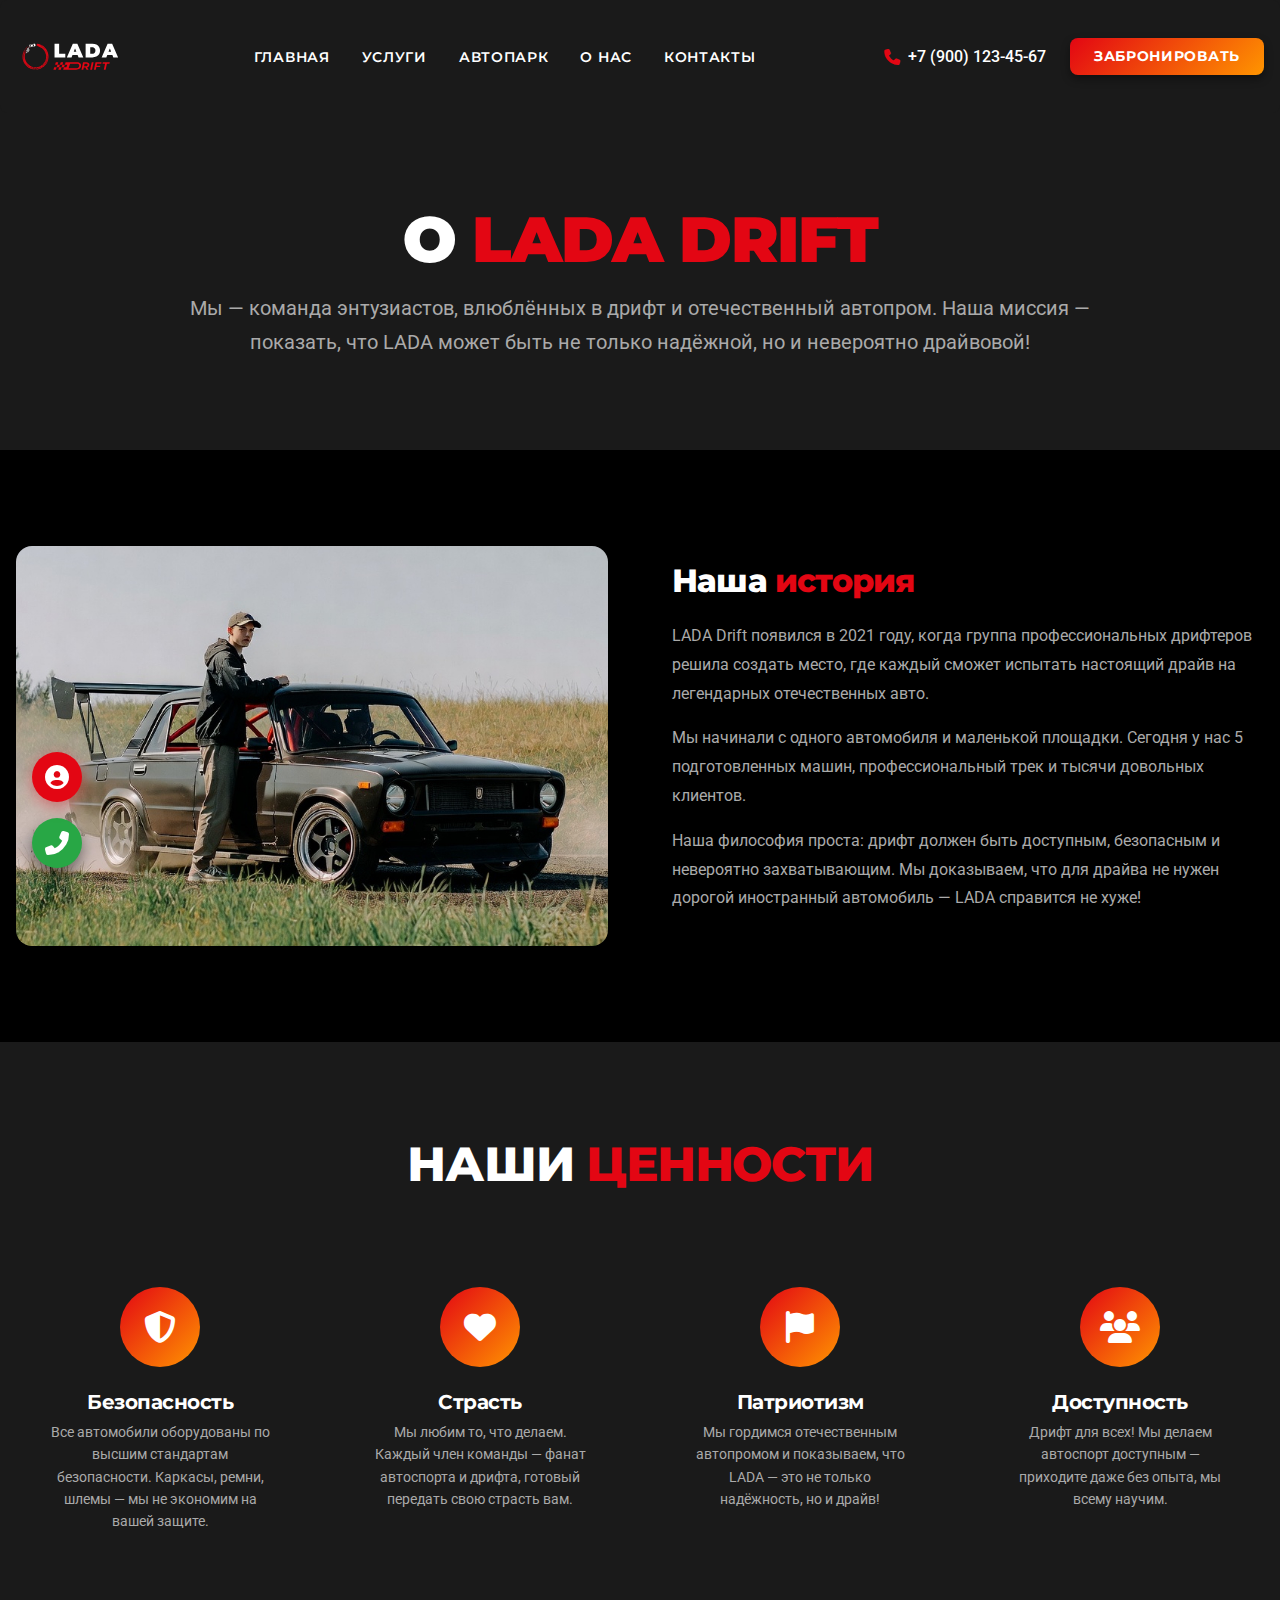
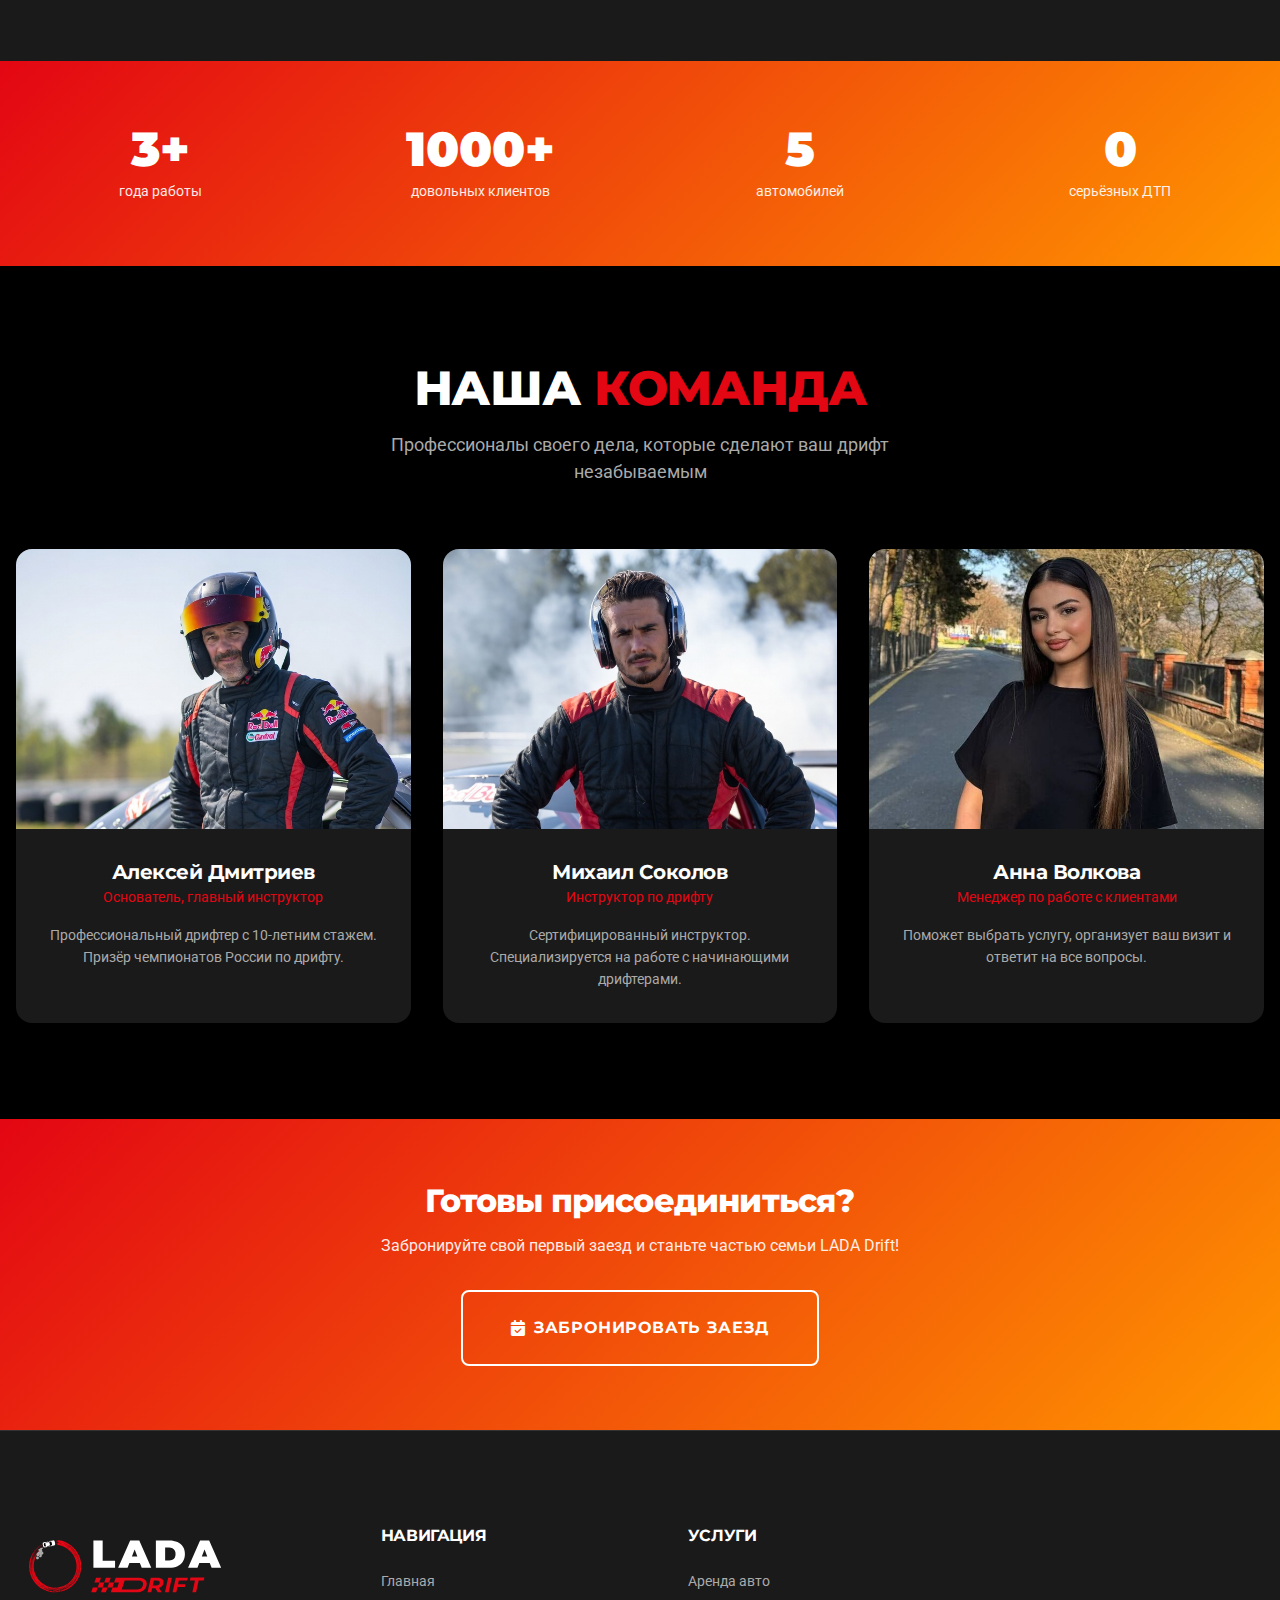
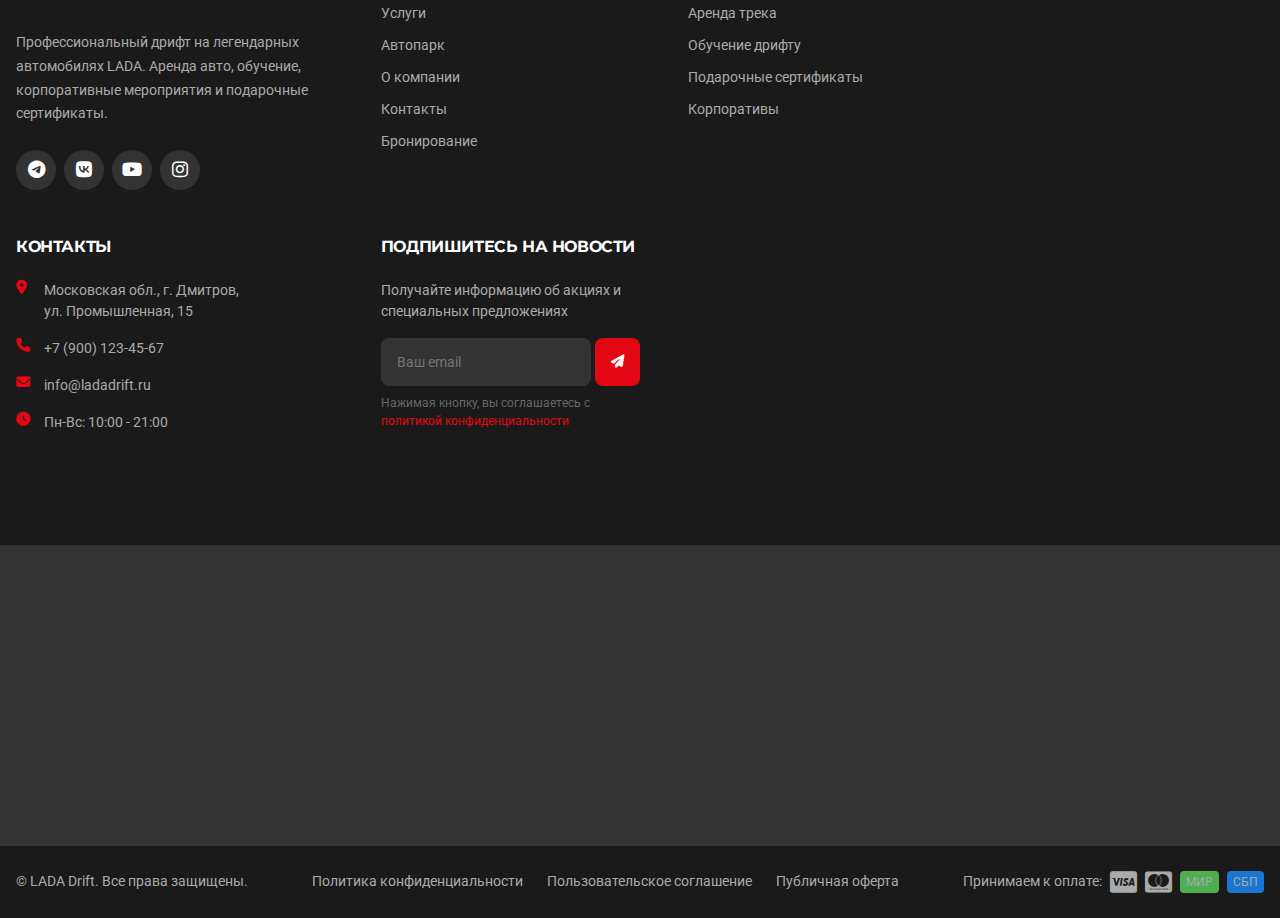
<file: about.html>
<!DOCTYPE html>
<html lang="ru">
<head>
    <meta charset="UTF-8">
    <meta name="viewport" content="width=device-width, initial-scale=1.0">
    <meta name="description" content="">
    <meta name="keywords" content="дрифт, LADA, дрифт обучение, аренда авто дрифт, подарочный сертификат дрифт, автодром">
    <!-- Yandex.Metrika counter -->
    <script type="text/javascript">
        (function(m,e,t,r,i,k,a){
            m[i]=m[i]||function(){(m[i].a=m[i].a||[]).push(arguments)};
            m[i].l=1*new Date();
            for (var j = 0; j < document.scripts.length; j++) {if (document.scripts[j].src === r) { return; }}
            k=e.createElement(t),a=e.getElementsByTagName(t)[0],k.async=1,k.src=r,a.parentNode.insertBefore(k,a)
        })(window, document,'script','https://mc.yandex.ru/metrika/tag.js?id=106941690', 'ym');
    
        ym(106941690, 'init', {ssr:true, webvisor:true, clickmap:true, ecommerce:"dataLayer", referrer: document.referrer, url: location.href, accurateTrackBounce:true, trackLinks:true});
    </script>
    <noscript><div><img src="https://mc.yandex.ru/watch/106941690" style="position:absolute; left:-9999px;" alt="" /></div></noscript>
    <!-- /Yandex.Metrika counter -->
    <link rel="icon" type="image/png" href="assets/images/logo/favicon.png">
    <link rel="preconnect" href="https://fonts.googleapis.com">
    <link rel="preconnect" href="https://fonts.gstatic.com" crossorigin>
    <link href="https://fonts.googleapis.com/css2?family=Montserrat:wght@400;500;600;700;800;900&family=Roboto:wght@300;400;500;700&display=swap" rel="stylesheet">
    <link rel="stylesheet" href="https://cdnjs.cloudflare.com/ajax/libs/font-awesome/6.4.0/css/all.min.css">
    <link rel="stylesheet" href="css/fonts.css">
    <link rel="stylesheet" href="css/style.css">
    <link rel="stylesheet" href="css/pages.css">
    <link rel="stylesheet" href="css/responsive.css">
    <title>О компании | LADA Drift</title>
</head>
<body>
    <header class="header" id="header">
        <div class="container">
            <div class="header__inner">
                <a href="index.html" class="header__logo">
                    <img src="assets/images/logo/logo.svg" alt="LADA Drift" class="header__logo-img">
                </a>
                <nav class="header__nav" id="mainNav">
                    <ul class="header__menu">
                        <li class="header__menu-item"><a href="index.html" class="header__menu-link ">Главная</a></li>
                        <li class="header__menu-item"><a href="services.html" class="header__menu-link ">Услуги</a></li>
                        <li class="header__menu-item"><a href="fleet.html" class="header__menu-link ">Автопарк</a></li>
                        <li class="header__menu-item"><a href="about.html" class="header__menu-link ">О нас</a></li>
                        <li class="header__menu-item"><a href="contacts.html" class="header__menu-link ">Контакты</a></li>
                    </ul>
                </nav>
                <div class="header__actions">
                    <a href="tel:+79001234567" class="header__phone"><i class="fas fa-phone"></i><span>+7 (900) 123-45-67</span></a>
                    <a href="booking.html" class="btn btn--primary header__btn">Забронировать</a>
                    <button class="header__burger" id="burgerBtn" aria-label="Открыть меню">
                        <span class="header__burger-line"></span><span class="header__burger-line"></span><span class="header__burger-line"></span>
                    </button>
                </div>
            </div>
        </div>
        <div class="mobile-menu" id="mobileMenu">
            <div class="mobile-menu__overlay" id="mobileOverlay"></div>
            <div class="mobile-menu__content">
                <div class="mobile-menu__header">
                    <a href="index.html" class="mobile-menu__logo">
                        <img src="assets/images/logo/logo.svg" alt="LADA Drift">
                    </a>
                    <button class="mobile-menu__close" id="closeMenuBtn" aria-label="Закрыть меню"><i class="fas fa-times"></i></button>
                </div>
                <nav class="mobile-menu__nav">
                    <ul class="mobile-menu__list">
                        <li><a href="index.html" class="">Главная</a></li>
                        <li><a href="services.html" class="">Услуги</a></li>
                        <li><a href="fleet.html" class="">Автопарк</a></li>
                        <li><a href="about.html" class="">О нас</a></li>
                        <li><a href="contacts.html" class="">Контакты</a></li>
                    </ul>
                </nav>
                <div class="mobile-menu__footer">
                    <a href="tel:+79001234567" class="mobile-menu__phone"><i class="fas fa-phone"></i>+7 (900) 123-45-67</a>
                    <a href="booking.html" class="btn btn--primary btn--block">Забронировать</a>
                    <div class="mobile-menu__social">
                        <a href="https://t.me/ladadrift" target="_blank" rel="noopener" aria-label="Telegram"><i class="fab fa-telegram"></i></a>
                        <a href="https://vk.com/ladadrift" target="_blank" rel="noopener" aria-label="VK"><i class="fab fa-vk"></i></a>
                        <a href="https://youtube.com/@ladadrift" target="_blank" rel="noopener" aria-label="YouTube"><i class="fab fa-youtube"></i></a>
                    </div>
                </div>
            </div>
        </div>
    </header>

    <main class="">
        <!-- Hero -->
        <section class="page-hero page-hero--tall page-hero--bg-about">
            <div class="page-hero__content">
                <h1 class="page-hero__title">О <span>LADA Drift</span></h1>
                <p class="page-hero__text">
                    Мы — команда энтузиастов, влюблённых в дрифт и отечественный автопром. 
                    Наша миссия — показать, что LADA может быть не только надёжной, но и невероятно драйвовой!
                </p>
            </div>
        </section>
        
        <!-- Story -->
        <section class="story">
            <div class="container">
                <div class="story__grid">
                    <div class="story__image">
                        <img src="assets/images/story__image.jpg" alt="История LADA Drift">
                    </div>
                    <div class="story__content">
                        <h2>Наша <span>история</span></h2>
                        <p>
                            LADA Drift появился в 2021 году, когда группа профессиональных дрифтеров решила 
                            создать место, где каждый сможет испытать настоящий драйв на легендарных отечественных авто.
                        </p>
                        <p>
                            Мы начинали с одного автомобиля и маленькой площадки. Сегодня у нас 5 подготовленных машин, 
                            профессиональный трек и тысячи довольных клиентов.
                        </p>
                        <p>
                            Наша философия проста: дрифт должен быть доступным, безопасным и невероятно захватывающим. 
                            Мы доказываем, что для драйва не нужен дорогой иностранный автомобиль — LADA справится не хуже!
                        </p>
                    </div>
                </div>
            </div>
        </section>
        
        <!-- Values -->
        <section class="values">
            <div class="container">
                <div class="section-header">
                    <h2 class="section-header__title">Наши <span>ценности</span></h2>
                </div>
                
                <div class="values__grid">
                    <div class="value-card">
                        <div class="value-card__icon">
                            <i class="fas fa-shield-alt"></i>
                        </div>
                        <h3 class="value-card__title">Безопасность</h3>
                        <p class="value-card__text">
                            Все автомобили оборудованы по высшим стандартам безопасности. 
                            Каркасы, ремни, шлемы — мы не экономим на вашей защите.
                        </p>
                    </div>
                    
                    <div class="value-card">
                        <div class="value-card__icon">
                            <i class="fas fa-heart"></i>
                        </div>
                        <h3 class="value-card__title">Страсть</h3>
                        <p class="value-card__text">
                            Мы любим то, что делаем. Каждый член команды — фанат автоспорта 
                            и дрифта, готовый передать свою страсть вам.
                        </p>
                    </div>
                    
                    <div class="value-card">
                        <div class="value-card__icon">
                            <i class="fas fa-flag"></i>
                        </div>
                        <h3 class="value-card__title">Патриотизм</h3>
                        <p class="value-card__text">
                            Мы гордимся отечественным автопромом и показываем, 
                            что LADA — это не только надёжность, но и драйв!
                        </p>
                    </div>
                    
                    <div class="value-card">
                        <div class="value-card__icon">
                            <i class="fas fa-users"></i>
                        </div>
                        <h3 class="value-card__title">Доступность</h3>
                        <p class="value-card__text">
                            Дрифт для всех! Мы делаем автоспорт доступным — 
                            приходите даже без опыта, мы всему научим.
                        </p>
                    </div>
                </div>
            </div>
        </section>
        
        <!-- Numbers -->
        <section class="numbers" aria-labelledby="numbers-heading">
            <h2 id="numbers-heading" class="visually-hidden">Наши достижения</h2>
            <div class="container">
                <div class="numbers__grid">
                    <div class="number-item">
                        <div class="number-item__value">3+</div>
                        <div class="number-item__label">года работы</div>
                    </div>
                    <div class="number-item">
                        <div class="number-item__value">1000+</div>
                        <div class="number-item__label">довольных клиентов</div>
                    </div>
                    <div class="number-item">
                        <div class="number-item__value">5</div>
                        <div class="number-item__label">автомобилей</div>
                    </div>
                    <div class="number-item">
                        <div class="number-item__value">0</div>
                        <div class="number-item__label">серьёзных ДТП</div>
                    </div>
                </div>
            </div>
        </section>
        
        <!-- Team -->
        <section class="team">
            <div class="container">
                <div class="section-header">
                    <h2 class="section-header__title">Наша <span>команда</span></h2>
                    <p class="section-header__subtitle">
                        Профессионалы своего дела, которые сделают ваш дрифт незабываемым
                    </p>
                </div>
                
                <div class="team__grid">
                    <div class="team-card">
                        <div class="team-card__image">
                            <img src="assets/images/team-card__image1.jpg" alt="Алексей Дмитриев">
                        </div>
                        <div class="team-card__content">
                            <h3 class="team-card__name">Алексей Дмитриев</h3>
                            <p class="team-card__role">Основатель, главный инструктор</p>
                            <p class="team-card__text">
                                Профессиональный дрифтер с 10-летним стажем. 
                                Призёр чемпионатов России по дрифту.
                            </p>
                        </div>
                    </div>
                    
                    <div class="team-card">
                        <div class="team-card__image">
                            <img src="assets/images/team-card__image2.jpg" alt="Михаил Соколов">
                        </div>
                        <div class="team-card__content">
                            <h3 class="team-card__name">Михаил Соколов</h3>
                            <p class="team-card__role">Инструктор по дрифту</p>
                            <p class="team-card__text">
                                Сертифицированный инструктор. Специализируется 
                                на работе с начинающими дрифтерами.
                            </p>
                        </div>
                    </div>
                    
                    <div class="team-card">
                        <div class="team-card__image">
                            <img src="assets/images/team-card__image3.jpg" alt="Анна Волкова">
                        </div>
                        <div class="team-card__content">
                            <h3 class="team-card__name">Анна Волкова</h3>
                            <p class="team-card__role">Менеджер по работе с клиентами</p>
                            <p class="team-card__text">
                                Поможет выбрать услугу, организует ваш визит 
                                и ответит на все вопросы.
                            </p>
                        </div>
                    </div>
                </div>
            </div>
        </section>
        
        <!-- CTA -->
        <section class="section section--accent">
            <div class="container container--center">
                <h2>Готовы присоединиться?</h2>
                <p>
                    Забронируйте свой первый заезд и станьте частью семьи LADA Drift!
                </p>
                <a href="booking.html" class="btn btn--secondary btn--lg">
                    <i class="fas fa-calendar-check"></i> Забронировать заезд
                </a>
            </div>
        </section>
    </main>
    <footer class="footer">
        <div class="footer__top">
            <div class="container">
                <div class="footer__grid">
                    <div class="footer__col footer__col--about">
                        <a href="index.html" class="footer__logo">
                            <img src="assets/images/logo/logo.svg" alt="LADA Drift" width="50" height="50">
                        </a>
                        <p class="footer__description">
                            Профессиональный дрифт на легендарных автомобилях LADA.
                            Аренда авто, обучение, корпоративные мероприятия и подарочные сертификаты.
                        </p>
                        <div class="footer__social">
                            <a href="https://t.me/ladadrift" target="_blank" rel="noopener" class="footer__social-link" aria-label="Telegram">
                                <i class="fab fa-telegram"></i>
                            </a>
                            <a href="https://vk.com/ladadrift" target="_blank" rel="noopener" class="footer__social-link" aria-label="VK">
                                <i class="fab fa-vk"></i>
                            </a>
                            <a href="https://youtube.com/@ladadrift" target="_blank" rel="noopener" class="footer__social-link" aria-label="YouTube">
                                <i class="fab fa-youtube"></i>
                            </a>
                            <a href="https://instagram.com/ladadrift" target="_blank" rel="noopener" class="footer__social-link" aria-label="Instagram">
                                <i class="fab fa-instagram"></i>
                            </a>
                        </div>
                    </div>

                    <div class="footer__col">
                        <h3 class="footer__title">Навигация</h3>
                        <ul class="footer__menu">
                            <li><a href="index.html">Главная</a></li>
                            <li><a href="services.html">Услуги</a></li>
                            <li><a href="fleet.html">Автопарк</a></li>
                            <li><a href="about.html">О компании</a></li>
                            <li><a href="contacts.html">Контакты</a></li>
                            <li><a href="booking.html">Бронирование</a></li>
                        </ul>
                    </div>

                    <div class="footer__col">
                        <h3 class="footer__title">Услуги</h3>
                        <ul class="footer__menu">
                            <li><a href="services.html#car-rental">Аренда авто</a></li>
                            <li><a href="services.html#track-rental">Аренда трека</a></li>
                            <li><a href="services.html#training">Обучение дрифту</a></li>
                            <li><a href="services.html#certificate">Подарочные сертификаты</a></li>
                            <li><a href="services.html#corporate">Корпоративы</a></li>
                        </ul>
                    </div>

                    <div class="footer__col">
                        <h3 class="footer__title">Контакты</h3>
                        <ul class="footer__contacts">
                            <li>
                                <i class="fas fa-map-marker-alt"></i>
                                <span>Московская обл., г. Дмитров,<br>ул. Промышленная, 15</span>
                            </li>
                            <li>
                                <i class="fas fa-phone"></i>
                                <a href="tel:+79001234567">+7 (900) 123-45-67</a>
                            </li>
                            <li>
                                <i class="fas fa-envelope"></i>
                                <a href="mailto:info@ladadrift.ru">info@ladadrift.ru</a>
                            </li>
                            <li>
                                <i class="fas fa-clock"></i>
                                <span>Пн-Вс: 10:00 - 21:00</span>
                            </li>
                        </ul>
                    </div>

                    <div class="footer__col footer__col--subscribe">
                        <h3 class="footer__title">Подпишитесь на новости</h3>
                        <p class="footer__subscribe-text">
                            Получайте информацию об акциях и специальных предложениях
                        </p>
                        <form class="footer__subscribe-form" id="subscribeForm">
                            <div class="footer__subscribe-input">
                                <input type="email" name="email" placeholder="Ваш email" required autocomplete="email">
                                <button type="submit" aria-label="Подписаться">
                                    <i class="fas fa-paper-plane"></i>
                                </button>
                            </div>
                            <p class="footer__subscribe-note">
                                Нажимая кнопку, вы соглашаетесь с
                                <a href="pages/privacy.html">политикой конфиденциальности</a>
                            </p>
                        </form>
                    </div>
                </div>
            </div>
        </div>

        <div class="footer__map">
            <div class="footer__map-container" id="footerMap">
                <iframe
                    src="https://yandex.ru/map-widget/v1/?um=constructor%3A2f8e9d3b7c4a5f1e0d9c8b7a6f5e4d3c&amp;source=constructor"
                    style="width:100%; height:300px; border:none;"
                    loading="lazy"
                    title="Карта проезда к LADA Drift"
                ></iframe>
            </div>
        </div>

        <div class="footer__bottom">
            <div class="container">
                <div class="footer__bottom-inner">
                    <p class="footer__copyright">
                        &copy;  LADA Drift. Все права защищены.
                    </p>
                    <div class="footer__links">
                        <a href="pages/privacy.html">Политика конфиденциальности</a>
                        <a href="pages/terms.html">Пользовательское соглашение</a>
                        <a href="pages/oferta.html">Публичная оферта</a>
                    </div>
                    <div class="footer__payment">
                        <span>Принимаем к оплате:</span>
                        <i class="fab fa-cc-visa" style="font-size: 1.5rem;"></i>
                        <i class="fab fa-cc-mastercard" style="font-size: 1.5rem;"></i>
                        <span style="font-size: 0.75rem; background: #4CAF50; padding: 2px 6px; border-radius: 4px;">МИР</span>
                        <span style="font-size: 0.75rem; background: #1976D2; padding: 2px 6px; border-radius: 4px;">СБП</span>
                    </div>
                </div>
            </div>
        </div>
    </footer>

    <button class="scroll-top" id="scrollTopBtn" aria-label="Наверх">
        <i class="fas fa-chevron-up"></i>
    </button>

    <div class="callback-widget" id="callbackWidget">
        <button class="callback-widget__btn" id="callbackBtn" aria-label="Заказать звонок">
            <i class="fas fa-phone-alt"></i>
        </button>
        <div class="callback-widget__form" id="callbackForm">
            <div class="callback-widget__header">
                <h4>Заказать звонок</h4>
                <button class="callback-widget__close" id="closeCallbackBtn" aria-label="Закрыть">
                    <i class="fas fa-times"></i>
                </button>
            </div>
            <form id="callbackRequestForm">
                <div class="form-group">
                    <input type="text" name="name" class="form-control" placeholder="Ваше имя" required>
                </div>
                <div class="form-group">
                    <input type="tel" name="phone" class="form-control" placeholder="+7 (___) ___-__-__" required>
                </div>
                <button type="submit" class="btn btn--primary btn--block">Перезвоните мне</button>
            </form>
        </div>
    </div>

    <div class="modal" id="modal">
        <div class="modal__overlay" id="modalOverlay"></div>
        <div class="modal__content" id="modalContent">
            <button class="modal__close" id="modalClose" aria-label="Закрыть">
                <i class="fas fa-times"></i>
            </button>
            <div class="modal__body" id="modalBody"></div>
        </div>
    </div>

    <div class="toast-container" id="toastContainer"></div>

    <a href="#" class="cabinet-fab" id="cabinetBtn" aria-label="Личный кабинет" title="Личный кабинет">
        <i class="fas fa-user-circle"></i>
    </a>

    <div class="auth-modal" id="authModal">
        <div class="auth-modal__overlay" id="authModalOverlay"></div>
        <div class="auth-modal__content">
            <button class="auth-modal__close" id="authModalClose" aria-label="Закрыть"><i class="fas fa-times"></i></button>
            <div class="auth-modal__body" id="authModalBody"></div>
        </div>
    </div>

    <script src="js/main.js"></script>
    <script src="js/auth-modal.js"></script>
    
    
    
    
    
    
</body>
</html>
</file>
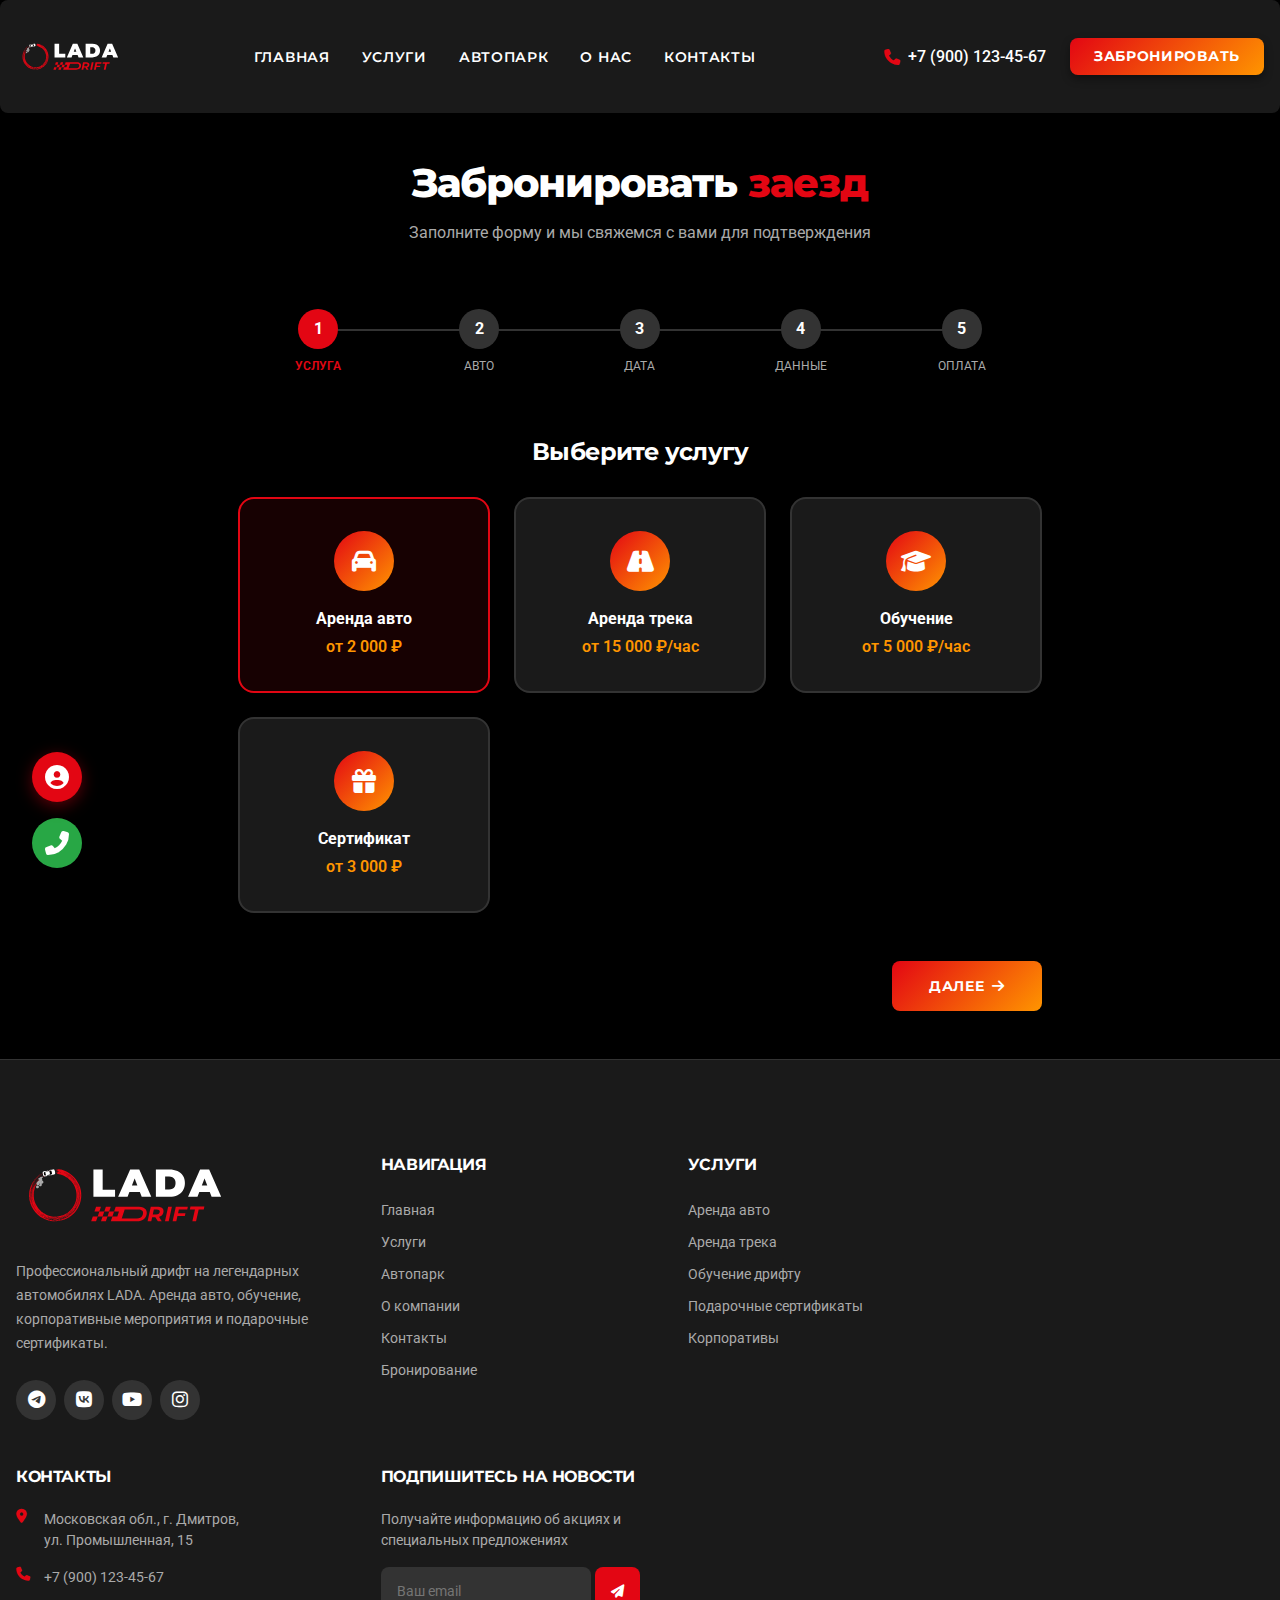
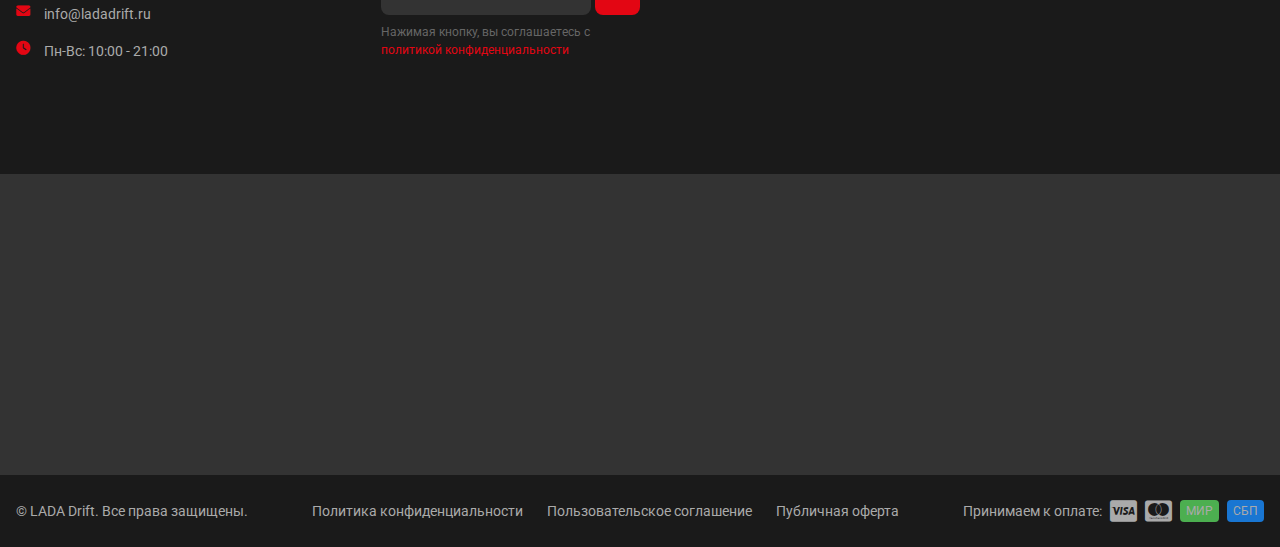
<file: booking.html>
<!DOCTYPE html>
<html lang="ru">
<head>
    <meta charset="UTF-8">
    <meta name="viewport" content="width=device-width, initial-scale=1.0">
    <meta name="description" content="">
    <meta name="keywords" content="дрифт, LADA, дрифт обучение, аренда авто дрифт, подарочный сертификат дрифт, автодром">
    <link rel="icon" type="image/png" href="assets/images/logo/favicon.png">
    <link rel="preconnect" href="https://fonts.googleapis.com">
    <link rel="preconnect" href="https://fonts.gstatic.com" crossorigin>
    <link href="https://fonts.googleapis.com/css2?family=Montserrat:wght@400;500;600;700;800;900&family=Roboto:wght@300;400;500;700&display=swap" rel="stylesheet">
    <link rel="stylesheet" href="https://cdnjs.cloudflare.com/ajax/libs/font-awesome/6.4.0/css/all.min.css">
    <link rel="stylesheet" href="css/fonts.css">
    <link rel="stylesheet" href="css/style.css">
    <link rel="stylesheet" href="css/pages.css">
    <link rel="stylesheet" href="css/responsive.css">
    <title>Бронирование | LADA Drift</title>
</head>
<body>
    <header class="header" id="header">
        <div class="container">
            <div class="header__inner">
                <a href="index.html" class="header__logo">
                    <img src="assets/images/logo/logo.svg" alt="LADA Drift" class="header__logo-img">
                </a>
                <nav class="header__nav" id="mainNav">
                    <ul class="header__menu">
                        <li class="header__menu-item"><a href="index.html" class="header__menu-link ">Главная</a></li>
                        <li class="header__menu-item"><a href="services.html" class="header__menu-link ">Услуги</a></li>
                        <li class="header__menu-item"><a href="fleet.html" class="header__menu-link ">Автопарк</a></li>
                        <li class="header__menu-item"><a href="about.html" class="header__menu-link ">О нас</a></li>
                        <li class="header__menu-item"><a href="contacts.html" class="header__menu-link ">Контакты</a></li>
                    </ul>
                </nav>
                <div class="header__actions">
                    <a href="tel:+79001234567" class="header__phone"><i class="fas fa-phone"></i><span>+7 (900) 123-45-67</span></a>
                    <a href="booking.html" class="btn btn--primary header__btn">Забронировать</a>
                    <button class="header__burger" id="burgerBtn" aria-label="Открыть меню">
                        <span class="header__burger-line"></span><span class="header__burger-line"></span><span class="header__burger-line"></span>
                    </button>
                </div>
            </div>
        </div>
        <div class="mobile-menu" id="mobileMenu">
            <div class="mobile-menu__overlay" id="mobileOverlay"></div>
            <div class="mobile-menu__content">
                <div class="mobile-menu__header">
                    <a href="index.html" class="mobile-menu__logo">
                        <img src="assets/images/logo/logo.svg" alt="LADA Drift">
                    </a>
                    <button class="mobile-menu__close" id="closeMenuBtn" aria-label="Закрыть меню"><i class="fas fa-times"></i></button>
                </div>
                <nav class="mobile-menu__nav">
                    <ul class="mobile-menu__list">
                        <li><a href="index.html" class="">Главная</a></li>
                        <li><a href="services.html" class="">Услуги</a></li>
                        <li><a href="fleet.html" class="">Автопарк</a></li>
                        <li><a href="about.html" class="">О нас</a></li>
                        <li><a href="contacts.html" class="">Контакты</a></li>
                    </ul>
                </nav>
                <div class="mobile-menu__footer">
                    <a href="tel:+79001234567" class="mobile-menu__phone"><i class="fas fa-phone"></i>+7 (900) 123-45-67</a>
                    <a href="booking.html" class="btn btn--primary btn--block">Забронировать</a>
                    <div class="mobile-menu__social">
                        <a href="https://t.me/ladadrift" target="_blank" rel="noopener" aria-label="Telegram"><i class="fab fa-telegram"></i></a>
                        <a href="https://vk.com/ladadrift" target="_blank" rel="noopener" aria-label="VK"><i class="fab fa-vk"></i></a>
                        <a href="https://youtube.com/@ladadrift" target="_blank" rel="noopener" aria-label="YouTube"><i class="fab fa-youtube"></i></a>
                    </div>
                </div>
            </div>
        </div>
    </header>

    <main class="">
        <div class="container">
            <div class="booking-container">
                <!-- Заголовок -->
                <div class="booking-header">
                    <h1 class="booking-header__title">
                        Забронировать <span>заезд</span>
                    </h1>
                    <p class="text-muted">Заполните форму и мы свяжемся с вами для подтверждения</p>
                </div>
                
                <!-- Индикатор шагов -->
                <div class="booking-steps">
                    <div class="booking-step active" data-step="1">
                        <div class="booking-step__number">1</div>
                        <div class="booking-step__label">Услуга</div>
                    </div>
                    <div class="booking-step" data-step="2">
                        <div class="booking-step__number">2</div>
                        <div class="booking-step__label">Авто</div>
                    </div>
                    <div class="booking-step" data-step="3">
                        <div class="booking-step__number">3</div>
                        <div class="booking-step__label">Дата</div>
                    </div>
                    <div class="booking-step" data-step="4">
                        <div class="booking-step__number">4</div>
                        <div class="booking-step__label">Данные</div>
                    </div>
                    <div class="booking-step" data-step="5">
                        <div class="booking-step__number">5</div>
                        <div class="booking-step__label">Оплата</div>
                    </div>
                </div>
                
                <!-- Форма бронирования -->
                <form id="bookingForm" action="php/process_booking.php" method="POST" novalidate>
                    <!-- Шаг 1: Выбор услуги -->
                    <div class="step-content active" data-step="1">
                        <h2 class="step-title">Выберите услугу</h2>
                        
                        <div class="service-options">
                            <div class="service-option">
                                <input type="radio" name="service_type" id="srv_car" value="car_rental" checked>
                                <label for="srv_car">
                                    <span class="service-option__icon"><i class="fas fa-car"></i></span>
                                    <span class="service-option__title">Аренда авто</span>
                                    <span class="service-option__price">от 2 000 ₽</span>
                                </label>
                            </div>
                            <div class="service-option">
                                <input type="radio" name="service_type" id="srv_track" value="track_rental">
                                <label for="srv_track">
                                    <span class="service-option__icon"><i class="fas fa-road"></i></span>
                                    <span class="service-option__title">Аренда трека</span>
                                    <span class="service-option__price">от 15 000 ₽/час</span>
                                </label>
                            </div>
                            <div class="service-option">
                                <input type="radio" name="service_type" id="srv_training" value="training">
                                <label for="srv_training">
                                    <span class="service-option__icon"><i class="fas fa-graduation-cap"></i></span>
                                    <span class="service-option__title">Обучение</span>
                                    <span class="service-option__price">от 5 000 ₽/час</span>
                                </label>
                            </div>
                            <div class="service-option">
                                <input type="radio" name="service_type" id="srv_cert" value="certificate">
                                <label for="srv_cert">
                                    <span class="service-option__icon"><i class="fas fa-gift"></i></span>
                                    <span class="service-option__title">Сертификат</span>
                                    <span class="service-option__price">от 3 000 ₽</span>
                                </label>
                            </div>
                        </div>
                        
                        <div class="booking-nav">
                            <div></div>
                            <button type="button" class="btn btn--primary" data-next="2">
                                Далее <i class="fas fa-arrow-right"></i>
                            </button>
                        </div>
                    </div>
                    
                    <!-- Шаг 2: Выбор автомобиля -->
                    <div class="step-content" data-step="2">
                        <h2 class="step-title">Выберите автомобиль</h2>
                        
                        <div class="car-options" id="carOptions">
                            <div class="car-option">
                                <input type="radio" name="car_id" id="car1" value="1" data-price="2800">
                                <label for="car1">
                                    <span class="car-option__image"><img src="assets/images/fleet-card__image.webp" alt="ВАЗ-2105 VFTS"></span>
                                    <span class="car-option__info"><span class="car-option__name">ВАЗ-2105 VFTS</span><span class="car-option__price">2 800 ₽/час</span></span>
                                    <span class="car-option__check"><i class="fas fa-check"></i></span>
                                </label>
                            </div>
                            <div class="car-option">
                                <input type="radio" name="car_id" id="car2" value="2" data-price="2500">
                                <label for="car2">
                                    <span class="car-option__image"><img src="assets/images/fleet-card__image.jpg.webp" alt="ВАЗ-2107 Семёрка-Сатана"></span>
                                    <span class="car-option__info"><span class="car-option__name">ВАЗ-2107 Семёрка-Сатана</span><span class="car-option__price">2 500 ₽/час</span></span>
                                    <span class="car-option__check"><i class="fas fa-check"></i></span>
                                </label>
                            </div>
                            <div class="car-option">
                                <input type="radio" name="car_id" id="car3" value="3" data-price="3200">
                                <label for="car3">
                                    <span class="car-option__image"><img src="assets/images/fleet-card__image.jpg" alt="LADA Priora"></span>
                                    <span class="car-option__info"><span class="car-option__name">LADA Priora</span><span class="car-option__price">3 200 ₽/час</span></span>
                                    <span class="car-option__check"><i class="fas fa-check"></i></span>
                                </label>
                            </div>
                            <div class="car-option">
                                <input type="radio" name="car_id" id="car4" value="4" data-price="3500">
                                <label for="car4">
                                    <span class="car-option__image"><img src="assets/images/car-card__image.jpg" alt="LADA Granta Sport"></span>
                                    <span class="car-option__info"><span class="car-option__name">LADA Granta Sport</span><span class="car-option__price">3 500 ₽/час</span></span>
                                    <span class="car-option__check"><i class="fas fa-check"></i></span>
                                </label>
                            </div>
                            <div class="car-option">
                                <input type="radio" name="car_id" id="car5" value="5" data-price="3800">
                                <label for="car5">
                                    <span class="car-option__image"><img src="assets/images/car-card__image4.jpg" alt="LADA Niva Legend"></span>
                                    <span class="car-option__info"><span class="car-option__name">LADA Niva Legend</span><span class="car-option__price">3 800 ₽/час</span></span>
                                    <span class="car-option__check"><i class="fas fa-check"></i></span>
                                </label>
                            </div>
                            <div class="car-option">
                                <input type="radio" name="car_id" id="car6" value="6" data-price="2700">
                                <label for="car6">
                                    <span class="car-option__image"><img src="assets/images/car-card__image3.jpg" alt="ВАЗ-2107 Семёрка-Шериф"></span>
                                    <span class="car-option__info"><span class="car-option__name">ВАЗ-2107 Семёрка-Шериф</span><span class="car-option__price">2 700 ₽/час</span></span>
                                    <span class="car-option__check"><i class="fas fa-check"></i></span>
                                </label>
                            </div>
                        </div>
                        
                        <div class="booking-nav">
                            <button type="button" class="btn btn--secondary" data-prev="1">
                                <i class="fas fa-arrow-left"></i> Назад
                            </button>
                            <button type="button" class="btn btn--primary" data-next="3">
                                Далее <i class="fas fa-arrow-right"></i>
                            </button>
                        </div>
                    </div>
                    
                    <!-- Шаг 3: Выбор даты и времени -->
                    <div class="step-content" data-step="3">
                        <h2 class="step-title">Выберите дату и время</h2>
                        
                        <div class="datetime-grid">
                            <div class="date-picker">
                                <label class="form-label">Дата</label>
                                <input type="date" name="booking_date" id="bookingDate" required>
                            </div>
                            
                            <div>
                                <label class="form-label">Время</label>
                                <div class="time-slots" id="timeSlots">
                                    <div class="time-slot" data-time="10:00-11:00">10:00</div>
                                    <div class="time-slot" data-time="11:00-12:00">11:00</div>
                                    <div class="time-slot" data-time="12:00-13:00">12:00</div>
                                    <div class="time-slot" data-time="13:00-14:00">13:00</div>
                                    <div class="time-slot" data-time="14:00-15:00">14:00</div>
                                    <div class="time-slot" data-time="15:00-16:00">15:00</div>
                                    <div class="time-slot" data-time="16:00-17:00">16:00</div>
                                    <div class="time-slot" data-time="17:00-18:00">17:00</div>
                                    <div class="time-slot" data-time="18:00-19:00">18:00</div>
                                    <div class="time-slot" data-time="19:00-20:00">19:00</div>
                                    <div class="time-slot" data-time="20:00-21:00">20:00</div>
                                </div>
                                <input type="hidden" name="time_slot" id="timeSlotInput">
                            </div>
                        </div>
                        
                        <div class="form-group" style="margin-top: var(--spacing-xl);">
                            <label class="form-label">Длительность</label>
                            <select name="duration" class="form-control" id="durationSelect">
                                <option value="30">30 минут</option>
                                <option value="60" selected>1 час</option>
                                <option value="120">2 часа</option>
                                <option value="180">3 часа</option>
                            </select>
                        </div>
                        
                        <div class="booking-nav">
                            <button type="button" class="btn btn--secondary" data-prev="2">
                                <i class="fas fa-arrow-left"></i> Назад
                            </button>
                            <button type="button" class="btn btn--primary" data-next="4">
                                Далее <i class="fas fa-arrow-right"></i>
                            </button>
                        </div>
                    </div>
                    
                    <!-- Шаг 4: Данные клиента -->
                    <div class="step-content" data-step="4">
                        <h2 class="step-title">Ваши данные</h2>
                        
                        <div class="client-form">
                            <div class="form-group">
                                <label class="form-label required">Ваше имя</label>
                                <input type="text" name="client_name" class="form-control" 
                                       placeholder="Иван Иванов" required minlength="2">
                            </div>
                            
                            <div class="form-group">
                                <label class="form-label required">Телефон</label>
                                <input type="tel" name="phone" class="form-control" 
                                       placeholder="+7 (___) ___-__-__" required>
                            </div>
                            
                            <div class="form-group">
                                <label class="form-label">Email</label>
                                <input type="email" name="email" class="form-control" 
                                       placeholder="email@example.com">
                            </div>
                            
                            <div class="form-group" id="driverLicenseGroup">
                                <label class="form-label required">Водительское удостоверение</label>
                                <input type="text" name="driver_license" class="form-control" 
                                       placeholder="Серия и номер">
                                <small class="text-muted">Необходимо для аренды автомобиля</small>
                            </div>
                            
                            <div class="form-group">
                                <label class="form-label">Комментарий</label>
                                <textarea name="comment" class="form-control" rows="3" 
                                          placeholder="Пожелания или вопросы..."></textarea>
                            </div>
                            
                            <div class="form-check">
                                <input type="checkbox" id="agreeTerms" name="agree_terms" required>
                                <label class="form-check-label" for="agreeTerms">
                                    Я согласен с <a href="terms.html" target="_blank">условиями</a> и 
                                    <a href="privacy.html" target="_blank">политикой конфиденциальности</a>
                                </label>
                            </div>
                        </div>
                        
                        <div class="booking-nav">
                            <button type="button" class="btn btn--secondary" data-prev="3">
                                <i class="fas fa-arrow-left"></i> Назад
                            </button>
                            <button type="button" class="btn btn--primary" data-next="5">
                                Далее <i class="fas fa-arrow-right"></i>
                            </button>
                        </div>
                    </div>
                    
                    <!-- Шаг 5: Подтверждение и оплата -->
                    <div class="step-content" data-step="5">
                        <h2 class="step-title">Подтверждение</h2>
                        
                        <div class="booking-summary">
                            <h3 class="booking-summary__title">Детали бронирования</h3>
                            
                            <div class="booking-summary__row">
                                <span class="booking-summary__label">Услуга:</span>
                                <span class="booking-summary__value" id="summaryService">-</span>
                            </div>
                            
                            <div class="booking-summary__row" id="summaryCarRow">
                                <span class="booking-summary__label">Автомобиль:</span>
                                <span class="booking-summary__value" id="summaryCar">-</span>
                            </div>
                            
                            <div class="booking-summary__row">
                                <span class="booking-summary__label">Дата:</span>
                                <span class="booking-summary__value" id="summaryDate">-</span>
                            </div>
                            
                            <div class="booking-summary__row">
                                <span class="booking-summary__label">Время:</span>
                                <span class="booking-summary__value" id="summaryTime">-</span>
                            </div>
                            
                            <div class="booking-summary__row">
                                <span class="booking-summary__label">Длительность:</span>
                                <span class="booking-summary__value" id="summaryDuration">-</span>
                            </div>
                            
                            <div class="booking-summary__row">
                                <span class="booking-summary__label">Клиент:</span>
                                <span class="booking-summary__value" id="summaryClient">-</span>
                            </div>
                            
                            <div class="booking-summary__row">
                                <span class="booking-summary__label">Телефон:</span>
                                <span class="booking-summary__value" id="summaryPhone">-</span>
                            </div>
                            
                            <div class="booking-summary__total">
                                <span>Итого:</span>
                                <span class="booking-summary__total-price" id="summaryTotal">0 ₽</span>
                            </div>
                        </div>
                        
                        <div class="form-group">
                            <label class="form-label">Промокод</label>
                            <div style="display: flex; gap: var(--spacing-sm);">
                                <input type="text" name="promo_code" class="form-control" 
                                       placeholder="Введите промокод" id="promoCodeInput">
                                <button type="button" class="btn btn--outline" id="applyPromoBtn">
                                    Применить
                                </button>
                            </div>
                        </div>
                        
                        <div class="booking-nav">
                            <button type="button" class="btn btn--secondary" data-prev="4">
                                <i class="fas fa-arrow-left"></i> Назад
                            </button>
                            <button type="submit" class="btn btn--cta btn--lg" id="submitBooking">
                                <i class="fas fa-credit-card"></i> Оплатить
                            </button>
                        </div>
                    </div>
                    
                    <!-- Успешное бронирование -->
                    <div class="step-content" data-step="success" style="display: none;">
                        <div class="booking-success">
                            <div class="booking-success__icon">
                                <i class="fas fa-check"></i>
                            </div>
                            <h2 class="booking-success__title">Бронирование создано!</h2>
                            <p class="booking-success__text">
                                Спасибо! Мы свяжемся с вами в ближайшее время для подтверждения.
                            </p>
                            <div class="booking-success__id">
                                Номер заявки: <span id="bookingId">#0000</span>
                            </div>
                            <a href="index.html" class="btn btn--primary">
                                На главную
                            </a>
                        </div>
                    </div>
                </form>
            </div>
        </div>
    </main>
    <footer class="footer">
        <div class="footer__top">
            <div class="container">
                <div class="footer__grid">
                    <div class="footer__col footer__col--about">
                        <a href="index.html" class="footer__logo">
                            <img src="assets/images/logo/logo.svg" alt="LADA Drift" width="50" height="50">
                        </a>
                        <p class="footer__description">
                            Профессиональный дрифт на легендарных автомобилях LADA.
                            Аренда авто, обучение, корпоративные мероприятия и подарочные сертификаты.
                        </p>
                        <div class="footer__social">
                            <a href="https://t.me/ladadrift" target="_blank" rel="noopener" class="footer__social-link" aria-label="Telegram">
                                <i class="fab fa-telegram"></i>
                            </a>
                            <a href="https://vk.com/ladadrift" target="_blank" rel="noopener" class="footer__social-link" aria-label="VK">
                                <i class="fab fa-vk"></i>
                            </a>
                            <a href="https://youtube.com/@ladadrift" target="_blank" rel="noopener" class="footer__social-link" aria-label="YouTube">
                                <i class="fab fa-youtube"></i>
                            </a>
                            <a href="https://instagram.com/ladadrift" target="_blank" rel="noopener" class="footer__social-link" aria-label="Instagram">
                                <i class="fab fa-instagram"></i>
                            </a>
                        </div>
                    </div>

                    <div class="footer__col">
                        <h3 class="footer__title">Навигация</h3>
                        <ul class="footer__menu">
                            <li><a href="index.html">Главная</a></li>
                            <li><a href="services.html">Услуги</a></li>
                            <li><a href="fleet.html">Автопарк</a></li>
                            <li><a href="about.html">О компании</a></li>
                            <li><a href="contacts.html">Контакты</a></li>
                            <li><a href="booking.html">Бронирование</a></li>
                        </ul>
                    </div>

                    <div class="footer__col">
                        <h3 class="footer__title">Услуги</h3>
                        <ul class="footer__menu">
                            <li><a href="services.html#car-rental">Аренда авто</a></li>
                            <li><a href="services.html#track-rental">Аренда трека</a></li>
                            <li><a href="services.html#training">Обучение дрифту</a></li>
                            <li><a href="services.html#certificate">Подарочные сертификаты</a></li>
                            <li><a href="services.html#corporate">Корпоративы</a></li>
                        </ul>
                    </div>

                    <div class="footer__col">
                        <h3 class="footer__title">Контакты</h3>
                        <ul class="footer__contacts">
                            <li>
                                <i class="fas fa-map-marker-alt"></i>
                                <span>Московская обл., г. Дмитров,<br>ул. Промышленная, 15</span>
                            </li>
                            <li>
                                <i class="fas fa-phone"></i>
                                <a href="tel:+79001234567">+7 (900) 123-45-67</a>
                            </li>
                            <li>
                                <i class="fas fa-envelope"></i>
                                <a href="mailto:info@ladadrift.ru">info@ladadrift.ru</a>
                            </li>
                            <li>
                                <i class="fas fa-clock"></i>
                                <span>Пн-Вс: 10:00 - 21:00</span>
                            </li>
                        </ul>
                    </div>

                    <div class="footer__col footer__col--subscribe">
                        <h3 class="footer__title">Подпишитесь на новости</h3>
                        <p class="footer__subscribe-text">
                            Получайте информацию об акциях и специальных предложениях
                        </p>
                        <form class="footer__subscribe-form" id="subscribeForm">
                            <div class="footer__subscribe-input">
                                <input type="email" name="email" placeholder="Ваш email" required autocomplete="email">
                                <button type="submit" aria-label="Подписаться">
                                    <i class="fas fa-paper-plane"></i>
                                </button>
                            </div>
                            <p class="footer__subscribe-note">
                                Нажимая кнопку, вы соглашаетесь с
                                <a href="pages/privacy.html">политикой конфиденциальности</a>
                            </p>
                        </form>
                    </div>
                </div>
            </div>
        </div>

        <div class="footer__map">
            <div class="footer__map-container" id="footerMap">
                <iframe
                    src="https://yandex.ru/map-widget/v1/?um=constructor%3A2f8e9d3b7c4a5f1e0d9c8b7a6f5e4d3c&amp;source=constructor"
                    style="width:100%; height:300px; border:none;"
                    loading="lazy"
                    title="Карта проезда к LADA Drift"
                ></iframe>
            </div>
        </div>

        <div class="footer__bottom">
            <div class="container">
                <div class="footer__bottom-inner">
                    <p class="footer__copyright">
                        &copy;  LADA Drift. Все права защищены.
                    </p>
                    <div class="footer__links">
                        <a href="pages/privacy.html">Политика конфиденциальности</a>
                        <a href="pages/terms.html">Пользовательское соглашение</a>
                        <a href="pages/oferta.html">Публичная оферта</a>
                    </div>
                    <div class="footer__payment">
                        <span>Принимаем к оплате:</span>
                        <i class="fab fa-cc-visa" style="font-size: 1.5rem;"></i>
                        <i class="fab fa-cc-mastercard" style="font-size: 1.5rem;"></i>
                        <span style="font-size: 0.75rem; background: #4CAF50; padding: 2px 6px; border-radius: 4px;">МИР</span>
                        <span style="font-size: 0.75rem; background: #1976D2; padding: 2px 6px; border-radius: 4px;">СБП</span>
                    </div>
                </div>
            </div>
        </div>
    </footer>

    <button class="scroll-top" id="scrollTopBtn" aria-label="Наверх">
        <i class="fas fa-chevron-up"></i>
    </button>

    <div class="callback-widget" id="callbackWidget">
        <button class="callback-widget__btn" id="callbackBtn" aria-label="Заказать звонок">
            <i class="fas fa-phone-alt"></i>
        </button>
        <div class="callback-widget__form" id="callbackForm">
            <div class="callback-widget__header">
                <h4>Заказать звонок</h4>
                <button class="callback-widget__close" id="closeCallbackBtn" aria-label="Закрыть">
                    <i class="fas fa-times"></i>
                </button>
            </div>
            <form id="callbackRequestForm">
                <div class="form-group">
                    <input type="text" name="name" class="form-control" placeholder="Ваше имя" required>
                </div>
                <div class="form-group">
                    <input type="tel" name="phone" class="form-control" placeholder="+7 (___) ___-__-__" required>
                </div>
                <button type="submit" class="btn btn--primary btn--block">Перезвоните мне</button>
            </form>
        </div>
    </div>

    <div class="modal" id="modal">
        <div class="modal__overlay" id="modalOverlay"></div>
        <div class="modal__content" id="modalContent">
            <button class="modal__close" id="modalClose" aria-label="Закрыть">
                <i class="fas fa-times"></i>
            </button>
            <div class="modal__body" id="modalBody"></div>
        </div>
    </div>

    <div class="toast-container" id="toastContainer"></div>

    <a href="#" class="cabinet-fab" id="cabinetBtn" aria-label="Личный кабинет" title="Личный кабинет">
        <i class="fas fa-user-circle"></i>
    </a>

    <div class="auth-modal" id="authModal">
        <div class="auth-modal__overlay" id="authModalOverlay"></div>
        <div class="auth-modal__content">
            <button class="auth-modal__close" id="authModalClose" aria-label="Закрыть"><i class="fas fa-times"></i></button>
            <div class="auth-modal__body" id="authModalBody"></div>
        </div>
    </div>

    <script src="js/main.js"></script>
    <script src="js/auth-modal.js"></script>
    <script src="js/booking.js"></script>
    
    
    
    
</body>
</html>
</file>
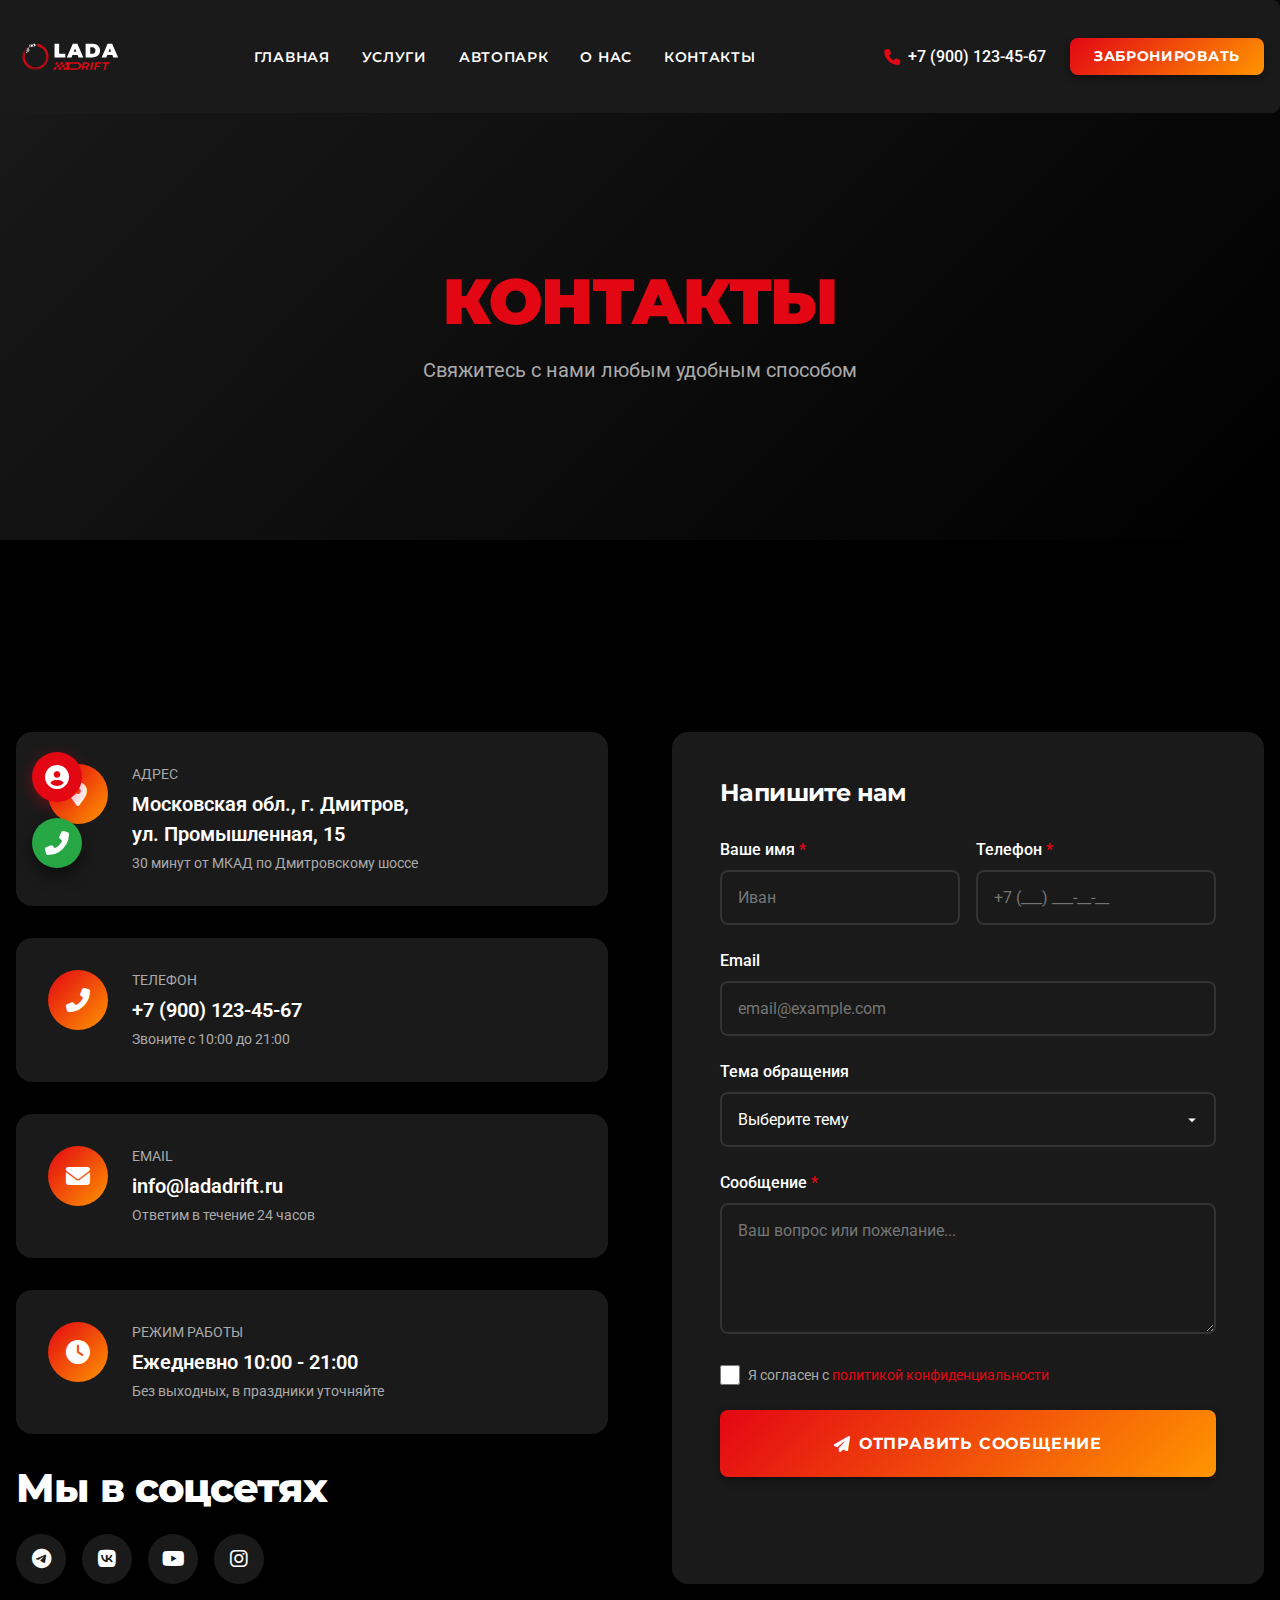
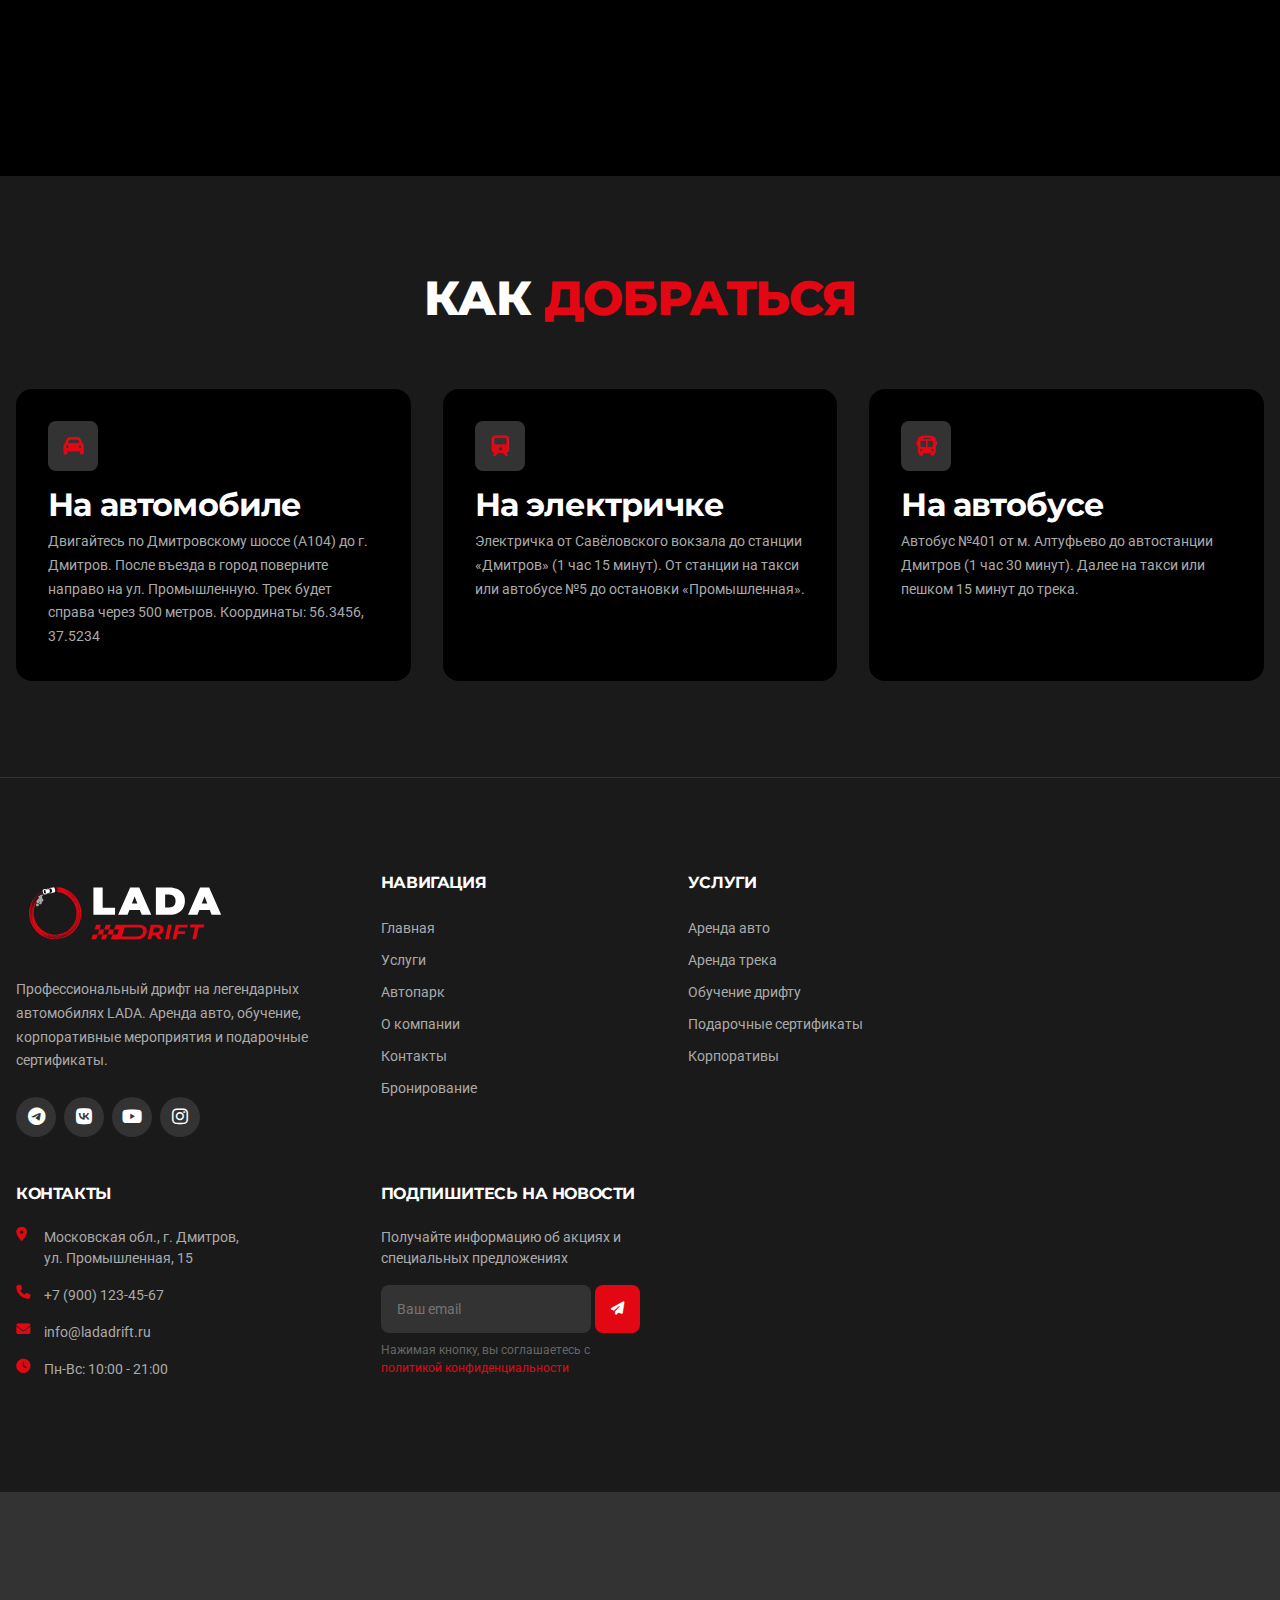
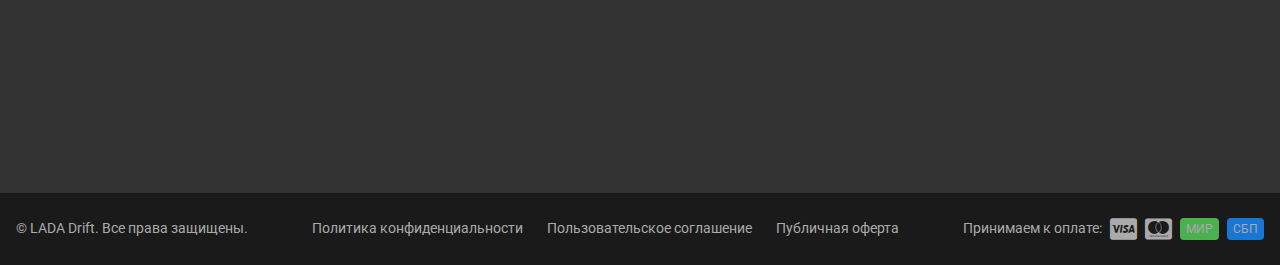
<file: contacts.html>
<!DOCTYPE html>
<html lang="ru">
<head>
    <meta charset="UTF-8">
    <meta name="viewport" content="width=device-width, initial-scale=1.0">
    <meta name="description" content="">
    <meta name="keywords" content="дрифт, LADA, дрифт обучение, аренда авто дрифт, подарочный сертификат дрифт, автодром">
    <!-- Yandex.Metrika counter -->
    <script type="text/javascript">
        (function(m,e,t,r,i,k,a){
            m[i]=m[i]||function(){(m[i].a=m[i].a||[]).push(arguments)};
            m[i].l=1*new Date();
            for (var j = 0; j < document.scripts.length; j++) {if (document.scripts[j].src === r) { return; }}
            k=e.createElement(t),a=e.getElementsByTagName(t)[0],k.async=1,k.src=r,a.parentNode.insertBefore(k,a)
        })(window, document,'script','https://mc.yandex.ru/metrika/tag.js?id=106941690', 'ym');
    
        ym(106941690, 'init', {ssr:true, webvisor:true, clickmap:true, ecommerce:"dataLayer", referrer: document.referrer, url: location.href, accurateTrackBounce:true, trackLinks:true});
    </script>
    <noscript><div><img src="https://mc.yandex.ru/watch/106941690" style="position:absolute; left:-9999px;" alt="" /></div></noscript>
    <!-- /Yandex.Metrika counter -->
    <link rel="icon" type="image/png" href="assets/images/logo/favicon.png">
    <link rel="preconnect" href="https://fonts.googleapis.com">
    <link rel="preconnect" href="https://fonts.gstatic.com" crossorigin>
    <link href="https://fonts.googleapis.com/css2?family=Montserrat:wght@400;500;600;700;800;900&family=Roboto:wght@300;400;500;700&display=swap" rel="stylesheet">
    <link rel="stylesheet" href="https://cdnjs.cloudflare.com/ajax/libs/font-awesome/6.4.0/css/all.min.css">
    <link rel="stylesheet" href="css/fonts.css">
    <link rel="stylesheet" href="css/style.css">
    <link rel="stylesheet" href="css/pages.css">
    <link rel="stylesheet" href="css/responsive.css">
    <title>Контакты | LADA Drift</title>
</head>
<body>
    <header class="header" id="header">
        <div class="container">
            <div class="header__inner">
                <a href="index.html" class="header__logo">
                    <img src="assets/images/logo/logo.svg" alt="LADA Drift" class="header__logo-img">
                </a>
                <nav class="header__nav" id="mainNav">
                    <ul class="header__menu">
                        <li class="header__menu-item"><a href="index.html" class="header__menu-link ">Главная</a></li>
                        <li class="header__menu-item"><a href="services.html" class="header__menu-link ">Услуги</a></li>
                        <li class="header__menu-item"><a href="fleet.html" class="header__menu-link ">Автопарк</a></li>
                        <li class="header__menu-item"><a href="about.html" class="header__menu-link ">О нас</a></li>
                        <li class="header__menu-item"><a href="contacts.html" class="header__menu-link ">Контакты</a></li>
                    </ul>
                </nav>
                <div class="header__actions">
                    <a href="tel:+79001234567" class="header__phone"><i class="fas fa-phone"></i><span>+7 (900) 123-45-67</span></a>
                    <a href="booking.html" class="btn btn--primary header__btn">Забронировать</a>
                    <button class="header__burger" id="burgerBtn" aria-label="Открыть меню">
                        <span class="header__burger-line"></span><span class="header__burger-line"></span><span class="header__burger-line"></span>
                    </button>
                </div>
            </div>
        </div>
        <div class="mobile-menu" id="mobileMenu">
            <div class="mobile-menu__overlay" id="mobileOverlay"></div>
            <div class="mobile-menu__content">
                <div class="mobile-menu__header">
                    <a href="index.html" class="mobile-menu__logo">
                        <img src="assets/images/logo/logo.svg" alt="LADA Drift">
                    </a>
                    <button class="mobile-menu__close" id="closeMenuBtn" aria-label="Закрыть меню"><i class="fas fa-times"></i></button>
                </div>
                <nav class="mobile-menu__nav">
                    <ul class="mobile-menu__list">
                        <li><a href="index.html" class="">Главная</a></li>
                        <li><a href="services.html" class="">Услуги</a></li>
                        <li><a href="fleet.html" class="">Автопарк</a></li>
                        <li><a href="about.html" class="">О нас</a></li>
                        <li><a href="contacts.html" class="">Контакты</a></li>
                    </ul>
                </nav>
                <div class="mobile-menu__footer">
                    <a href="tel:+79001234567" class="mobile-menu__phone"><i class="fas fa-phone"></i>+7 (900) 123-45-67</a>
                    <a href="booking.html" class="btn btn--primary btn--block">Забронировать</a>
                    <div class="mobile-menu__social">
                        <a href="https://t.me/ladadrift" target="_blank" rel="noopener" aria-label="Telegram"><i class="fab fa-telegram"></i></a>
                        <a href="https://vk.com/ladadrift" target="_blank" rel="noopener" aria-label="VK"><i class="fab fa-vk"></i></a>
                        <a href="https://youtube.com/@ladadrift" target="_blank" rel="noopener" aria-label="YouTube"><i class="fab fa-youtube"></i></a>
                    </div>
                </div>
            </div>
        </div>
    </header>

    <main class="">
        <!-- Hero -->
        <section class="page-hero">
            <div class="page-hero__content">
                <h1 class="page-hero__title"><span>Контакты</span></h1>
                <p class="page-hero__subtitle">
                    Свяжитесь с нами любым удобным способом
                </p>
            </div>
        </section>
        
        <!-- Contacts Content -->
        <section class="section">
            <div class="container">
                <div class="contacts-grid">
                    <!-- Contact Info -->
                    <div class="contact-info">
                        <div class="contact-card">
                            <div class="contact-card__icon">
                                <i class="fas fa-map-marker-alt"></i>
                            </div>
                            <div>
                                <div class="contact-card__title">Адрес</div>
                                <div class="contact-card__value">
                                    Московская обл., г. Дмитров,<br>
                                    ул. Промышленная, 15
                                </div>
                                <div class="contact-card__note">
                                    30 минут от МКАД по Дмитровскому шоссе
                                </div>
                            </div>
                        </div>
                        
                        <div class="contact-card">
                            <div class="contact-card__icon">
                                <i class="fas fa-phone-alt"></i>
                            </div>
                            <div>
                                <div class="contact-card__title">Телефон</div>
                                <div class="contact-card__value">
                                    <a href="tel:+79001234567">+7 (900) 123-45-67</a>
                                </div>
                                <div class="contact-card__note">
                                    Звоните с 10:00 до 21:00
                                </div>
                            </div>
                        </div>
                        
                        <div class="contact-card">
                            <div class="contact-card__icon">
                                <i class="fas fa-envelope"></i>
                            </div>
                            <div>
                                <div class="contact-card__title">Email</div>
                                <div class="contact-card__value">
                                    <a href="mailto:info@ladadrift.ru">info@ladadrift.ru</a>
                                </div>
                                <div class="contact-card__note">
                                    Ответим в течение 24 часов
                                </div>
                            </div>
                        </div>
                        
                        <div class="contact-card">
                            <div class="contact-card__icon">
                                <i class="fas fa-clock"></i>
                            </div>
                            <div>
                                <div class="contact-card__title">Режим работы</div>
                                <div class="contact-card__value">
                                    Ежедневно 10:00 - 21:00
                                </div>
                                <div class="contact-card__note">
                                    Без выходных, в праздники уточняйте
                                </div>
                            </div>
                        </div>
                        
                        <!-- Social Links -->
                        <div>
                            <h2 style="margin-bottom: var(--spacing-md);">Мы в соцсетях</h2>
                            <div class="social-links">
                                <a href="https://t.me/ladadrift" target="_blank" class="social-link" aria-label="Telegram">
                                    <i class="fab fa-telegram"></i>
                                </a>
                                <a href="https://vk.com/ladadrift" target="_blank" class="social-link" aria-label="VK">
                                    <i class="fab fa-vk"></i>
                                </a>
                                <a href="https://youtube.com/@ladadrift" target="_blank" class="social-link" aria-label="YouTube">
                                    <i class="fab fa-youtube"></i>
                                </a>
                                <a href="https://instagram.com/ladadrift" target="_blank" class="social-link" aria-label="Instagram">
                                    <i class="fab fa-instagram"></i>
                                </a>
                            </div>
                        </div>
                    </div>
                    
                    <!-- Contact Form -->
                    <div class="contact-form">
                        <h2 class="contact-form__title">Напишите нам</h2>
                        <form id="contactForm">
                            <div class="form-row">
                                <div class="form-group">
                                    <label class="form-label required">Ваше имя</label>
                                    <input type="text" name="name" class="form-control" placeholder="Иван" required>
                                </div>
                                <div class="form-group">
                                    <label class="form-label required">Телефон</label>
                                    <input type="tel" name="phone" class="form-control" placeholder="+7 (___) ___-__-__" required>
                                </div>
                            </div>
                            
                            <div class="form-group">
                                <label class="form-label">Email</label>
                                <input type="email" name="email" class="form-control" placeholder="email@example.com">
                            </div>
                            
                            <div class="form-group">
                                <label class="form-label">Тема обращения</label>
                                <select name="subject" class="form-control">
                                    <option value="">Выберите тему</option>
                                    <option value="booking">Бронирование</option>
                                    <option value="corporate">Корпоратив</option>
                                    <option value="partnership">Сотрудничество</option>
                                    <option value="other">Другое</option>
                                </select>
                            </div>
                            
                            <div class="form-group">
                                <label class="form-label required">Сообщение</label>
                                <textarea name="message" class="form-control" rows="5" placeholder="Ваш вопрос или пожелание..." required></textarea>
                            </div>
                            
                            <div class="form-check" style="margin-bottom: var(--spacing-lg);">
                                <input type="checkbox" id="agreeContacts" name="agree" required>
                                <label class="form-check-label" for="agreeContacts">
                                    Я согласен с <a href="pages/privacy.html">политикой конфиденциальности</a>
                                </label>
                            </div>
                            
                            <button type="submit" class="btn btn--primary btn--lg btn--block">
                                <i class="fas fa-paper-plane"></i> Отправить сообщение
                            </button>
                        </form>
                    </div>
                </div>
            </div>
        </section>
        
        <!-- How to get -->
        <section class="how-to-get">
            <div class="container">
                <div class="section-header" style="margin-bottom: var(--spacing-3xl);">
                    <h2 class="section-header__title">Как <span>добраться</span></h2>
                </div>
                
                <div class="how-to-get__grid">
                    <div class="transport-card">
                        <div class="transport-card__icon">
                            <i class="fas fa-car"></i>
                        </div>
                        <h3 class="transport-card__title">На автомобиле</h3>
                        <p class="transport-card__text">
                            Двигайтесь по Дмитровскому шоссе (А104) до г. Дмитров. 
                            После въезда в город поверните направо на ул. Промышленную. 
                            Трек будет справа через 500 метров. Координаты: 56.3456, 37.5234
                        </p>
                    </div>
                    
                    <div class="transport-card">
                        <div class="transport-card__icon">
                            <i class="fas fa-train"></i>
                        </div>
                        <h3 class="transport-card__title">На электричке</h3>
                        <p class="transport-card__text">
                            Электричка от Савёловского вокзала до станции «Дмитров» (1 час 15 минут). 
                            От станции на такси или автобусе №5 до остановки «Промышленная».
                        </p>
                    </div>
                    
                    <div class="transport-card">
                        <div class="transport-card__icon">
                            <i class="fas fa-bus"></i>
                        </div>
                        <h3 class="transport-card__title">На автобусе</h3>
                        <p class="transport-card__text">
                            Автобус №401 от м. Алтуфьево до автостанции Дмитров (1 час 30 минут). 
                            Далее на такси или пешком 15 минут до трека.
                        </p>
                    </div>
                </div>
            </div>
        </section>
        


    </main>
    <footer class="footer">
        <div class="footer__top">
            <div class="container">
                <div class="footer__grid">
                    <div class="footer__col footer__col--about">
                        <a href="index.html" class="footer__logo">
                            <img src="assets/images/logo/logo.svg" alt="LADA Drift" width="50" height="50">
                        </a>
                        <p class="footer__description">
                            Профессиональный дрифт на легендарных автомобилях LADA.
                            Аренда авто, обучение, корпоративные мероприятия и подарочные сертификаты.
                        </p>
                        <div class="footer__social">
                            <a href="https://t.me/ladadrift" target="_blank" rel="noopener" class="footer__social-link" aria-label="Telegram">
                                <i class="fab fa-telegram"></i>
                            </a>
                            <a href="https://vk.com/ladadrift" target="_blank" rel="noopener" class="footer__social-link" aria-label="VK">
                                <i class="fab fa-vk"></i>
                            </a>
                            <a href="https://youtube.com/@ladadrift" target="_blank" rel="noopener" class="footer__social-link" aria-label="YouTube">
                                <i class="fab fa-youtube"></i>
                            </a>
                            <a href="https://instagram.com/ladadrift" target="_blank" rel="noopener" class="footer__social-link" aria-label="Instagram">
                                <i class="fab fa-instagram"></i>
                            </a>
                        </div>
                    </div>

                    <div class="footer__col">
                        <h3 class="footer__title">Навигация</h3>
                        <ul class="footer__menu">
                            <li><a href="index.html">Главная</a></li>
                            <li><a href="services.html">Услуги</a></li>
                            <li><a href="fleet.html">Автопарк</a></li>
                            <li><a href="about.html">О компании</a></li>
                            <li><a href="contacts.html">Контакты</a></li>
                            <li><a href="booking.html">Бронирование</a></li>
                        </ul>
                    </div>

                    <div class="footer__col">
                        <h3 class="footer__title">Услуги</h3>
                        <ul class="footer__menu">
                            <li><a href="services.html#car-rental">Аренда авто</a></li>
                            <li><a href="services.html#track-rental">Аренда трека</a></li>
                            <li><a href="services.html#training">Обучение дрифту</a></li>
                            <li><a href="services.html#certificate">Подарочные сертификаты</a></li>
                            <li><a href="services.html#corporate">Корпоративы</a></li>
                        </ul>
                    </div>

                    <div class="footer__col">
                        <h3 class="footer__title">Контакты</h3>
                        <ul class="footer__contacts">
                            <li>
                                <i class="fas fa-map-marker-alt"></i>
                                <span>Московская обл., г. Дмитров,<br>ул. Промышленная, 15</span>
                            </li>
                            <li>
                                <i class="fas fa-phone"></i>
                                <a href="tel:+79001234567">+7 (900) 123-45-67</a>
                            </li>
                            <li>
                                <i class="fas fa-envelope"></i>
                                <a href="mailto:info@ladadrift.ru">info@ladadrift.ru</a>
                            </li>
                            <li>
                                <i class="fas fa-clock"></i>
                                <span>Пн-Вс: 10:00 - 21:00</span>
                            </li>
                        </ul>
                    </div>

                    <div class="footer__col footer__col--subscribe">
                        <h3 class="footer__title">Подпишитесь на новости</h3>
                        <p class="footer__subscribe-text">
                            Получайте информацию об акциях и специальных предложениях
                        </p>
                        <form class="footer__subscribe-form" id="subscribeForm">
                            <div class="footer__subscribe-input">
                                <input type="email" name="email" placeholder="Ваш email" required autocomplete="email">
                                <button type="submit" aria-label="Подписаться">
                                    <i class="fas fa-paper-plane"></i>
                                </button>
                            </div>
                            <p class="footer__subscribe-note">
                                Нажимая кнопку, вы соглашаетесь с
                                <a href="pages/privacy.html">политикой конфиденциальности</a>
                            </p>
                        </form>
                    </div>
                </div>
            </div>
        </div>

        <div class="footer__map">
            <div class="footer__map-container" id="footerMap">
                <iframe
                    src="https://yandex.ru/map-widget/v1/?um=constructor%3A2f8e9d3b7c4a5f1e0d9c8b7a6f5e4d3c&amp;source=constructor"
                    style="width:100%; height:300px; border:none;"
                    loading="lazy"
                    title="Карта проезда к LADA Drift"
                ></iframe>
            </div>
        </div>

        <div class="footer__bottom">
            <div class="container">
                <div class="footer__bottom-inner">
                    <p class="footer__copyright">
                        &copy;  LADA Drift. Все права защищены.
                    </p>
                    <div class="footer__links">
                        <a href="pages/privacy.html">Политика конфиденциальности</a>
                        <a href="pages/terms.html">Пользовательское соглашение</a>
                        <a href="pages/oferta.html">Публичная оферта</a>
                    </div>
                    <div class="footer__payment">
                        <span>Принимаем к оплате:</span>
                        <i class="fab fa-cc-visa" style="font-size: 1.5rem;"></i>
                        <i class="fab fa-cc-mastercard" style="font-size: 1.5rem;"></i>
                        <span style="font-size: 0.75rem; background: #4CAF50; padding: 2px 6px; border-radius: 4px;">МИР</span>
                        <span style="font-size: 0.75rem; background: #1976D2; padding: 2px 6px; border-radius: 4px;">СБП</span>
                    </div>
                </div>
            </div>
        </div>
    </footer>

    <button class="scroll-top" id="scrollTopBtn" aria-label="Наверх">
        <i class="fas fa-chevron-up"></i>
    </button>

    <div class="callback-widget" id="callbackWidget">
        <button class="callback-widget__btn" id="callbackBtn" aria-label="Заказать звонок">
            <i class="fas fa-phone-alt"></i>
        </button>
        <div class="callback-widget__form" id="callbackForm">
            <div class="callback-widget__header">
                <h4>Заказать звонок</h4>
                <button class="callback-widget__close" id="closeCallbackBtn" aria-label="Закрыть">
                    <i class="fas fa-times"></i>
                </button>
            </div>
            <form id="callbackRequestForm">
                <div class="form-group">
                    <input type="text" name="name" class="form-control" placeholder="Ваше имя" required>
                </div>
                <div class="form-group">
                    <input type="tel" name="phone" class="form-control" placeholder="+7 (___) ___-__-__" required>
                </div>
                <button type="submit" class="btn btn--primary btn--block">Перезвоните мне</button>
            </form>
        </div>
    </div>

    <div class="modal" id="modal">
        <div class="modal__overlay" id="modalOverlay"></div>
        <div class="modal__content" id="modalContent">
            <button class="modal__close" id="modalClose" aria-label="Закрыть">
                <i class="fas fa-times"></i>
            </button>
            <div class="modal__body" id="modalBody"></div>
        </div>
    </div>

    <div class="toast-container" id="toastContainer"></div>

    <a href="#" class="cabinet-fab" id="cabinetBtn" aria-label="Личный кабинет" title="Личный кабинет">
        <i class="fas fa-user-circle"></i>
    </a>

    <div class="auth-modal" id="authModal">
        <div class="auth-modal__overlay" id="authModalOverlay"></div>
        <div class="auth-modal__content">
            <button class="auth-modal__close" id="authModalClose" aria-label="Закрыть"><i class="fas fa-times"></i></button>
            <div class="auth-modal__body" id="authModalBody"></div>
        </div>
    </div>

    <script src="js/main.js"></script>
    <script src="js/auth-modal.js"></script>
    
    
    
    
    
    
</body>
</html>
</file>
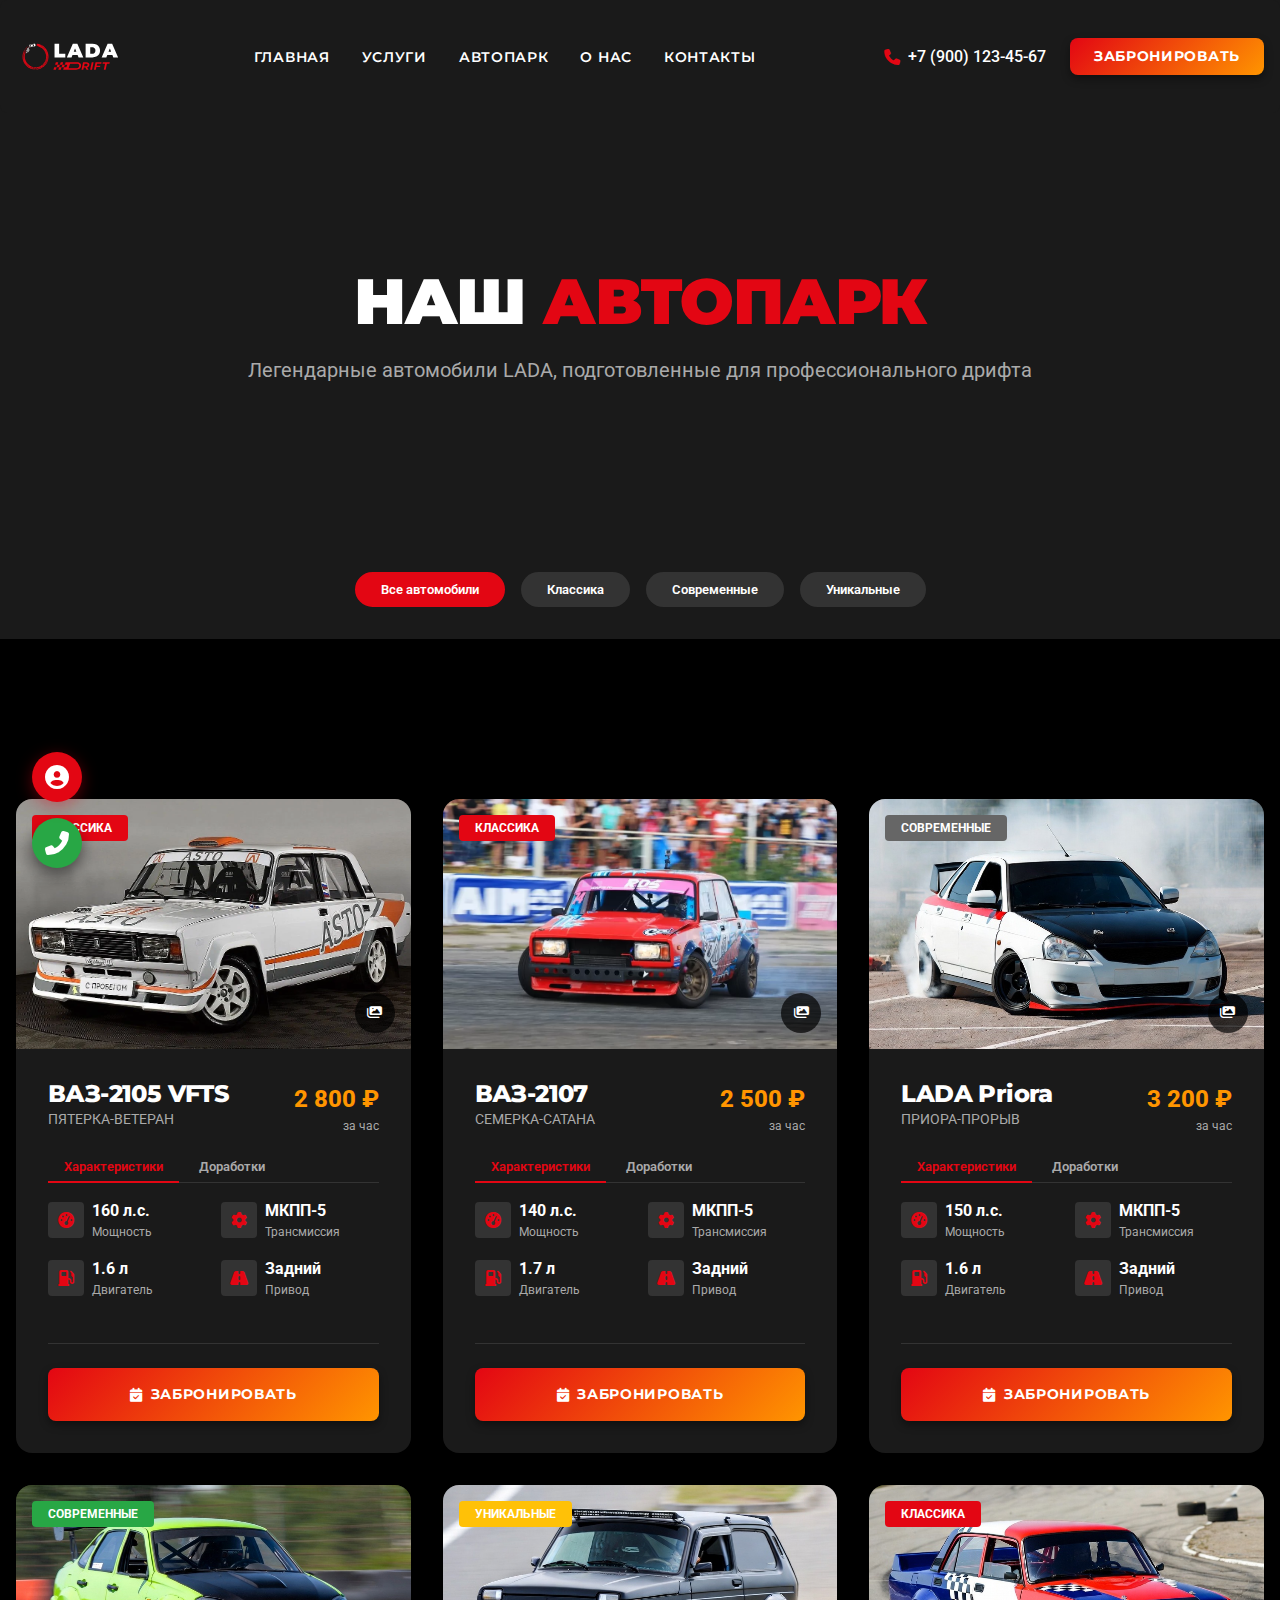
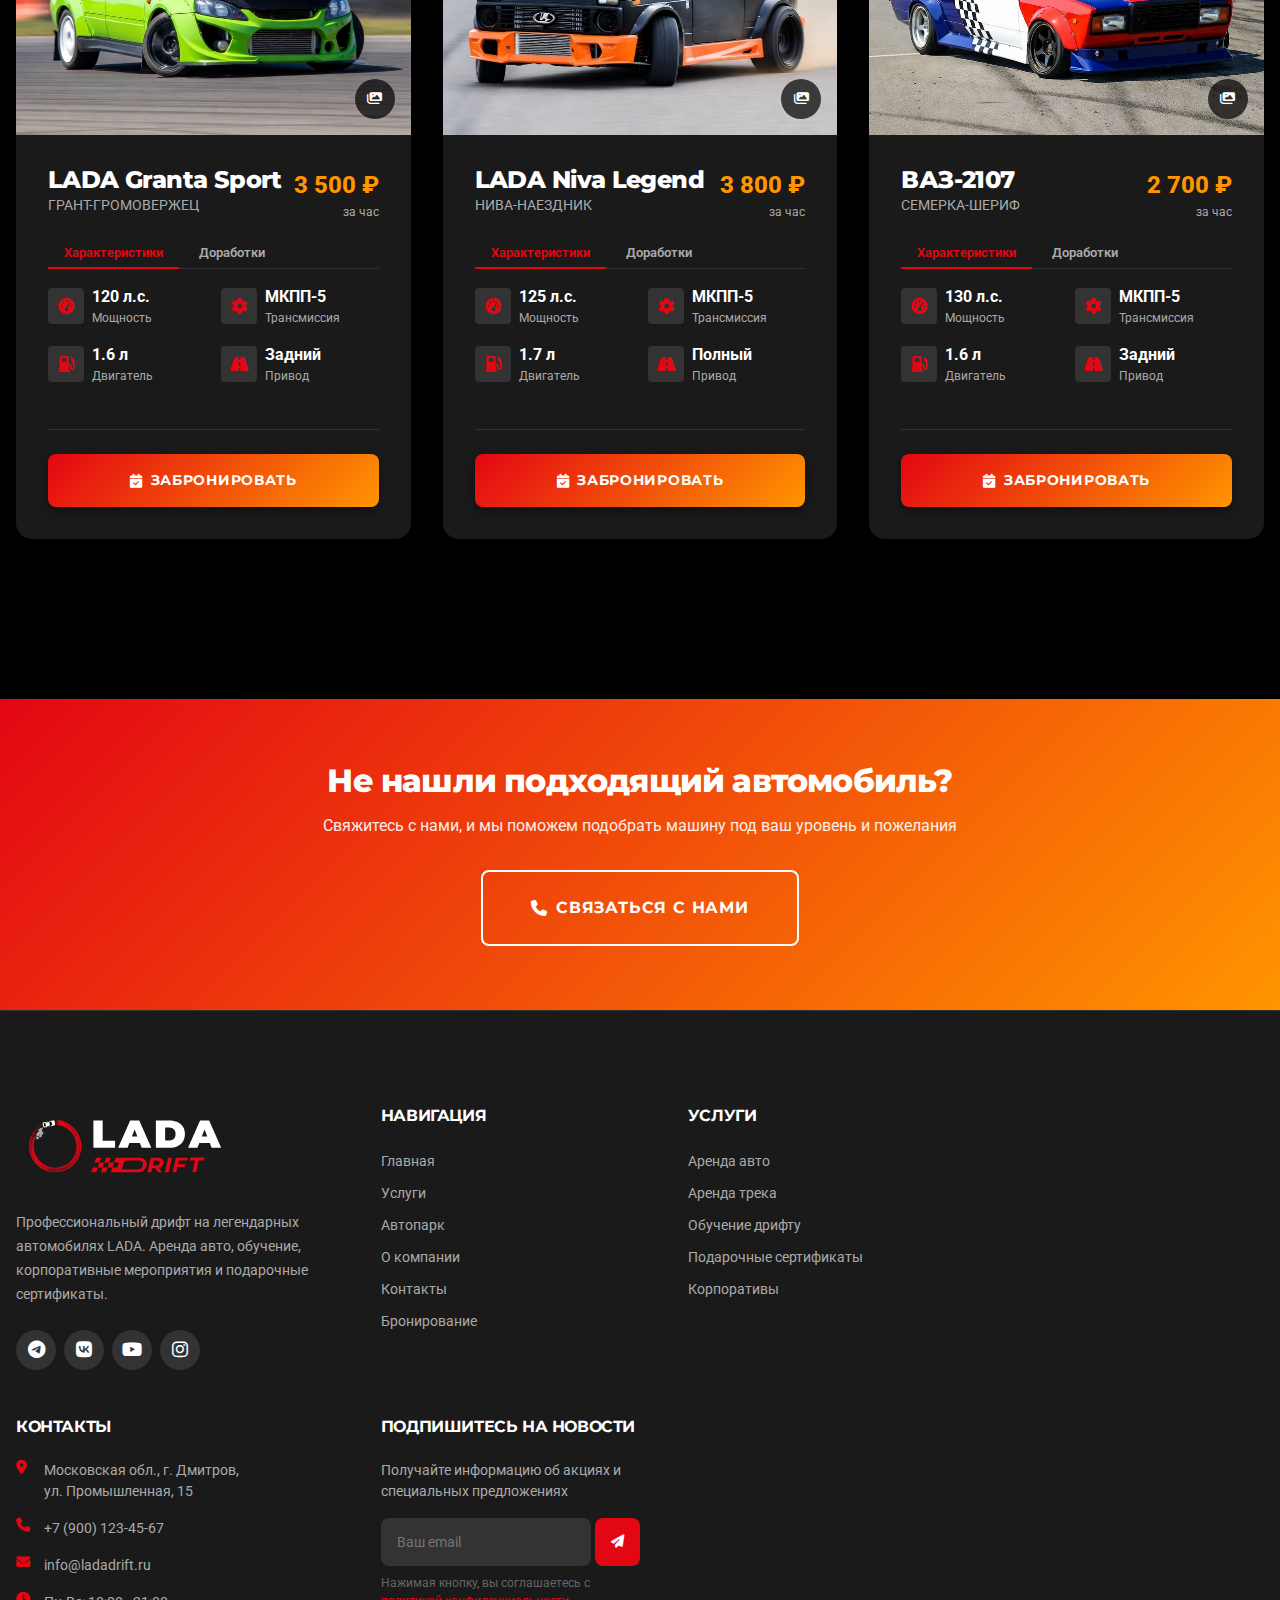
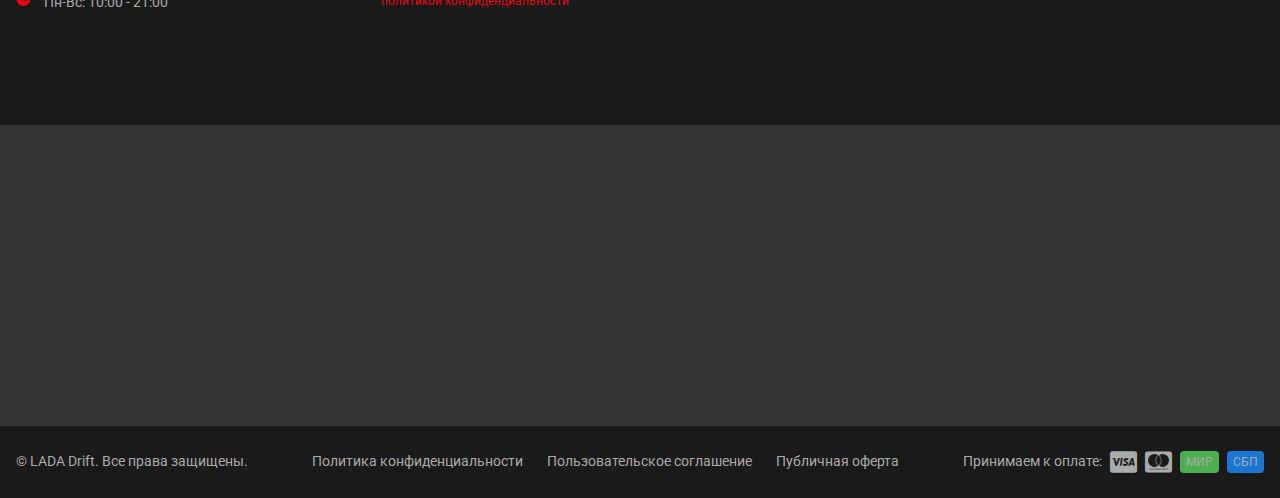
<file: fleet.html>
<!DOCTYPE html>
<html lang="ru">
<head>
    <meta charset="UTF-8">
    <meta name="viewport" content="width=device-width, initial-scale=1.0">
    <meta name="description" content="">
    <meta name="keywords" content="дрифт, LADA, дрифт обучение, аренда авто дрифт, подарочный сертификат дрифт, автодром">
    <link rel="icon" type="image/png" href="assets/images/logo/favicon.png">
    <link rel="preconnect" href="https://fonts.googleapis.com">
    <link rel="preconnect" href="https://fonts.gstatic.com" crossorigin>
    <link href="https://fonts.googleapis.com/css2?family=Montserrat:wght@400;500;600;700;800;900&family=Roboto:wght@300;400;500;700&display=swap" rel="stylesheet">
    <link rel="stylesheet" href="https://cdnjs.cloudflare.com/ajax/libs/font-awesome/6.4.0/css/all.min.css">
    <link rel="stylesheet" href="css/fonts.css">
    <link rel="stylesheet" href="css/style.css">
    <link rel="stylesheet" href="css/pages.css">
    <link rel="stylesheet" href="css/responsive.css">
    <title>Автопарк | LADA Drift</title>
</head>
<body>
    <header class="header" id="header">
        <div class="container">
            <div class="header__inner">
                <a href="index.html" class="header__logo">
                    <img src="assets/images/logo/logo.svg" alt="LADA Drift" class="header__logo-img">
                </a>
                <nav class="header__nav" id="mainNav">
                    <ul class="header__menu">
                        <li class="header__menu-item"><a href="index.html" class="header__menu-link ">Главная</a></li>
                        <li class="header__menu-item"><a href="services.html" class="header__menu-link ">Услуги</a></li>
                        <li class="header__menu-item"><a href="fleet.html" class="header__menu-link ">Автопарк</a></li>
                        <li class="header__menu-item"><a href="about.html" class="header__menu-link ">О нас</a></li>
                        <li class="header__menu-item"><a href="contacts.html" class="header__menu-link ">Контакты</a></li>
                    </ul>
                </nav>
                <div class="header__actions">
                    <a href="tel:+79001234567" class="header__phone"><i class="fas fa-phone"></i><span>+7 (900) 123-45-67</span></a>
                    <a href="booking.html" class="btn btn--primary header__btn">Забронировать</a>
                    <button class="header__burger" id="burgerBtn" aria-label="Открыть меню">
                        <span class="header__burger-line"></span><span class="header__burger-line"></span><span class="header__burger-line"></span>
                    </button>
                </div>
            </div>
        </div>
        <div class="mobile-menu" id="mobileMenu">
            <div class="mobile-menu__overlay" id="mobileOverlay"></div>
            <div class="mobile-menu__content">
                <div class="mobile-menu__header">
                    <a href="index.html" class="mobile-menu__logo">
                        <img src="assets/images/logo/logo.svg" alt="LADA Drift">
                    </a>
                    <button class="mobile-menu__close" id="closeMenuBtn" aria-label="Закрыть меню"><i class="fas fa-times"></i></button>
                </div>
                <nav class="mobile-menu__nav">
                    <ul class="mobile-menu__list">
                        <li><a href="index.html" class="">Главная</a></li>
                        <li><a href="services.html" class="">Услуги</a></li>
                        <li><a href="fleet.html" class="">Автопарк</a></li>
                        <li><a href="about.html" class="">О нас</a></li>
                        <li><a href="contacts.html" class="">Контакты</a></li>
                    </ul>
                </nav>
                <div class="mobile-menu__footer">
                    <a href="tel:+79001234567" class="mobile-menu__phone"><i class="fas fa-phone"></i>+7 (900) 123-45-67</a>
                    <a href="booking.html" class="btn btn--primary btn--block">Забронировать</a>
                    <div class="mobile-menu__social">
                        <a href="https://t.me/ladadrift" target="_blank" rel="noopener" aria-label="Telegram"><i class="fab fa-telegram"></i></a>
                        <a href="https://vk.com/ladadrift" target="_blank" rel="noopener" aria-label="VK"><i class="fab fa-vk"></i></a>
                        <a href="https://youtube.com/@ladadrift" target="_blank" rel="noopener" aria-label="YouTube"><i class="fab fa-youtube"></i></a>
                    </div>
                </div>
            </div>
        </div>
    </header>

    <main>
        <section class="page-hero page-hero--bg-fleet">
            <div class="page-hero__content">
                <h1 class="page-hero__title">
                    Наш <span>автопарк</span>
                </h1>
                <p class="page-hero__subtitle">
                    Легендарные автомобили LADA, подготовленные для профессионального дрифта
                </p>
            </div>
        </section>
        
        <!-- Фильтры -->
        <section class="fleet-filters" aria-labelledby="fleet-filters-heading">
            <h2 id="fleet-filters-heading" class="visually-hidden">Фильтры автомобилей</h2>
            <div class="container">
                <div class="fleet-filters__inner">
                    <button class="filter-btn active" data-filter="all">Все автомобили</button>
                    <button class="filter-btn" data-filter="classic">Классика</button>
                    <button class="filter-btn" data-filter="modern">Современные</button>
                    <button class="filter-btn" data-filter="unique">Уникальные</button>
                </div>
            </div>
        </section>
        
        <!-- Сетка автомобилей -->
        <section class="section" aria-labelledby="fleet-grid-heading">
            <h2 id="fleet-grid-heading" class="visually-hidden">Каталог автомобилей</h2>
            <div class="container">
                <div class="fleet-grid" id="fleetGrid">
                    
                    <!-- 1. ВАЗ-2105 VFTS - Классика -->
                    <article class="fleet-card" data-category="classic">
                        <div class="fleet-card__image">
                            <img src="assets/images/fleet-card__image.webp" alt="ВАЗ-2105 VFTS">
                            <span class="fleet-card__badge">Классика</span>
                            <button class="fleet-card__gallery-btn" data-gallery="classic-2105">
                                <i class="fas fa-images"></i>
                            </button>
                        </div>
                        <div class="fleet-card__content">
                            <div class="fleet-card__header">
                                <div>
                                    <h2 class="fleet-card__title">ВАЗ-2105 VFTS</h2>
                                    <span class="fleet-card__year">ПЯТЕРКА-ВЕТЕРАН</span>
                                </div>
                                <div class="fleet-card__price">
                                    <div class="fleet-card__price-value">2 800 ₽</div>
                                    <div class="fleet-card__price-label">за час</div>
                                </div>
                            </div>
                            
                            <div class="fleet-card__tabs">
                                <button class="fleet-card__tab active" data-tab="specs">Характеристики</button>
                                <button class="fleet-card__tab" data-tab="mods">Доработки</button>
                            </div>
                            
                            <div class="fleet-card__tab-content active" data-content="specs">
                                <div class="fleet-card__specs">
                                    <div class="fleet-card__spec">
                                        <div class="fleet-card__spec-icon"><i class="fas fa-tachometer-alt"></i></div>
                                        <div>
                                            <div class="fleet-card__spec-value">160 л.с.</div>
                                            <div class="fleet-card__spec-label">Мощность</div>
                                        </div>
                                    </div>
                                    <div class="fleet-card__spec">
                                        <div class="fleet-card__spec-icon"><i class="fas fa-cog"></i></div>
                                        <div>
                                            <div class="fleet-card__spec-value">МКПП-5</div>
                                            <div class="fleet-card__spec-label">Трансмиссия</div>
                                        </div>
                                    </div>
                                    <div class="fleet-card__spec">
                                        <div class="fleet-card__spec-icon"><i class="fas fa-gas-pump"></i></div>
                                        <div>
                                            <div class="fleet-card__spec-value">1.6 л</div>
                                            <div class="fleet-card__spec-label">Двигатель</div>
                                        </div>
                                    </div>
                                    <div class="fleet-card__spec">
                                        <div class="fleet-card__spec-icon"><i class="fas fa-road"></i></div>
                                        <div>
                                            <div class="fleet-card__spec-value">Задний</div>
                                            <div class="fleet-card__spec-label">Привод</div>
                                        </div>
                                    </div>
                                </div>
                            </div>
                            
                            <div class="fleet-card__tab-content" data-content="mods">
                                <ul class="fleet-card__mods">
                                    <li>Спортивная подвеска</li>
                                    <li>Каркас безопасности</li>
                                    <li>Блокировка дифференциала</li>
                                    <li>Гидравлический ручник</li>
                                    <li>Ковшеобразные сиденья</li>
                                    <li>6-точечные ремни</li>
                                </ul>
                            </div>
                            
                            <div class="fleet-card__actions">
                                <a href="booking.html?car=1" class="btn btn--primary">
                                    <i class="fas fa-calendar-check"></i> Забронировать
                                </a>
                            </div>
                        </div>
                    </article>
                    
                    <!-- 2. ВАЗ-2107 "СЕМЕРКА-САТАНА" - Классика -->
                    <article class="fleet-card" data-category="classic">
                        <div class="fleet-card__image">
                            <img src="assets/images/fleet-card__image.jpg.webp" alt="ВАЗ-2107">
                            <span class="fleet-card__badge">Классика</span>
                            <button class="fleet-card__gallery-btn" data-gallery="classic-2107a">
                                <i class="fas fa-images"></i>
                            </button>
                        </div>
                        <div class="fleet-card__content">
                            <div class="fleet-card__header">
                                <div>
                                    <h2 class="fleet-card__title">ВАЗ-2107</h2>
                                    <span class="fleet-card__year">СЕМЕРКА-САТАНА</span>
                                </div>
                                <div class="fleet-card__price">
                                    <div class="fleet-card__price-value">2 500 ₽</div>
                                    <div class="fleet-card__price-label">за час</div>
                                </div>
                            </div>
                            
                            <div class="fleet-card__tabs">
                                <button class="fleet-card__tab active" data-tab="specs">Характеристики</button>
                                <button class="fleet-card__tab" data-tab="mods">Доработки</button>
                            </div>
                            
                            <div class="fleet-card__tab-content active" data-content="specs">
                                <div class="fleet-card__specs">
                                    <div class="fleet-card__spec">
                                        <div class="fleet-card__spec-icon"><i class="fas fa-tachometer-alt"></i></div>
                                        <div>
                                            <div class="fleet-card__spec-value">140 л.с.</div>
                                            <div class="fleet-card__spec-label">Мощность</div>
                                        </div>
                                    </div>
                                    <div class="fleet-card__spec">
                                        <div class="fleet-card__spec-icon"><i class="fas fa-cog"></i></div>
                                        <div>
                                            <div class="fleet-card__spec-value">МКПП-5</div>
                                            <div class="fleet-card__spec-label">Трансмиссия</div>
                                        </div>
                                    </div>
                                    <div class="fleet-card__spec">
                                        <div class="fleet-card__spec-icon"><i class="fas fa-gas-pump"></i></div>
                                        <div>
                                            <div class="fleet-card__spec-value">1.7 л</div>
                                            <div class="fleet-card__spec-label">Двигатель</div>
                                        </div>
                                    </div>
                                    <div class="fleet-card__spec">
                                        <div class="fleet-card__spec-icon"><i class="fas fa-road"></i></div>
                                        <div>
                                            <div class="fleet-card__spec-value">Задний</div>
                                            <div class="fleet-card__spec-label">Привод</div>
                                        </div>
                                    </div>
                                </div>
                            </div>
                            
                            <div class="fleet-card__tab-content" data-content="mods">
                                <ul class="fleet-card__mods">
                                    <li>Турбонаддув</li>
                                    <li>Спортивный выхлоп</li>
                                    <li>Регулируемая подвеска</li>
                                    <li>Гидроручник</li>
                                    <li>6-точечные ремни</li>
                                    <li>Быстрая рулевая рейка</li>
                                </ul>
                            </div>
                            
                            <div class="fleet-card__actions">
                                <a href="booking.html?car=2" class="btn btn--primary">
                                    <i class="fas fa-calendar-check"></i> Забронировать
                                </a>
                            </div>
                        </div>
                    </article>
                    
                    <!-- 3. LADA Priora - Современные -->
                    <article class="fleet-card" data-category="modern">
                        <div class="fleet-card__image">
                            <img src="assets/images/fleet-card__image.jpg" alt="LADA Priora">
                            <span class="fleet-card__badge" style="background: var(--color-gray-light);">Современные</span>
                            <button class="fleet-card__gallery-btn" data-gallery="modern-priora">
                                <i class="fas fa-images"></i>
                            </button>
                        </div>
                        <div class="fleet-card__content">
                            <div class="fleet-card__header">
                                <div>
                                    <h2 class="fleet-card__title">LADA Priora</h2>
                                    <span class="fleet-card__year">ПРИОРА-ПРОРЫВ</span>
                                </div>
                                <div class="fleet-card__price">
                                    <div class="fleet-card__price-value">3 200 ₽</div>
                                    <div class="fleet-card__price-label">за час</div>
                                </div>
                            </div>
                            
                            <div class="fleet-card__tabs">
                                <button class="fleet-card__tab active" data-tab="specs">Характеристики</button>
                                <button class="fleet-card__tab" data-tab="mods">Доработки</button>
                            </div>
                            
                            <div class="fleet-card__tab-content active" data-content="specs">
                                <div class="fleet-card__specs">
                                    <div class="fleet-card__spec">
                                        <div class="fleet-card__spec-icon"><i class="fas fa-tachometer-alt"></i></div>
                                        <div>
                                            <div class="fleet-card__spec-value">150 л.с.</div>
                                            <div class="fleet-card__spec-label">Мощность</div>
                                        </div>
                                    </div>
                                    <div class="fleet-card__spec">
                                        <div class="fleet-card__spec-icon"><i class="fas fa-cog"></i></div>
                                        <div>
                                            <div class="fleet-card__spec-value">МКПП-5</div>
                                            <div class="fleet-card__spec-label">Трансмиссия</div>
                                        </div>
                                    </div>
                                    <div class="fleet-card__spec">
                                        <div class="fleet-card__spec-icon"><i class="fas fa-gas-pump"></i></div>
                                        <div>
                                            <div class="fleet-card__spec-value">1.6 л</div>
                                            <div class="fleet-card__spec-label">Двигатель</div>
                                        </div>
                                    </div>
                                    <div class="fleet-card__spec">
                                        <div class="fleet-card__spec-icon"><i class="fas fa-road"></i></div>
                                        <div>
                                            <div class="fleet-card__spec-value">Задний</div>
                                            <div class="fleet-card__spec-label">Привод</div>
                                        </div>
                                    </div>
                                </div>
                            </div>
                            
                            <div class="fleet-card__tab-content" data-content="mods">
                                <ul class="fleet-card__mods">
                                    <li>Турбомотор</li>
                                    <li>Полный каркас</li>
                                    <li>Гидроручник</li>
                                    <li>Сварной дифференциал</li>
                                    <li>Спортивные амортизаторы</li>
                                    <li>Полиуретановые сайлентблоки</li>
                                </ul>
                            </div>
                            
                            <div class="fleet-card__actions">
                                <a href="booking.html?car=3" class="btn btn--primary">
                                    <i class="fas fa-calendar-check"></i> Забронировать
                                </a>
                            </div>
                        </div>
                    </article>
                    
                    <!-- 4. LADA Granta Sport - Современные -->
                    <article class="fleet-card" data-category="modern">
                        <div class="fleet-card__image">
                            <img src="assets/images/car-card__image.jpg" alt="LADA Granta Sport">
                            <span class="fleet-card__badge" style="background: var(--color-success);">Современные</span>
                            <button class="fleet-card__gallery-btn" data-gallery="modern-granta">
                                <i class="fas fa-images"></i>
                            </button>
                        </div>
                        <div class="fleet-card__content">
                            <div class="fleet-card__header">
                                <div>
                                    <h2 class="fleet-card__title">LADA Granta Sport</h2>
                                    <span class="fleet-card__year">ГРАНТ-ГРОМОВЕРЖЕЦ</span>
                                </div>
                                <div class="fleet-card__price">
                                    <div class="fleet-card__price-value">3 500 ₽</div>
                                    <div class="fleet-card__price-label">за час</div>
                                </div>
                            </div>
                            
                            <div class="fleet-card__tabs">
                                <button class="fleet-card__tab active" data-tab="specs">Характеристики</button>
                                <button class="fleet-card__tab" data-tab="mods">Доработки</button>
                            </div>
                            
                            <div class="fleet-card__tab-content active" data-content="specs">
                                <div class="fleet-card__specs">
                                    <div class="fleet-card__spec">
                                        <div class="fleet-card__spec-icon"><i class="fas fa-tachometer-alt"></i></div>
                                        <div>
                                            <div class="fleet-card__spec-value">120 л.с.</div>
                                            <div class="fleet-card__spec-label">Мощность</div>
                                        </div>
                                    </div>
                                    <div class="fleet-card__spec">
                                        <div class="fleet-card__spec-icon"><i class="fas fa-cog"></i></div>
                                        <div>
                                            <div class="fleet-card__spec-value">МКПП-5</div>
                                            <div class="fleet-card__spec-label">Трансмиссия</div>
                                        </div>
                                    </div>
                                    <div class="fleet-card__spec">
                                        <div class="fleet-card__spec-icon"><i class="fas fa-gas-pump"></i></div>
                                        <div>
                                            <div class="fleet-card__spec-value">1.6 л</div>
                                            <div class="fleet-card__spec-label">Двигатель</div>
                                        </div>
                                    </div>
                                    <div class="fleet-card__spec">
                                        <div class="fleet-card__spec-icon"><i class="fas fa-road"></i></div>
                                        <div>
                                            <div class="fleet-card__spec-value">Задний</div>
                                            <div class="fleet-card__spec-label">Привод</div>
                                        </div>
                                    </div>
                                </div>
                            </div>
                            
                            <div class="fleet-card__tab-content" data-content="mods">
                                <ul class="fleet-card__mods">
                                    <li>Отключаемый передний мост</li>
                                    <li>Лифт подвески</li>
                                    <li>Грязевая резина</li>
                                    <li>Шноркель</li>
                                    <li>Защита днища</li>
                                    <li>Лебёдка</li>
                                </ul>
                            </div>
                            
                            <div class="fleet-card__actions">
                                <a href="booking.html?car=4" class="btn btn--primary">
                                    <i class="fas fa-calendar-check"></i> Забронировать
                                </a>
                            </div>
                        </div>
                    </article>
                    
                    <!-- 5. LADA Niva Legend - Уникальные -->
                    <article class="fleet-card" data-category="unique">
                        <div class="fleet-card__image">
                            <img src="assets/images/car-card__image4.jpg" alt="LADA Niva Legend">
                            <span class="fleet-card__badge" style="background: var(--color-warning);">Уникальные</span>
                            <button class="fleet-card__gallery-btn" data-gallery="unique-niva">
                                <i class="fas fa-images"></i>
                            </button>
                        </div>
                        <div class="fleet-card__content">
                            <div class="fleet-card__header">
                                <div>
                                    <h2 class="fleet-card__title">LADA Niva Legend</h2>
                                    <span class="fleet-card__year">НИВА-НАЕЗДНИК</span>
                                </div>
                                <div class="fleet-card__price">
                                    <div class="fleet-card__price-value">3 800 ₽</div>
                                    <div class="fleet-card__price-label">за час</div>
                                </div>
                            </div>
                            
                            <div class="fleet-card__tabs">
                                <button class="fleet-card__tab active" data-tab="specs">Характеристики</button>
                                <button class="fleet-card__tab" data-tab="mods">Доработки</button>
                            </div>
                            
                            <div class="fleet-card__tab-content active" data-content="specs">
                                <div class="fleet-card__specs">
                                    <div class="fleet-card__spec">
                                        <div class="fleet-card__spec-icon"><i class="fas fa-tachometer-alt"></i></div>
                                        <div>
                                            <div class="fleet-card__spec-value">125 л.с.</div>
                                            <div class="fleet-card__spec-label">Мощность</div>
                                        </div>
                                    </div>
                                    <div class="fleet-card__spec">
                                        <div class="fleet-card__spec-icon"><i class="fas fa-cog"></i></div>
                                        <div>
                                            <div class="fleet-card__spec-value">МКПП-5</div>
                                            <div class="fleet-card__spec-label">Трансмиссия</div>
                                        </div>
                                    </div>
                                    <div class="fleet-card__spec">
                                        <div class="fleet-card__spec-icon"><i class="fas fa-gas-pump"></i></div>
                                        <div>
                                            <div class="fleet-card__spec-value">1.7 л</div>
                                            <div class="fleet-card__spec-label">Двигатель</div>
                                        </div>
                                    </div>
                                    <div class="fleet-card__spec">
                                        <div class="fleet-card__spec-icon"><i class="fas fa-road"></i></div>
                                        <div>
                                            <div class="fleet-card__spec-value">Полный</div>
                                            <div class="fleet-card__spec-label">Привод</div>
                                        </div>
                                    </div>
                                </div>
                            </div>
                            
                            <div class="fleet-card__tab-content" data-content="mods">
                                <ul class="fleet-card__mods">
                                    <li>Отключаемый передний мост</li>
                                    <li>Лифт подвески</li>
                                    <li>Грязевая резина</li>
                                    <li>Шноркель</li>
                                    <li>Защита днища</li>
                                    <li>Лебёдка</li>
                                </ul>
                            </div>
                            
                            <div class="fleet-card__actions">
                                <a href="booking.html?car=5" class="btn btn--primary">
                                    <i class="fas fa-calendar-check"></i> Забронировать
                                </a>
                            </div>
                        </div>
                    </article>
                    
                    <!-- 6. ВАЗ-2107 "СЕМЕРКА-ШЕРИФ" - Классика -->
                    <article class="fleet-card" data-category="classic">
                        <div class="fleet-card__image">
                            <img src="assets/images/car-card__image3.jpg" alt="ВАЗ-2107">
                            <span class="fleet-card__badge">Классика</span>
                            <button class="fleet-card__gallery-btn" data-gallery="classic-2107b">
                                <i class="fas fa-images"></i>
                            </button>
                        </div>
                        <div class="fleet-card__content">
                            <div class="fleet-card__header">
                                <div>
                                    <h2 class="fleet-card__title">ВАЗ-2107</h2>
                                    <span class="fleet-card__year">СЕМЕРКА-ШЕРИФ</span>
                                </div>
                                <div class="fleet-card__price">
                                    <div class="fleet-card__price-value">2 700 ₽</div>
                                    <div class="fleet-card__price-label">за час</div>
                                </div>
                            </div>
                            
                            <div class="fleet-card__tabs">
                                <button class="fleet-card__tab active" data-tab="specs">Характеристики</button>
                                <button class="fleet-card__tab" data-tab="mods">Доработки</button>
                            </div>
                            
                            <div class="fleet-card__tab-content active" data-content="specs">
                                <div class="fleet-card__specs">
                                    <div class="fleet-card__spec">
                                        <div class="fleet-card__spec-icon"><i class="fas fa-tachometer-alt"></i></div>
                                        <div>
                                            <div class="fleet-card__spec-value">130 л.с.</div>
                                            <div class="fleet-card__spec-label">Мощность</div>
                                        </div>
                                    </div>
                                    <div class="fleet-card__spec">
                                        <div class="fleet-card__spec-icon"><i class="fas fa-cog"></i></div>
                                        <div>
                                            <div class="fleet-card__spec-value">МКПП-5</div>
                                            <div class="fleet-card__spec-label">Трансмиссия</div>
                                        </div>
                                    </div>
                                    <div class="fleet-card__spec">
                                        <div class="fleet-card__spec-icon"><i class="fas fa-gas-pump"></i></div>
                                        <div>
                                            <div class="fleet-card__spec-value">1.6 л</div>
                                            <div class="fleet-card__spec-label">Двигатель</div>
                                        </div>
                                    </div>
                                    <div class="fleet-card__spec">
                                        <div class="fleet-card__spec-icon"><i class="fas fa-road"></i></div>
                                        <div>
                                            <div class="fleet-card__spec-value">Задний</div>
                                            <div class="fleet-card__spec-label">Привод</div>
                                        </div>
                                    </div>
                                </div>
                            </div>
                            
                            <div class="fleet-card__tab-content" data-content="mods">
                                <ul class="fleet-card__mods">
                                    <li>Облегчённый кузов</li>
                                    <li>Жёсткая подвеска</li>
                                    <li>Гидроручник</li>
                                    <li>Быстрая рулевая рейка</li>
                                    <li>Спортивные сиденья</li>
                                </ul>
                            </div>
                            
                            <div class="fleet-card__actions">
                                <a href="booking.html?car=6" class="btn btn--primary">
                                    <i class="fas fa-calendar-check"></i> Забронировать
                                </a>
                            </div>
                        </div>
                    </article>

                </div>
            </div>
        </section>

        <!-- CTA секция -->
        <section class="section section--accent">
            <div class="container container--center">
                <h2>Не нашли подходящий автомобиль?</h2>
                <p>Свяжитесь с нами, и мы поможем подобрать машину под ваш уровень и пожелания</p>
                <a href="contacts.html" class="btn btn--secondary btn--lg">
                    <i class="fas fa-phone"></i> Связаться с нами
                </a>
            </div>
        </section>

        <!-- Модальное окно галереи -->
        <div class="gallery-modal" id="galleryModal">
            <button class="gallery-modal__close" id="closeGallery">
                <i class="fas fa-times"></i>
            </button>
            <button class="gallery-modal__nav gallery-modal__nav--prev" id="prevImage">
                <i class="fas fa-chevron-left"></i>
            </button>
            <img class="gallery-modal__image" id="galleryImage" src="[data-uri]" alt="">
            <button class="gallery-modal__nav gallery-modal__nav--next" id="nextImage">
                <i class="fas fa-chevron-right"></i>
            </button>
        </div>
    </main>
    
    <footer class="footer">
        <div class="footer__top">
            <div class="container">
                <div class="footer__grid">
                    <div class="footer__col footer__col--about">
                        <a href="index.html" class="footer__logo">
                            <img src="assets/images/logo/logo.svg" alt="LADA Drift" width="50" height="50">
                        </a>
                        <p class="footer__description">
                            Профессиональный дрифт на легендарных автомобилях LADA.
                            Аренда авто, обучение, корпоративные мероприятия и подарочные сертификаты.
                        </p>
                        <div class="footer__social">
                            <a href="https://t.me/ladadrift" target="_blank" rel="noopener" class="footer__social-link" aria-label="Telegram">
                                <i class="fab fa-telegram"></i>
                            </a>
                            <a href="https://vk.com/ladadrift" target="_blank" rel="noopener" class="footer__social-link" aria-label="VK">
                                <i class="fab fa-vk"></i>
                            </a>
                            <a href="https://youtube.com/@ladadrift" target="_blank" rel="noopener" class="footer__social-link" aria-label="YouTube">
                                <i class="fab fa-youtube"></i>
                            </a>
                            <a href="https://instagram.com/ladadrift" target="_blank" rel="noopener" class="footer__social-link" aria-label="Instagram">
                                <i class="fab fa-instagram"></i>
                            </a>
                        </div>
                    </div>

                    <div class="footer__col">
                        <h3 class="footer__title">Навигация</h3>
                        <ul class="footer__menu">
                            <li><a href="index.html">Главная</a></li>
                            <li><a href="services.html">Услуги</a></li>
                            <li><a href="fleet.html">Автопарк</a></li>
                            <li><a href="about.html">О компании</a></li>
                            <li><a href="contacts.html">Контакты</a></li>
                            <li><a href="booking.html">Бронирование</a></li>
                        </ul>
                    </div>

                    <div class="footer__col">
                        <h3 class="footer__title">Услуги</h3>
                        <ul class="footer__menu">
                            <li><a href="services.html#car-rental">Аренда авто</a></li>
                            <li><a href="services.html#track-rental">Аренда трека</a></li>
                            <li><a href="services.html#training">Обучение дрифту</a></li>
                            <li><a href="services.html#certificate">Подарочные сертификаты</a></li>
                            <li><a href="services.html#corporate">Корпоративы</a></li>
                        </ul>
                    </div>

                    <div class="footer__col">
                        <h3 class="footer__title">Контакты</h3>
                        <ul class="footer__contacts">
                            <li>
                                <i class="fas fa-map-marker-alt"></i>
                                <span>Московская обл., г. Дмитров,<br>ул. Промышленная, 15</span>
                            </li>
                            <li>
                                <i class="fas fa-phone"></i>
                                <a href="tel:+79001234567">+7 (900) 123-45-67</a>
                            </li>
                            <li>
                                <i class="fas fa-envelope"></i>
                                <a href="mailto:info@ladadrift.ru">info@ladadrift.ru</a>
                            </li>
                            <li>
                                <i class="fas fa-clock"></i>
                                <span>Пн-Вс: 10:00 - 21:00</span>
                            </li>
                        </ul>
                    </div>

                    <div class="footer__col footer__col--subscribe">
                        <h3 class="footer__title">Подпишитесь на новости</h3>
                        <p class="footer__subscribe-text">
                            Получайте информацию об акциях и специальных предложениях
                        </p>
                        <form class="footer__subscribe-form" id="subscribeForm">
                            <div class="footer__subscribe-input">
                                <input type="email" name="email" placeholder="Ваш email" required autocomplete="email">
                                <button type="submit" aria-label="Подписаться">
                                    <i class="fas fa-paper-plane"></i>
                                </button>
                            </div>
                            <p class="footer__subscribe-note">
                                Нажимая кнопку, вы соглашаетесь с
                                <a href="pages/privacy.html">политикой конфиденциальности</a>
                            </p>
                        </form>
                    </div>
                </div>
            </div>
        </div>

        <div class="footer__map">
            <div class="footer__map-container" id="footerMap">
                <iframe
                    src="https://yandex.ru/map-widget/v1/?um=constructor%3A2f8e9d3b7c4a5f1e0d9c8b7a6f5e4d3c&amp;source=constructor"
                    style="width:100%; height:300px; border:none;"
                    loading="lazy"
                    title="Карта проезда к LADA Drift"
                ></iframe>
            </div>
        </div>

        <div class="footer__bottom">
            <div class="container">
                <div class="footer__bottom-inner">
                    <p class="footer__copyright">
                        &copy;  LADA Drift. Все права защищены.
                    </p>
                    <div class="footer__links">
                        <a href="pages/privacy.html">Политика конфиденциальности</a>
                        <a href="pages/terms.html">Пользовательское соглашение</a>
                        <a href="pages/oferta.html">Публичная оферта</a>
                    </div>
                    <div class="footer__payment">
                        <span>Принимаем к оплате:</span>
                        <i class="fab fa-cc-visa" style="font-size: 1.5rem;"></i>
                        <i class="fab fa-cc-mastercard" style="font-size: 1.5rem;"></i>
                        <span style="font-size: 0.75rem; background: #4CAF50; padding: 2px 6px; border-radius: 4px;">МИР</span>
                        <span style="font-size: 0.75rem; background: #1976D2; padding: 2px 6px; border-radius: 4px;">СБП</span>
                    </div>
                </div>
            </div>
        </div>
    </footer>

    <button class="scroll-top" id="scrollTopBtn" aria-label="Наверх">
        <i class="fas fa-chevron-up"></i>
    </button>

    <div class="callback-widget" id="callbackWidget">
        <button class="callback-widget__btn" id="callbackBtn" aria-label="Заказать звонок">
            <i class="fas fa-phone-alt"></i>
        </button>
        <div class="callback-widget__form" id="callbackForm">
            <div class="callback-widget__header">
                <h4>Заказать звонок</h4>
                <button class="callback-widget__close" id="closeCallbackBtn" aria-label="Закрыть">
                    <i class="fas fa-times"></i>
                </button>
            </div>
            <form id="callbackRequestForm">
                <div class="form-group">
                    <input type="text" name="name" class="form-control" placeholder="Ваше имя" required>
                </div>
                <div class="form-group">
                    <input type="tel" name="phone" class="form-control" placeholder="+7 (___) ___-__-__" required>
                </div>
                <button type="submit" class="btn btn--primary btn--block">Перезвоните мне</button>
            </form>
        </div>
    </div>

    <div class="modal" id="modal">
        <div class="modal__overlay" id="modalOverlay"></div>
        <div class="modal__content" id="modalContent">
            <button class="modal__close" id="modalClose" aria-label="Закрыть">
                <i class="fas fa-times"></i>
            </button>
            <div class="modal__body" id="modalBody"></div>
        </div>
    </div>

    <div class="toast-container" id="toastContainer"></div>

    <a href="#" class="cabinet-fab" id="cabinetBtn" aria-label="Личный кабинет" title="Личный кабинет">
        <i class="fas fa-user-circle"></i>
    </a>

    <div class="auth-modal" id="authModal">
        <div class="auth-modal__overlay" id="authModalOverlay"></div>
        <div class="auth-modal__content">
            <button class="auth-modal__close" id="authModalClose" aria-label="Закрыть"><i class="fas fa-times"></i></button>
            <div class="auth-modal__body" id="authModalBody"></div>
        </div>
    </div>

    <script src="js/main.js"></script>
    <script src="js/auth-modal.js"></script>
    
    
    
    
    <script src="js/gallery.js"></script>
    
</body>
</html>
</file>
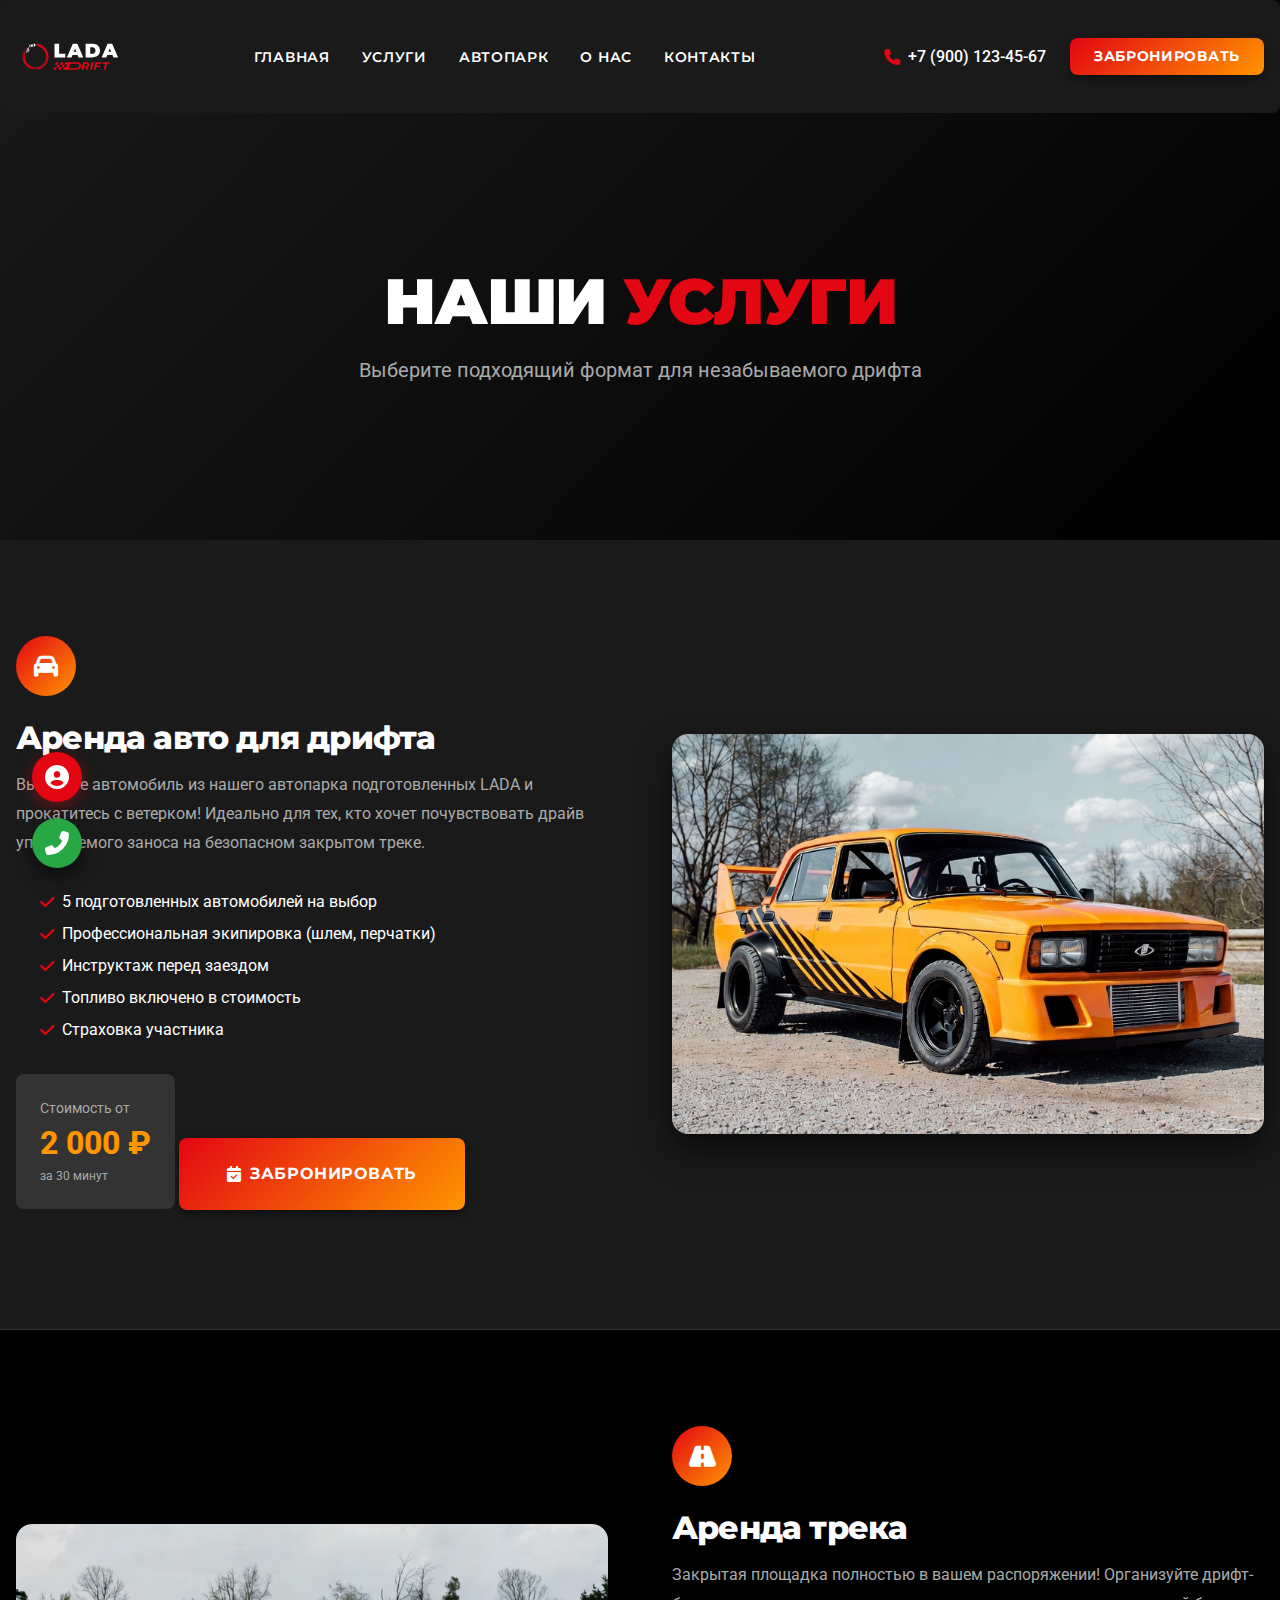
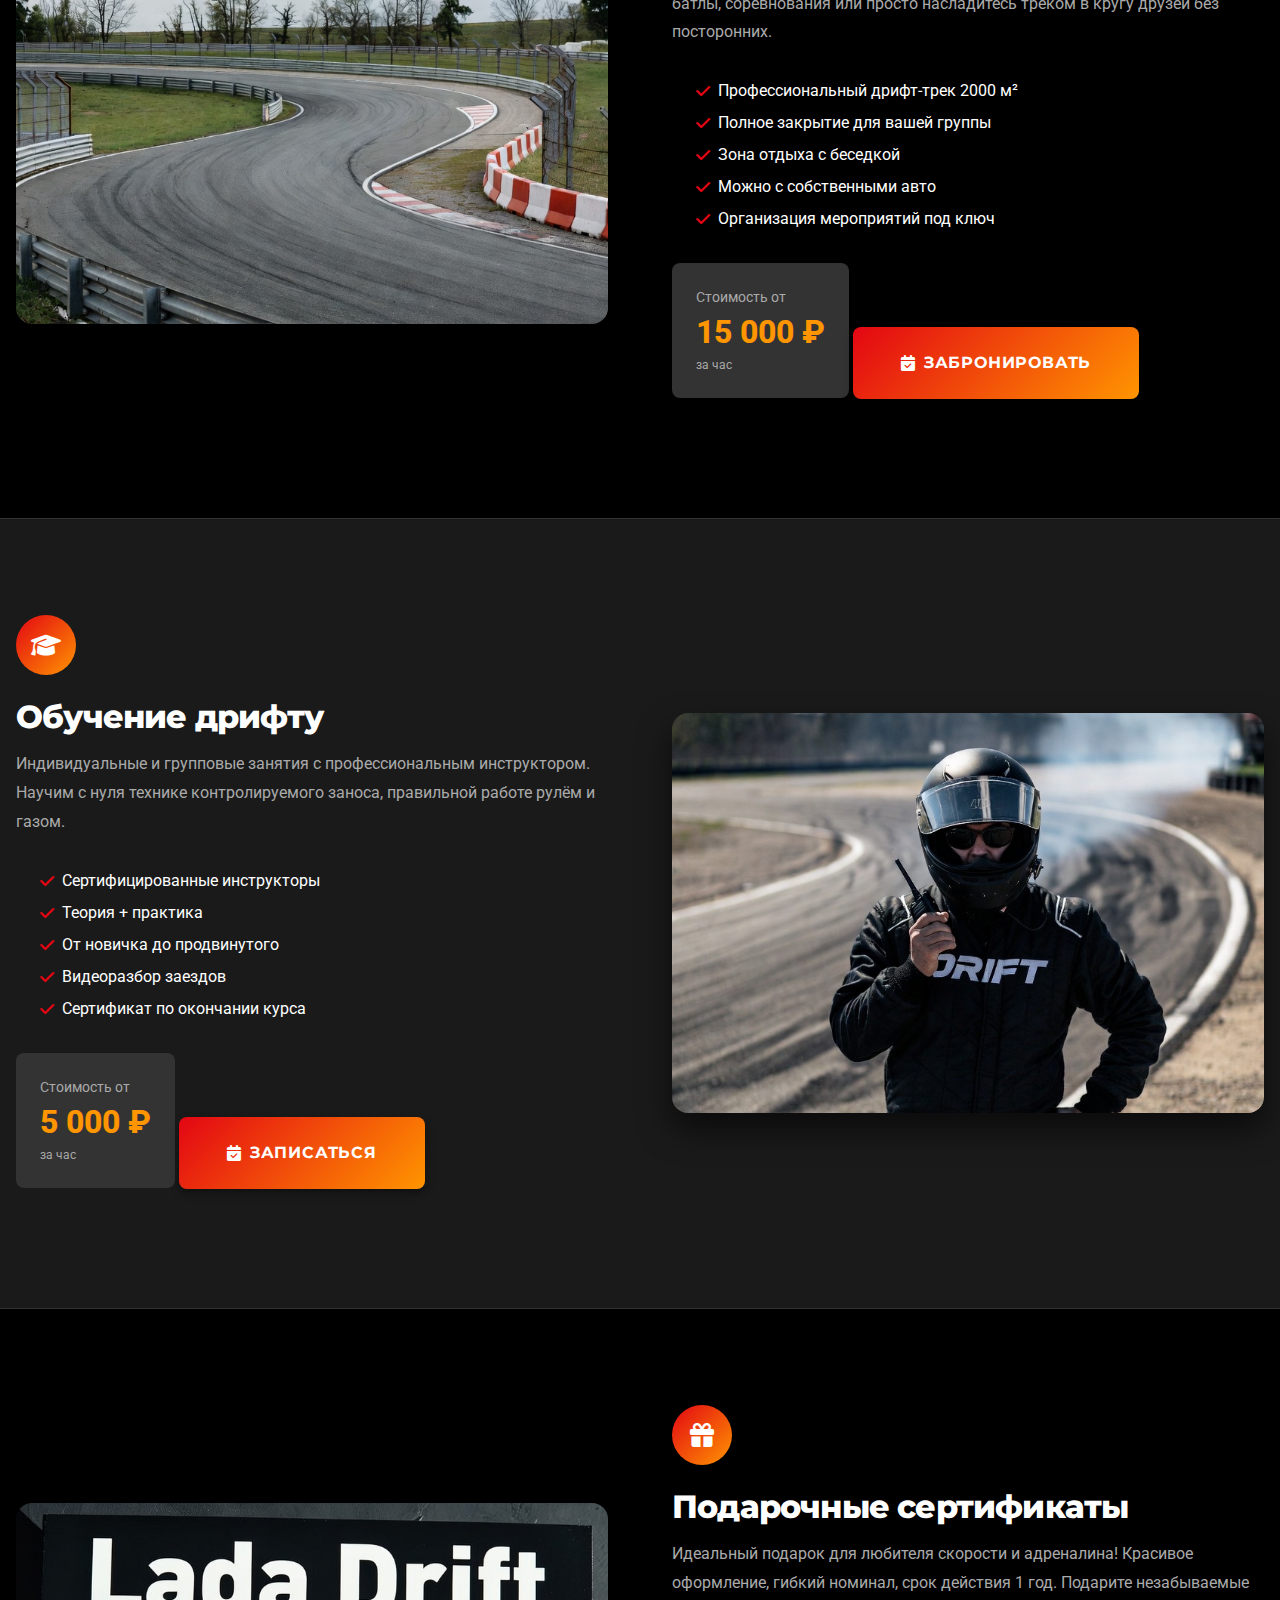
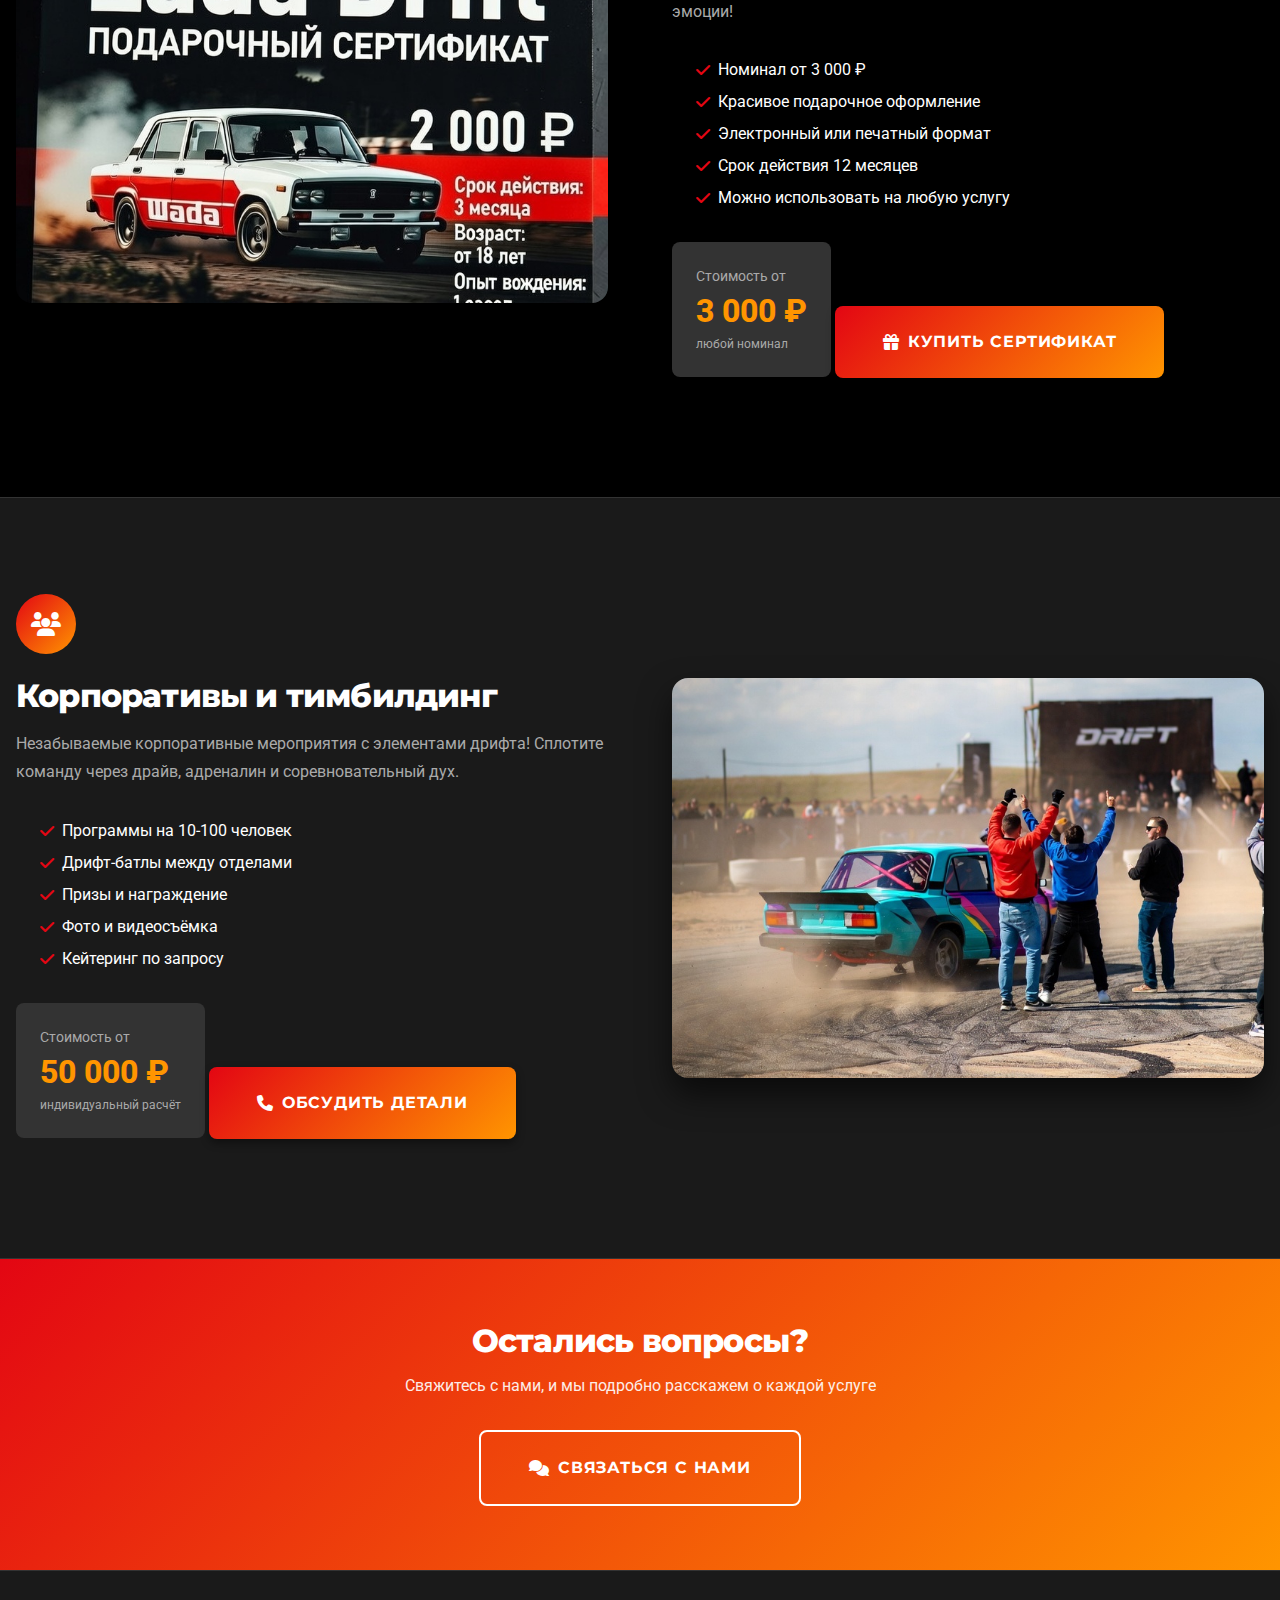
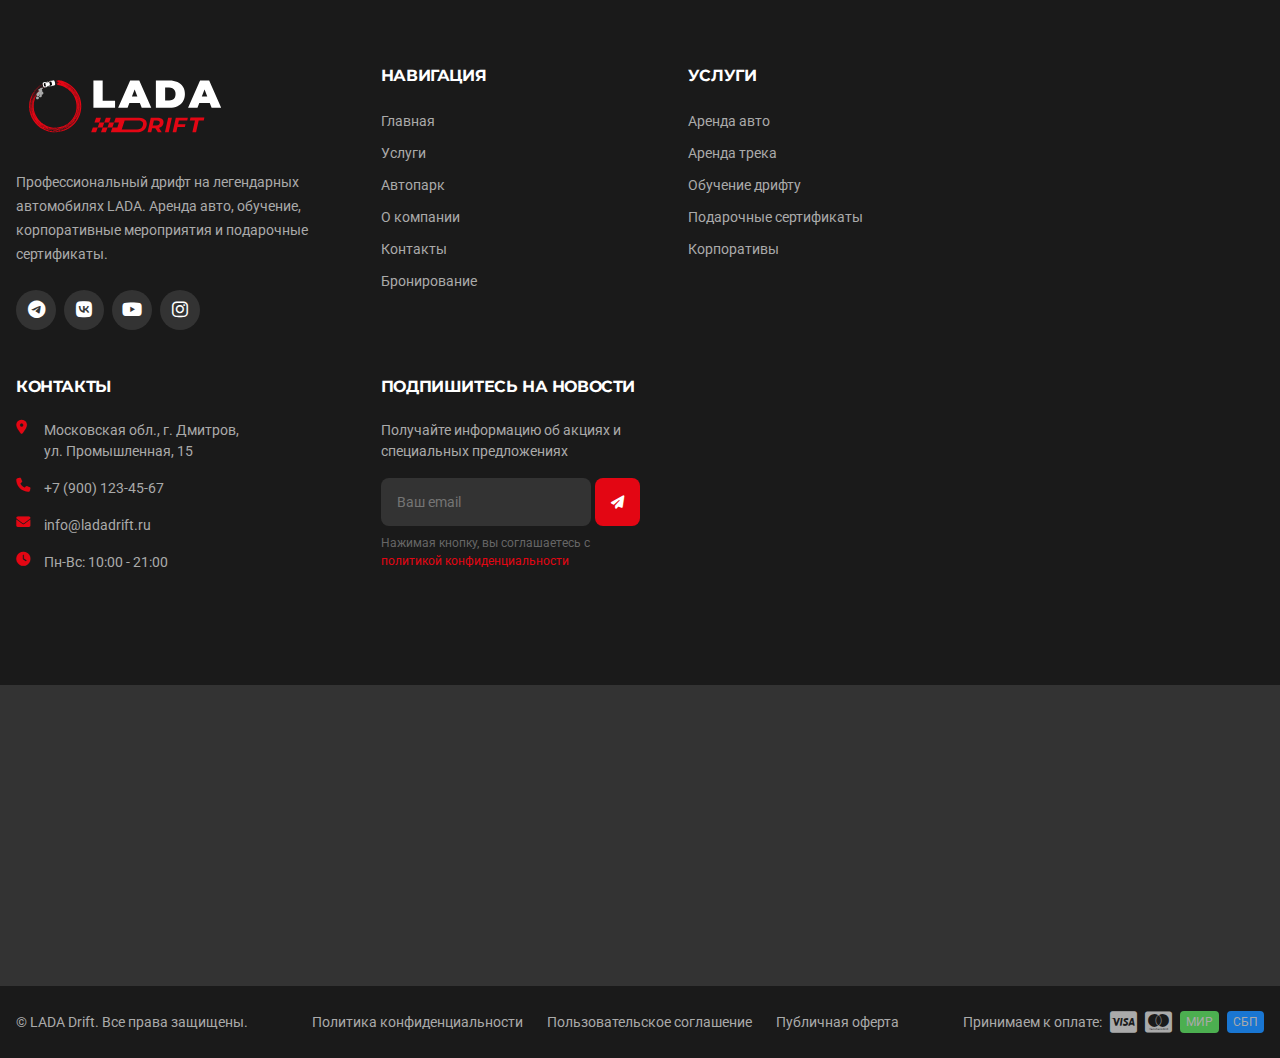
<file: services.html>
<!DOCTYPE html>
<html lang="ru">

<head>
    <meta charset="UTF-8">
    <meta name="viewport" content="width=device-width, initial-scale=1.0">
    <meta name="description" content="">
    <meta name="keywords"
        content="дрифт, LADA, дрифт обучение, аренда авто дрифт, подарочный сертификат дрифт, автодром">
    <link rel="icon" type="image/png" href="assets/images/logo/favicon.png">
    <link rel="preconnect" href="https://fonts.googleapis.com">
    <link rel="preconnect" href="https://fonts.gstatic.com" crossorigin>
    <link
        href="https://fonts.googleapis.com/css2?family=Montserrat:wght@400;500;600;700;800;900&family=Roboto:wght@300;400;500;700&display=swap"
        rel="stylesheet">
    <link rel="stylesheet" href="https://cdnjs.cloudflare.com/ajax/libs/font-awesome/6.4.0/css/all.min.css">
    <link rel="stylesheet" href="css/fonts.css">
    <link rel="stylesheet" href="css/style.css">
    <link rel="stylesheet" href="css/pages.css">
    <link rel="stylesheet" href="css/responsive.css">
    <title>Услуги | LADA Drift</title>
</head>

<body>
    <header class="header" id="header">
        <div class="container">
            <div class="header__inner">
                <a href="index.html" class="header__logo">
                    <img src="assets/images/logo/logo.svg" alt="LADA Drift" class="header__logo-img">
                </a>
                <nav class="header__nav" id="mainNav">
                    <ul class="header__menu">
                        <li class="header__menu-item"><a href="index.html" class="header__menu-link ">Главная</a></li>
                        <li class="header__menu-item"><a href="services.html" class="header__menu-link ">Услуги</a></li>
                        <li class="header__menu-item"><a href="fleet.html" class="header__menu-link ">Автопарк</a></li>
                        <li class="header__menu-item"><a href="about.html" class="header__menu-link ">О нас</a></li>
                        <li class="header__menu-item"><a href="contacts.html" class="header__menu-link ">Контакты</a>
                        </li>
                    </ul>
                </nav>
                <div class="header__actions">
                    <a href="tel:+79001234567" class="header__phone"><i class="fas fa-phone"></i><span>+7 (900)
                            123-45-67</span></a>
                    <a href="booking.html" class="btn btn--primary header__btn">Забронировать</a>
                    <button class="header__burger" id="burgerBtn" aria-label="Открыть меню">
                        <span class="header__burger-line"></span><span class="header__burger-line"></span><span
                            class="header__burger-line"></span>
                    </button>
                </div>
            </div>
        </div>
        <div class="mobile-menu" id="mobileMenu">
            <div class="mobile-menu__overlay" id="mobileOverlay"></div>
            <div class="mobile-menu__content">
                <div class="mobile-menu__header">
                    <a href="index.html" class="mobile-menu__logo">
                        <img src="assets/images/logo/logo.svg" alt="LADA Drift">
                    </a>
                    <button class="mobile-menu__close" id="closeMenuBtn" aria-label="Закрыть меню"><i
                            class="fas fa-times"></i></button>
                </div>
                <nav class="mobile-menu__nav">
                    <ul class="mobile-menu__list">
                        <li><a href="index.html" class="">Главная</a></li>
                        <li><a href="services.html" class="">Услуги</a></li>
                        <li><a href="fleet.html" class="">Автопарк</a></li>
                        <li><a href="about.html" class="">О нас</a></li>
                        <li><a href="contacts.html" class="">Контакты</a></li>
                    </ul>
                </nav>
                <div class="mobile-menu__footer">
                    <a href="tel:+79001234567" class="mobile-menu__phone"><i class="fas fa-phone"></i>+7 (900)
                        123-45-67</a>
                    <a href="booking.html" class="btn btn--primary btn--block">Забронировать</a>
                    <div class="mobile-menu__social">
                        <a href="https://t.me/ladadrift" target="_blank" rel="noopener" aria-label="Telegram"><i
                                class="fab fa-telegram"></i></a>
                        <a href="https://vk.com/ladadrift" target="_blank" rel="noopener" aria-label="VK"><i
                                class="fab fa-vk"></i></a>
                        <a href="https://youtube.com/@ladadrift" target="_blank" rel="noopener" aria-label="YouTube"><i
                                class="fab fa-youtube"></i></a>
                    </div>
                </div>
            </div>
        </div>
    </header>

    <main class="">
        <!-- Hero -->
        <section class="page-hero">
            <div class="page-hero__content">
                <h1 class="page-hero__title">Наши <span>услуги</span></h1>
                <p class="page-hero__subtitle">
                    Выберите подходящий формат для незабываемого дрифта
                </p>
            </div>
        </section>

        <!-- Service: Car Rental -->
        <section class="service-detail" id="car-rental">
            <div class="container">
                <div class="service-detail__inner">
                    <div class="service-detail__image">
                        <img src="assets/images/service-card__image-1.jpg" alt="Аренда авто для дрифта">
                    </div>
                    <div class="service-detail__content">
                        <div class="service-detail__icon">
                            <i class="fas fa-car"></i>
                        </div>
                        <h2 class="service-detail__title">Аренда авто для дрифта</h2>
                        <p class="service-detail__description">
                            Выберите автомобиль из нашего автопарка подготовленных LADA и прокатитесь с ветерком!
                            Идеально для тех, кто хочет почувствовать драйв управляемого заноса на безопасном закрытом
                            треке.
                        </p>
                        <ul class="service-detail__features">
                            <li><i class="fas fa-check"></i> 5 подготовленных автомобилей на выбор</li>
                            <li><i class="fas fa-check"></i> Профессиональная экипировка (шлем, перчатки)</li>
                            <li><i class="fas fa-check"></i> Инструктаж перед заездом</li>
                            <li><i class="fas fa-check"></i> Топливо включено в стоимость</li>
                            <li><i class="fas fa-check"></i> Страховка участника</li>
                        </ul>
                        <div class="service-detail__price">
                            <div class="service-detail__price-label">Стоимость от</div>
                            <div class="service-detail__price-value">2 000 ₽</div>
                            <div class="service-detail__price-note">за 30 минут</div>
                        </div>
                        <a href="booking.html?service=car_rental" class="btn btn--primary btn--lg">
                            <i class="fas fa-calendar-check"></i> Забронировать
                        </a>
                    </div>
                </div>
            </div>
        </section>

        <!-- Service: Track Rental -->
        <section class="service-detail" id="track-rental">
            <div class="container">
                <div class="service-detail__inner">
                    <div class="service-detail__image">
                        <img src="assets/images/service-card__image-2.jpg" alt="Аренда трека">
                    </div>
                    <div class="service-detail__content">
                        <div class="service-detail__icon">
                            <i class="fas fa-road"></i>
                        </div>
                        <h2 class="service-detail__title">Аренда трека</h2>
                        <p class="service-detail__description">
                            Закрытая площадка полностью в вашем распоряжении! Организуйте дрифт-батлы,
                            соревнования или просто насладитесь треком в кругу друзей без посторонних.
                        </p>
                        <ul class="service-detail__features">
                            <li><i class="fas fa-check"></i> Профессиональный дрифт-трек 2000 м²</li>
                            <li><i class="fas fa-check"></i> Полное закрытие для вашей группы</li>
                            <li><i class="fas fa-check"></i> Зона отдыха с беседкой</li>
                            <li><i class="fas fa-check"></i> Можно с собственными авто</li>
                            <li><i class="fas fa-check"></i> Организация мероприятий под ключ</li>
                        </ul>
                        <div class="service-detail__price">
                            <div class="service-detail__price-label">Стоимость от</div>
                            <div class="service-detail__price-value">15 000 ₽</div>
                            <div class="service-detail__price-note">за час</div>
                        </div>
                        <a href="booking.html?service=track_rental" class="btn btn--primary btn--lg">
                            <i class="fas fa-calendar-check"></i> Забронировать
                        </a>
                    </div>
                </div>
            </div>
        </section>

        <!-- Service: Training -->
        <section class="service-detail" id="training">
            <div class="container">
                <div class="service-detail__inner">
                    <div class="service-detail__image">
                        <img src="assets/images/service-card__image-3.jpg" alt="Обучение дрифту">
                    </div>
                    <div class="service-detail__content">
                        <div class="service-detail__icon">
                            <i class="fas fa-graduation-cap"></i>
                        </div>
                        <h2 class="service-detail__title">Обучение дрифту</h2>
                        <p class="service-detail__description">
                            Индивидуальные и групповые занятия с профессиональным инструктором.
                            Научим с нуля технике контролируемого заноса, правильной работе рулём и газом.
                        </p>
                        <ul class="service-detail__features">
                            <li><i class="fas fa-check"></i> Сертифицированные инструкторы</li>
                            <li><i class="fas fa-check"></i> Теория + практика</li>
                            <li><i class="fas fa-check"></i> От новичка до продвинутого</li>
                            <li><i class="fas fa-check"></i> Видеоразбор заездов</li>
                            <li><i class="fas fa-check"></i> Сертификат по окончании курса</li>
                        </ul>
                        <div class="service-detail__price">
                            <div class="service-detail__price-label">Стоимость от</div>
                            <div class="service-detail__price-value">5 000 ₽</div>
                            <div class="service-detail__price-note">за час</div>
                        </div>
                        <a href="booking.html?service=training" class="btn btn--primary btn--lg">
                            <i class="fas fa-calendar-check"></i> Записаться
                        </a>
                    </div>
                </div>
            </div>
        </section>

        <!-- Service: Certificate -->
        <section class="service-detail" id="certificate">
            <div class="container">
                <div class="service-detail__inner">
                    <div class="service-detail__image">
                        <img src="assets/images/service-card__image-4.png" alt="Подарочный сертификат">
                    </div>
                    <div class="service-detail__content">
                        <div class="service-detail__icon">
                            <i class="fas fa-gift"></i>
                        </div>
                        <h2 class="service-detail__title">Подарочные сертификаты</h2>
                        <p class="service-detail__description">
                            Идеальный подарок для любителя скорости и адреналина! Красивое оформление,
                            гибкий номинал, срок действия 1 год. Подарите незабываемые эмоции!
                        </p>
                        <ul class="service-detail__features">
                            <li><i class="fas fa-check"></i> Номинал от 3 000 ₽</li>
                            <li><i class="fas fa-check"></i> Красивое подарочное оформление</li>
                            <li><i class="fas fa-check"></i> Электронный или печатный формат</li>
                            <li><i class="fas fa-check"></i> Срок действия 12 месяцев</li>
                            <li><i class="fas fa-check"></i> Можно использовать на любую услугу</li>
                        </ul>
                        <div class="service-detail__price">
                            <div class="service-detail__price-label">Стоимость от</div>
                            <div class="service-detail__price-value">3 000 ₽</div>
                            <div class="service-detail__price-note">любой номинал</div>
                        </div>
                        <a href="booking.html?service=certificate" class="btn btn--primary btn--lg">
                            <i class="fas fa-gift"></i> Купить сертификат
                        </a>
                    </div>
                </div>
            </div>
        </section>

        <!-- Service: Corporate -->
        <section class="service-detail" id="corporate">
            <div class="container">
                <div class="service-detail__inner">
                    <div class="service-detail__image">
                        <img src="assets/images/service-card__image-5.jpg" alt="Корпоративные мероприятия">
                    </div>
                    <div class="service-detail__content">
                        <div class="service-detail__icon">
                            <i class="fas fa-users"></i>
                        </div>
                        <h2 class="service-detail__title">Корпоративы и тимбилдинг</h2>
                        <p class="service-detail__description">
                            Незабываемые корпоративные мероприятия с элементами дрифта!
                            Сплотите команду через драйв, адреналин и соревновательный дух.
                        </p>
                        <ul class="service-detail__features">
                            <li><i class="fas fa-check"></i> Программы на 10-100 человек</li>
                            <li><i class="fas fa-check"></i> Дрифт-батлы между отделами</li>
                            <li><i class="fas fa-check"></i> Призы и награждение</li>
                            <li><i class="fas fa-check"></i> Фото и видеосъёмка</li>
                            <li><i class="fas fa-check"></i> Кейтеринг по запросу</li>
                        </ul>
                        <div class="service-detail__price">
                            <div class="service-detail__price-label">Стоимость от</div>
                            <div class="service-detail__price-value">50 000 ₽</div>
                            <div class="service-detail__price-note">индивидуальный расчёт</div>
                        </div>
                        <a href="contacts.html" class="btn btn--primary btn--lg">
                            <i class="fas fa-phone"></i> Обсудить детали
                        </a>
                    </div>
                </div>
            </div>
        </section>

        <!-- CTA -->
        <section class="section section--accent">
            <div class="container container--center">
                <h2>Остались вопросы?</h2>
                <p>
                    Свяжитесь с нами, и мы подробно расскажем о каждой услуге
                </p>
                <a href="contacts.html" class="btn btn--secondary btn--lg">
                    <i class="fas fa-comments"></i> Связаться с нами
                </a>
            </div>
        </section>
    </main>
    <footer class="footer">
        <div class="footer__top">
            <div class="container">
                <div class="footer__grid">
                    <div class="footer__col footer__col--about">
                        <a href="index.html" class="footer__logo">
                            <img src="assets/images/logo/logo.svg" alt="LADA Drift" width="50" height="50">
                        </a>
                        <p class="footer__description">
                            Профессиональный дрифт на легендарных автомобилях LADA.
                            Аренда авто, обучение, корпоративные мероприятия и подарочные сертификаты.
                        </p>
                        <div class="footer__social">
                            <a href="https://t.me/ladadrift" target="_blank" rel="noopener" class="footer__social-link"
                                aria-label="Telegram">
                                <i class="fab fa-telegram"></i>
                            </a>
                            <a href="https://vk.com/ladadrift" target="_blank" rel="noopener"
                                class="footer__social-link" aria-label="VK">
                                <i class="fab fa-vk"></i>
                            </a>
                            <a href="https://youtube.com/@ladadrift" target="_blank" rel="noopener"
                                class="footer__social-link" aria-label="YouTube">
                                <i class="fab fa-youtube"></i>
                            </a>
                            <a href="https://instagram.com/ladadrift" target="_blank" rel="noopener"
                                class="footer__social-link" aria-label="Instagram">
                                <i class="fab fa-instagram"></i>
                            </a>
                        </div>
                    </div>

                    <div class="footer__col">
                        <h3 class="footer__title">Навигация</h3>
                        <ul class="footer__menu">
                            <li><a href="index.html">Главная</a></li>
                            <li><a href="services.html">Услуги</a></li>
                            <li><a href="fleet.html">Автопарк</a></li>
                            <li><a href="about.html">О компании</a></li>
                            <li><a href="contacts.html">Контакты</a></li>
                            <li><a href="booking.html">Бронирование</a></li>
                        </ul>
                    </div>

                    <div class="footer__col">
                        <h3 class="footer__title">Услуги</h3>
                        <ul class="footer__menu">
                            <li><a href="services.html#car-rental">Аренда авто</a></li>
                            <li><a href="services.html#track-rental">Аренда трека</a></li>
                            <li><a href="services.html#training">Обучение дрифту</a></li>
                            <li><a href="services.html#certificate">Подарочные сертификаты</a></li>
                            <li><a href="services.html#corporate">Корпоративы</a></li>
                        </ul>
                    </div>

                    <div class="footer__col">
                        <h3 class="footer__title">Контакты</h3>
                        <ul class="footer__contacts">
                            <li>
                                <i class="fas fa-map-marker-alt"></i>
                                <span>Московская обл., г. Дмитров,<br>ул. Промышленная, 15</span>
                            </li>
                            <li>
                                <i class="fas fa-phone"></i>
                                <a href="tel:+79001234567">+7 (900) 123-45-67</a>
                            </li>
                            <li>
                                <i class="fas fa-envelope"></i>
                                <a href="mailto:info@ladadrift.ru">info@ladadrift.ru</a>
                            </li>
                            <li>
                                <i class="fas fa-clock"></i>
                                <span>Пн-Вс: 10:00 - 21:00</span>
                            </li>
                        </ul>
                    </div>

                    <div class="footer__col footer__col--subscribe">
                        <h3 class="footer__title">Подпишитесь на новости</h3>
                        <p class="footer__subscribe-text">
                            Получайте информацию об акциях и специальных предложениях
                        </p>
                        <form class="footer__subscribe-form" id="subscribeForm">
                            <div class="footer__subscribe-input">
                                <input type="email" name="email" placeholder="Ваш email" required autocomplete="email">
                                <button type="submit" aria-label="Подписаться">
                                    <i class="fas fa-paper-plane"></i>
                                </button>
                            </div>
                            <p class="footer__subscribe-note">
                                Нажимая кнопку, вы соглашаетесь с
                                <a href="pages/privacy.html">политикой конфиденциальности</a>
                            </p>
                        </form>
                    </div>
                </div>
            </div>
        </div>

        <div class="footer__map">
            <div class="footer__map-container" id="footerMap">
                <iframe
                    src="https://yandex.ru/map-widget/v1/?um=constructor%3A2f8e9d3b7c4a5f1e0d9c8b7a6f5e4d3c&amp;source=constructor"
                    style="width:100%; height:300px; border:none;" loading="lazy"
                    title="Карта проезда к LADA Drift"></iframe>
            </div>
        </div>

        <div class="footer__bottom">
            <div class="container">
                <div class="footer__bottom-inner">
                    <p class="footer__copyright">
                        &copy; LADA Drift. Все права защищены.
                    </p>
                    <div class="footer__links">
                        <a href="pages/privacy.html">Политика конфиденциальности</a>
                        <a href="pages/terms.html">Пользовательское соглашение</a>
                        <a href="pages/oferta.html">Публичная оферта</a>
                    </div>
                    <div class="footer__payment">
                        <span>Принимаем к оплате:</span>
                        <i class="fab fa-cc-visa" style="font-size: 1.5rem;"></i>
                        <i class="fab fa-cc-mastercard" style="font-size: 1.5rem;"></i>
                        <span
                            style="font-size: 0.75rem; background: #4CAF50; padding: 2px 6px; border-radius: 4px;">МИР</span>
                        <span
                            style="font-size: 0.75rem; background: #1976D2; padding: 2px 6px; border-radius: 4px;">СБП</span>
                    </div>
                </div>
            </div>
        </div>
    </footer>

    <button class="scroll-top" id="scrollTopBtn" aria-label="Наверх">
        <i class="fas fa-chevron-up"></i>
    </button>

    <div class="callback-widget" id="callbackWidget">
        <button class="callback-widget__btn" id="callbackBtn" aria-label="Заказать звонок">
            <i class="fas fa-phone-alt"></i>
        </button>
        <div class="callback-widget__form" id="callbackForm">
            <div class="callback-widget__header">
                <h4>Заказать звонок</h4>
                <button class="callback-widget__close" id="closeCallbackBtn" aria-label="Закрыть">
                    <i class="fas fa-times"></i>
                </button>
            </div>
            <form id="callbackRequestForm">
                <div class="form-group">
                    <input type="text" name="name" class="form-control" placeholder="Ваше имя" required>
                </div>
                <div class="form-group">
                    <input type="tel" name="phone" class="form-control" placeholder="+7 (___) ___-__-__" required>
                </div>
                <button type="submit" class="btn btn--primary btn--block">Перезвоните мне</button>
            </form>
        </div>
    </div>

    <div class="modal" id="modal">
        <div class="modal__overlay" id="modalOverlay"></div>
        <div class="modal__content" id="modalContent">
            <button class="modal__close" id="modalClose" aria-label="Закрыть">
                <i class="fas fa-times"></i>
            </button>
            <div class="modal__body" id="modalBody"></div>
        </div>
    </div>

    <div class="toast-container" id="toastContainer"></div>

    <a href="#" class="cabinet-fab" id="cabinetBtn" aria-label="Личный кабинет" title="Личный кабинет">
        <i class="fas fa-user-circle"></i>
    </a>

    <div class="auth-modal" id="authModal">
        <div class="auth-modal__overlay" id="authModalOverlay"></div>
        <div class="auth-modal__content">
            <button class="auth-modal__close" id="authModalClose" aria-label="Закрыть"><i
                    class="fas fa-times"></i></button>
            <div class="auth-modal__body" id="authModalBody"></div>
        </div>
    </div>

    <script src="js/main.js"></script>
    <script src="js/auth-modal.js"></script>






</body>

</html>
</file>
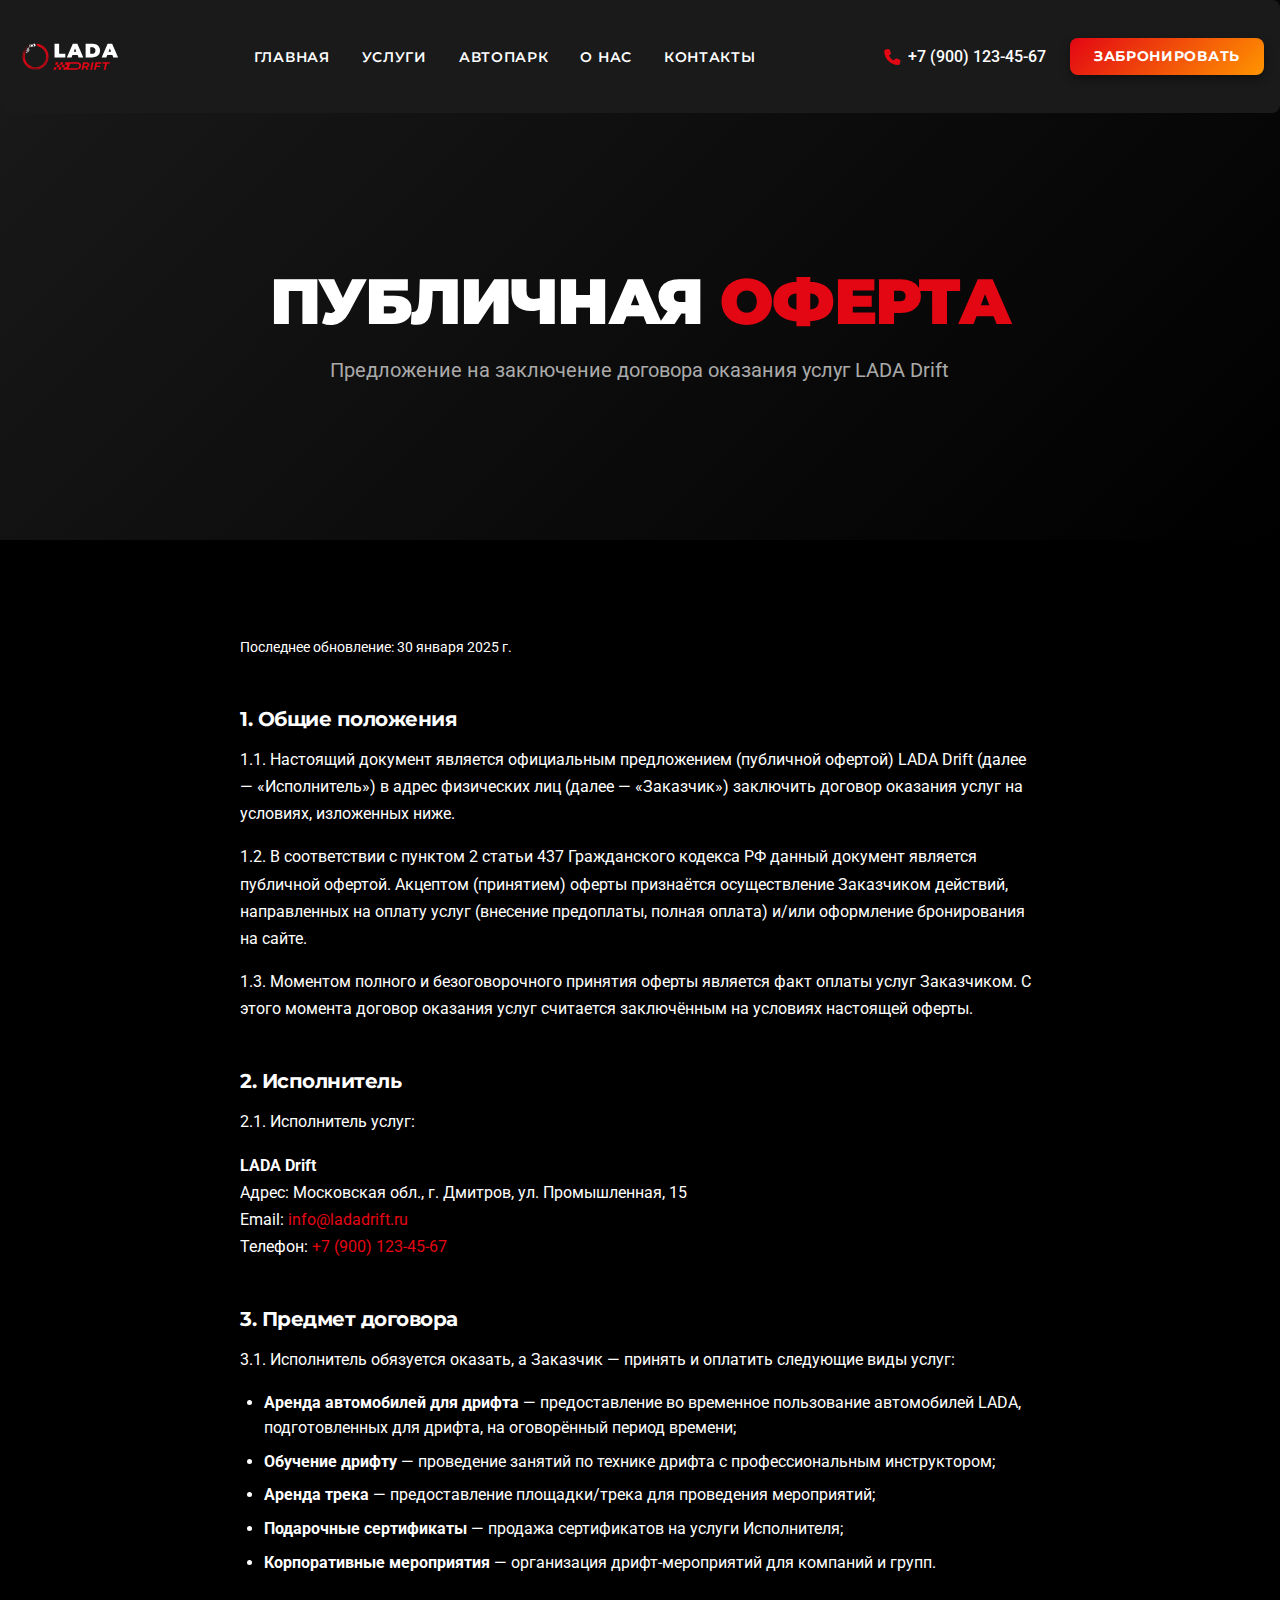
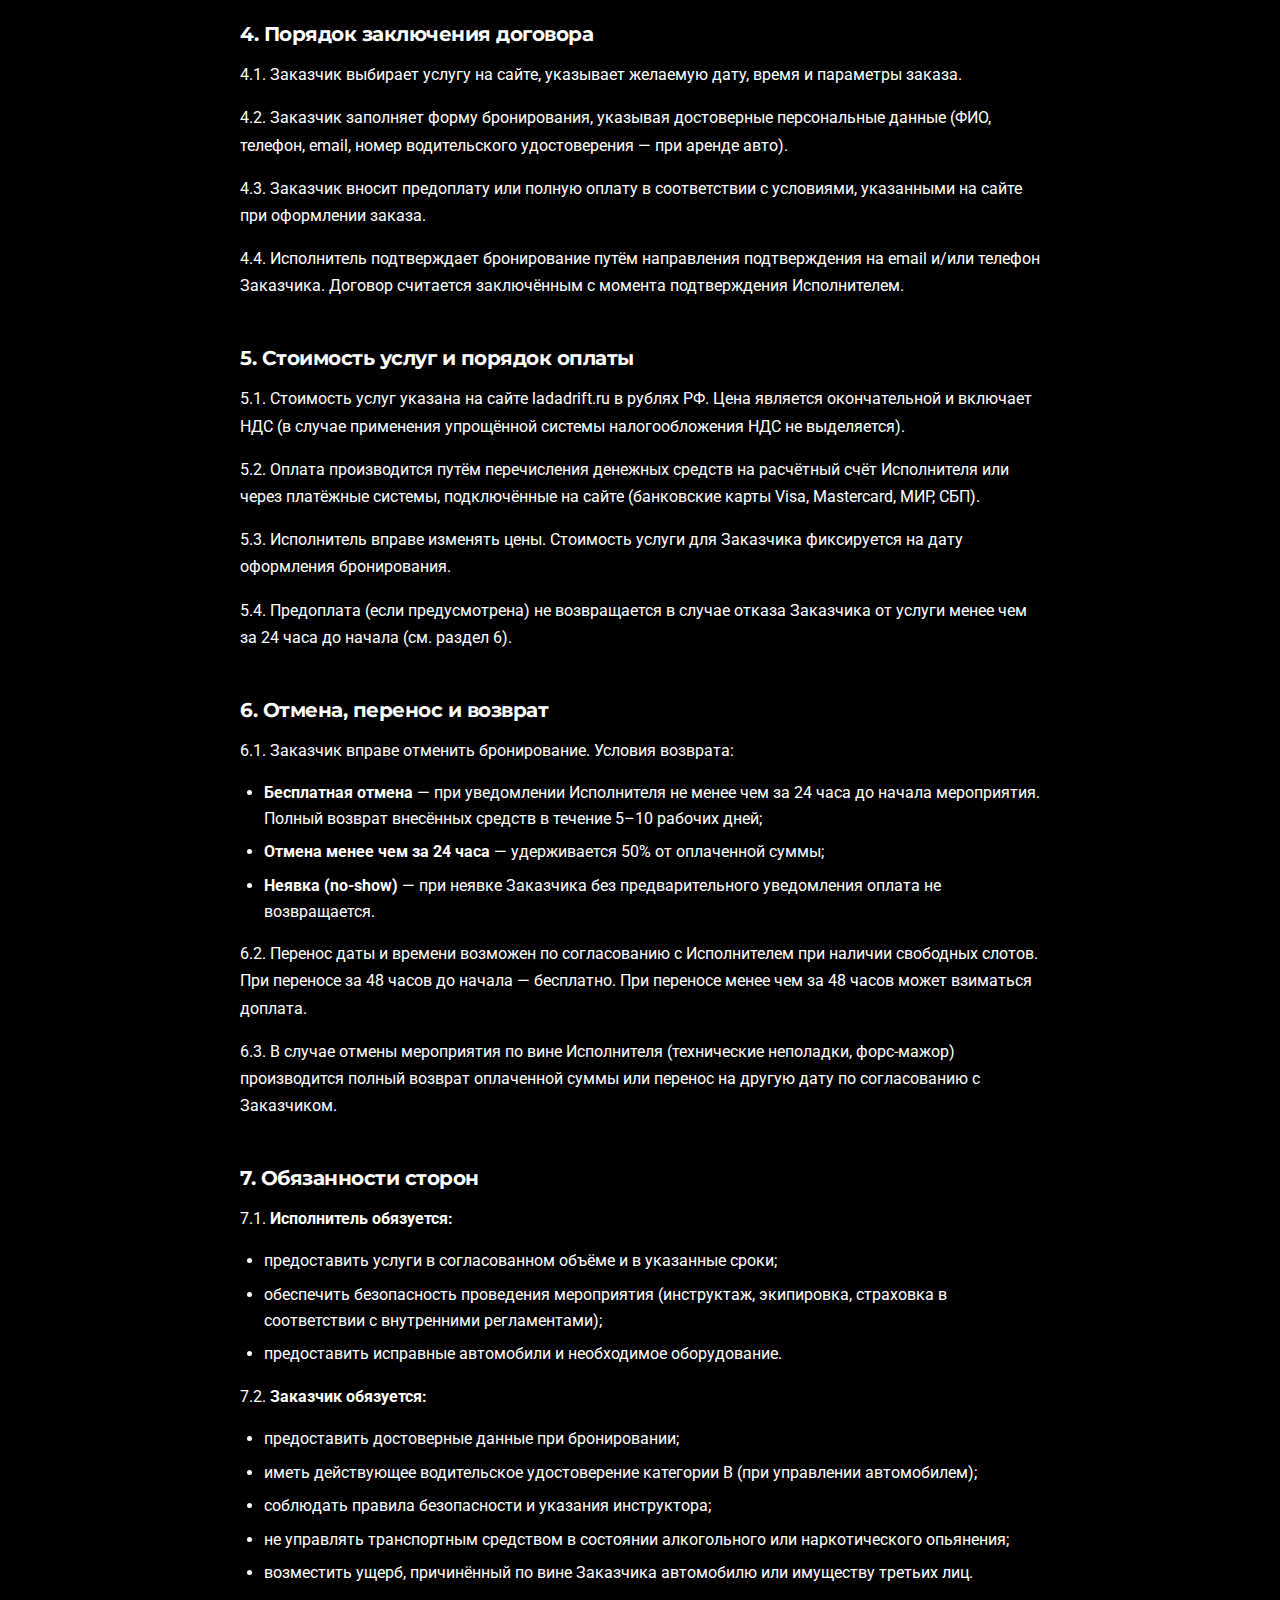
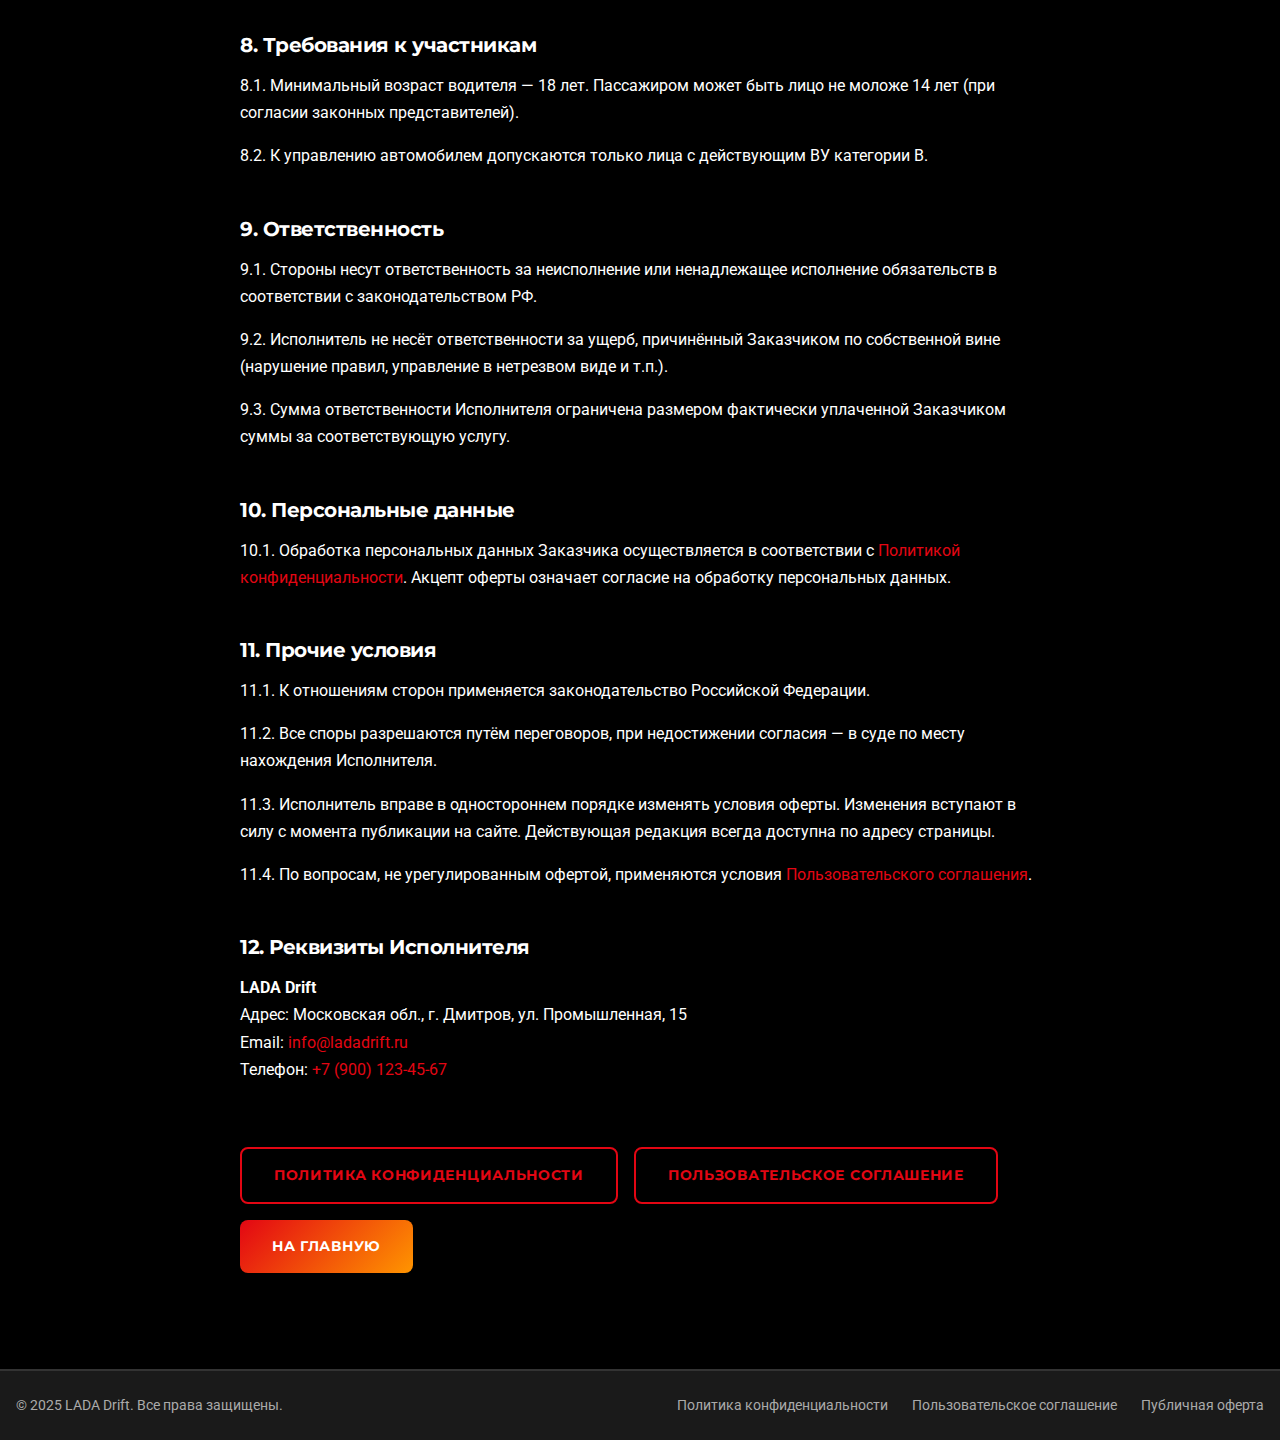
<file: pages/oferta.html>
<!DOCTYPE html>
<html lang="ru">
<head>
    <meta charset="UTF-8">
    <meta name="viewport" content="width=device-width, initial-scale=1.0">
    <meta name="description" content="Публичная оферта LADA Drift — предложение на заключение договора оказания услуг аренды авто и обучения дрифту">
    <link rel="icon" type="image/png" href="../assets/images/logo/favicon.png">
    <link rel="preconnect" href="https://fonts.googleapis.com">
    <link rel="preconnect" href="https://fonts.gstatic.com" crossorigin>
    <link href="https://fonts.googleapis.com/css2?family=Montserrat:wght@400;500;600;700;800;900&family=Roboto:wght@300;400;500;700&display=swap" rel="stylesheet">
    <link rel="stylesheet" href="https://cdnjs.cloudflare.com/ajax/libs/font-awesome/6.4.0/css/all.min.css">
    <link rel="stylesheet" href="../css/fonts.css">
    <link rel="stylesheet" href="../css/style.css">
    <link rel="stylesheet" href="../css/pages.css">
    <link rel="stylesheet" href="../css/responsive.css">
    <title>Публичная оферта | LADA Drift</title>
</head>
<body>
    <header class="header" id="header">
        <div class="container">
            <div class="header__inner">
                <a href="../index.html" class="header__logo">
                    <img src="../assets/images/logo/logo.svg" alt="LADA Drift" class="header__logo-img">
                </a>
                <nav class="header__nav" id="mainNav">
                    <ul class="header__menu">
                        <li class="header__menu-item"><a href="../index.html" class="header__menu-link">Главная</a></li>
                        <li class="header__menu-item"><a href="../services.html" class="header__menu-link">Услуги</a></li>
                        <li class="header__menu-item"><a href="../fleet.html" class="header__menu-link">Автопарк</a></li>
                        <li class="header__menu-item"><a href="../about.html" class="header__menu-link">О нас</a></li>
                        <li class="header__menu-item"><a href="../contacts.html" class="header__menu-link">Контакты</a></li>
                    </ul>
                </nav>
                <div class="header__actions">
                    <a href="tel:+79001234567" class="header__phone"><i class="fas fa-phone"></i><span>+7 (900) 123-45-67</span></a>
                    <a href="../booking.html" class="btn btn--primary header__btn">Забронировать</a>
                    <button class="header__burger" id="burgerBtn" aria-label="Открыть меню">
                        <span class="header__burger-line"></span><span class="header__burger-line"></span><span class="header__burger-line"></span>
                    </button>
                </div>
            </div>
        </div>
        <div class="mobile-menu" id="mobileMenu">
            <div class="mobile-menu__overlay" id="mobileOverlay"></div>
            <div class="mobile-menu__content">
                <div class="mobile-menu__header">
                    <a href="../index.html" class="mobile-menu__logo">
                        <img src="../assets/images/logo/logo.svg" alt="LADA Drift">
                    </a>
                    <button class="mobile-menu__close" id="closeMenuBtn" aria-label="Закрыть меню"><i class="fas fa-times"></i></button>
                </div>
                <nav class="mobile-menu__nav">
                    <ul class="mobile-menu__list">
                        <li><a href="../index.html">Главная</a></li>
                        <li><a href="../services.html">Услуги</a></li>
                        <li><a href="../fleet.html">Автопарк</a></li>
                        <li><a href="../about.html">О нас</a></li>
                        <li><a href="../contacts.html">Контакты</a></li>
                    </ul>
                </nav>
                <div class="mobile-menu__footer">
                    <a href="tel:+79001234567" class="mobile-menu__phone"><i class="fas fa-phone"></i>+7 (900) 123-45-67</a>
                    <a href="../booking.html" class="btn btn--primary btn--block">Забронировать</a>
                    <div class="mobile-menu__social">
                        <a href="https://t.me/ladadrift" target="_blank" rel="noopener" aria-label="Telegram"><i class="fab fa-telegram"></i></a>
                        <a href="https://vk.com/ladadrift" target="_blank" rel="noopener" aria-label="VK"><i class="fab fa-vk"></i></a>
                        <a href="https://youtube.com/@ladadrift" target="_blank" rel="noopener" aria-label="YouTube"><i class="fab fa-youtube"></i></a>
                    </div>
                </div>
            </div>
        </div>
    </header>

    <main>
        <section class="page-hero page-hero--compact">
            <div class="page-hero__content">
                <h1 class="page-hero__title">Публичная <span>оферта</span></h1>
                <p class="page-hero__text">Предложение на заключение договора оказания услуг LADA Drift</p>
            </div>
        </section>

        <section class="legal-content">
            <div class="container">
                <div class="legal-content__inner">
                    <p class="legal-content__updated">Последнее обновление: 30 января 2025 г.</p>

                    <h2>1. Общие положения</h2>
                    <p>1.1. Настоящий документ является официальным предложением (публичной офертой) LADA Drift (далее — «Исполнитель») в адрес физических лиц (далее — «Заказчик») заключить договор оказания услуг на условиях, изложенных ниже.</p>
                    <p>1.2. В соответствии с пунктом 2 статьи 437 Гражданского кодекса РФ данный документ является публичной офертой. Акцептом (принятием) оферты признаётся осуществление Заказчиком действий, направленных на оплату услуг (внесение предоплаты, полная оплата) и/или оформление бронирования на сайте.</p>
                    <p>1.3. Моментом полного и безоговорочного принятия оферты является факт оплаты услуг Заказчиком. С этого момента договор оказания услуг считается заключённым на условиях настоящей оферты.</p>

                    <h2>2. Исполнитель</h2>
                    <p>2.1. Исполнитель услуг:</p>
                    <p><strong>LADA Drift</strong><br>
                    Адрес: Московская обл., г. Дмитров, ул. Промышленная, 15<br>
                    Email: <a href="mailto:info@ladadrift.ru">info@ladadrift.ru</a><br>
                    Телефон: <a href="tel:+79001234567">+7 (900) 123-45-67</a></p>

                    <h2>3. Предмет договора</h2>
                    <p>3.1. Исполнитель обязуется оказать, а Заказчик — принять и оплатить следующие виды услуг:</p>
                    <ul>
                        <li><strong>Аренда автомобилей для дрифта</strong> — предоставление во временное пользование автомобилей LADA, подготовленных для дрифта, на оговорённый период времени;</li>
                        <li><strong>Обучение дрифту</strong> — проведение занятий по технике дрифта с профессиональным инструктором;</li>
                        <li><strong>Аренда трека</strong> — предоставление площадки/трека для проведения мероприятий;</li>
                        <li><strong>Подарочные сертификаты</strong> — продажа сертификатов на услуги Исполнителя;</li>
                        <li><strong>Корпоративные мероприятия</strong> — организация дрифт-мероприятий для компаний и групп.</li>
                    </ul>

                    <h2>4. Порядок заключения договора</h2>
                    <p>4.1. Заказчик выбирает услугу на сайте, указывает желаемую дату, время и параметры заказа.</p>
                    <p>4.2. Заказчик заполняет форму бронирования, указывая достоверные персональные данные (ФИО, телефон, email, номер водительского удостоверения — при аренде авто).</p>
                    <p>4.3. Заказчик вносит предоплату или полную оплату в соответствии с условиями, указанными на сайте при оформлении заказа.</p>
                    <p>4.4. Исполнитель подтверждает бронирование путём направления подтверждения на email и/или телефон Заказчика. Договор считается заключённым с момента подтверждения Исполнителем.</p>

                    <h2>5. Стоимость услуг и порядок оплаты</h2>
                    <p>5.1. Стоимость услуг указана на сайте ladadrift.ru в рублях РФ. Цена является окончательной и включает НДС (в случае применения упрощённой системы налогообложения НДС не выделяется).</p>
                    <p>5.2. Оплата производится путём перечисления денежных средств на расчётный счёт Исполнителя или через платёжные системы, подключённые на сайте (банковские карты Visa, Mastercard, МИР, СБП).</p>
                    <p>5.3. Исполнитель вправе изменять цены. Стоимость услуги для Заказчика фиксируется на дату оформления бронирования.</p>
                    <p>5.4. Предоплата (если предусмотрена) не возвращается в случае отказа Заказчика от услуги менее чем за 24 часа до начала (см. раздел 6).</p>

                    <h2>6. Отмена, перенос и возврат</h2>
                    <p>6.1. Заказчик вправе отменить бронирование. Условия возврата:</p>
                    <ul>
                        <li><strong>Бесплатная отмена</strong> — при уведомлении Исполнителя не менее чем за 24 часа до начала мероприятия. Полный возврат внесённых средств в течение 5–10 рабочих дней;</li>
                        <li><strong>Отмена менее чем за 24 часа</strong> — удерживается 50% от оплаченной суммы;</li>
                        <li><strong>Неявка (no-show)</strong> — при неявке Заказчика без предварительного уведомления оплата не возвращается.</li>
                    </ul>
                    <p>6.2. Перенос даты и времени возможен по согласованию с Исполнителем при наличии свободных слотов. При переносе за 48 часов до начала — бесплатно. При переносе менее чем за 48 часов может взиматься доплата.</p>
                    <p>6.3. В случае отмены мероприятия по вине Исполнителя (технические неполадки, форс-мажор) производится полный возврат оплаченной суммы или перенос на другую дату по согласованию с Заказчиком.</p>

                    <h2>7. Обязанности сторон</h2>
                    <p>7.1. <strong>Исполнитель обязуется:</strong></p>
                    <ul>
                        <li>предоставить услуги в согласованном объёме и в указанные сроки;</li>
                        <li>обеспечить безопасность проведения мероприятия (инструктаж, экипировка, страховка в соответствии с внутренними регламентами);</li>
                        <li>предоставить исправные автомобили и необходимое оборудование.</li>
                    </ul>
                    <p>7.2. <strong>Заказчик обязуется:</strong></p>
                    <ul>
                        <li>предоставить достоверные данные при бронировании;</li>
                        <li>иметь действующее водительское удостоверение категории B (при управлении автомобилем);</li>
                        <li>соблюдать правила безопасности и указания инструктора;</li>
                        <li>не управлять транспортным средством в состоянии алкогольного или наркотического опьянения;</li>
                        <li>возместить ущерб, причинённый по вине Заказчика автомобилю или имуществу третьих лиц.</li>
                    </ul>

                    <h2>8. Требования к участникам</h2>
                    <p>8.1. Минимальный возраст водителя — 18 лет. Пассажиром может быть лицо не моложе 14 лет (при согласии законных представителей).</p>
                    <p>8.2. К управлению автомобилем допускаются только лица с действующим ВУ категории B.</p>

                    <h2>9. Ответственность</h2>
                    <p>9.1. Стороны несут ответственность за неисполнение или ненадлежащее исполнение обязательств в соответствии с законодательством РФ.</p>
                    <p>9.2. Исполнитель не несёт ответственности за ущерб, причинённый Заказчиком по собственной вине (нарушение правил, управление в нетрезвом виде и т.п.).</p>
                    <p>9.3. Сумма ответственности Исполнителя ограничена размером фактически уплаченной Заказчиком суммы за соответствующую услугу.</p>

                    <h2>10. Персональные данные</h2>
                    <p>10.1. Обработка персональных данных Заказчика осуществляется в соответствии с <a href="privacy.html">Политикой конфиденциальности</a>. Акцепт оферты означает согласие на обработку персональных данных.</p>

                    <h2>11. Прочие условия</h2>
                    <p>11.1. К отношениям сторон применяется законодательство Российской Федерации.</p>
                    <p>11.2. Все споры разрешаются путём переговоров, при недостижении согласия — в суде по месту нахождения Исполнителя.</p>
                    <p>11.3. Исполнитель вправе в одностороннем порядке изменять условия оферты. Изменения вступают в силу с момента публикации на сайте. Действующая редакция всегда доступна по адресу страницы.</p>
                    <p>11.4. По вопросам, не урегулированным офертой, применяются условия <a href="terms.html">Пользовательского соглашения</a>.</p>

                    <h2>12. Реквизиты Исполнителя</h2>
                    <p><strong>LADA Drift</strong><br>
                    Адрес: Московская обл., г. Дмитров, ул. Промышленная, 15<br>
                    Email: <a href="mailto:info@ladadrift.ru">info@ladadrift.ru</a><br>
                    Телефон: <a href="tel:+79001234567">+7 (900) 123-45-67</a></p>

                    <div class="legal-content__links">
                        <a href="privacy.html" class="btn btn--outline">Политика конфиденциальности</a>
                        <a href="terms.html" class="btn btn--outline">Пользовательское соглашение</a>
                        <a href="../index.html" class="btn btn--primary">На главную</a>
                    </div>
                </div>
            </div>
        </section>
    </main>

    <footer class="footer">
        <div class="footer__bottom">
            <div class="container">
                <div class="footer__bottom-inner">
                    <p class="footer__copyright">&copy; 2025 LADA Drift. Все права защищены.</p>
                    <div class="footer__links">
                        <a href="privacy.html">Политика конфиденциальности</a>
                        <a href="terms.html">Пользовательское соглашение</a>
                        <a href="oferta.html">Публичная оферта</a>
                    </div>
                </div>
            </div>
        </div>
    </footer>

    <button class="scroll-top" id="scrollTopBtn" aria-label="Наверх"><i class="fas fa-chevron-up"></i></button>
    <script src="../js/main.js"></script>
</body>
</html>
</file>
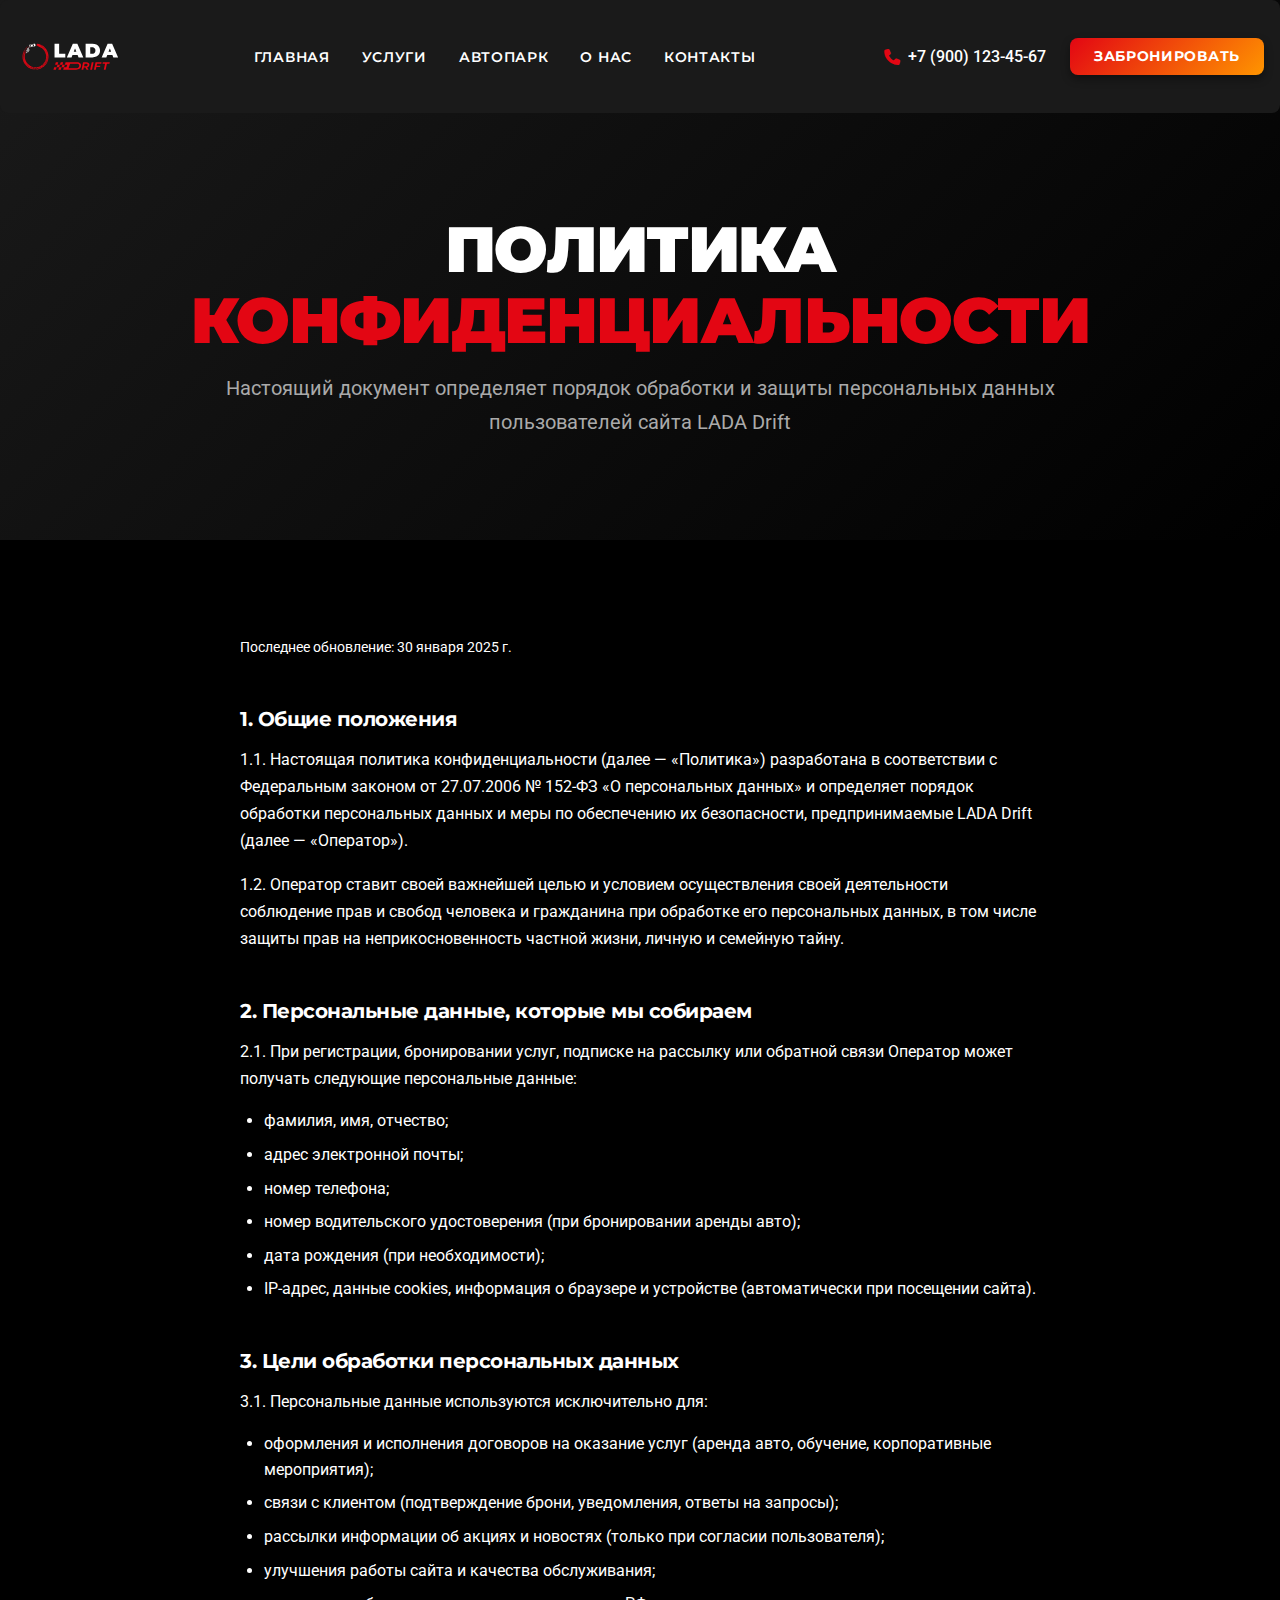
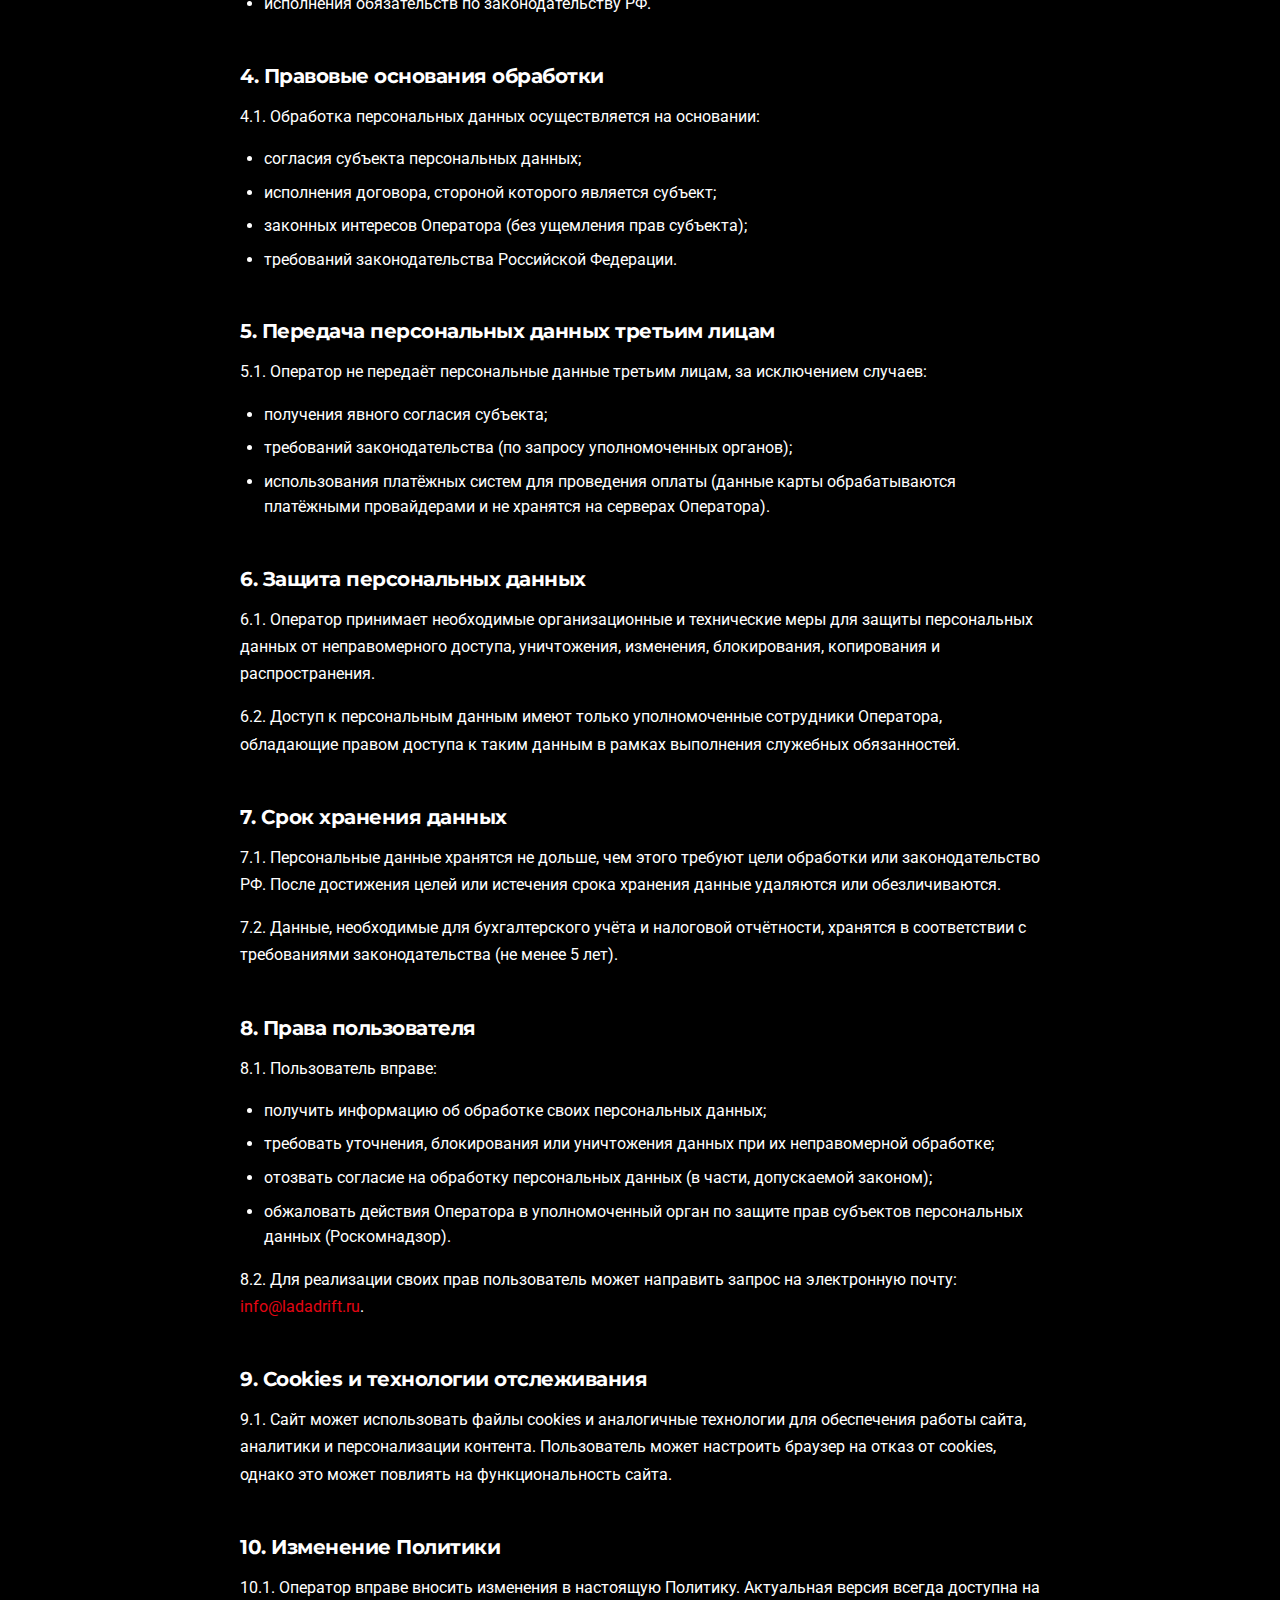
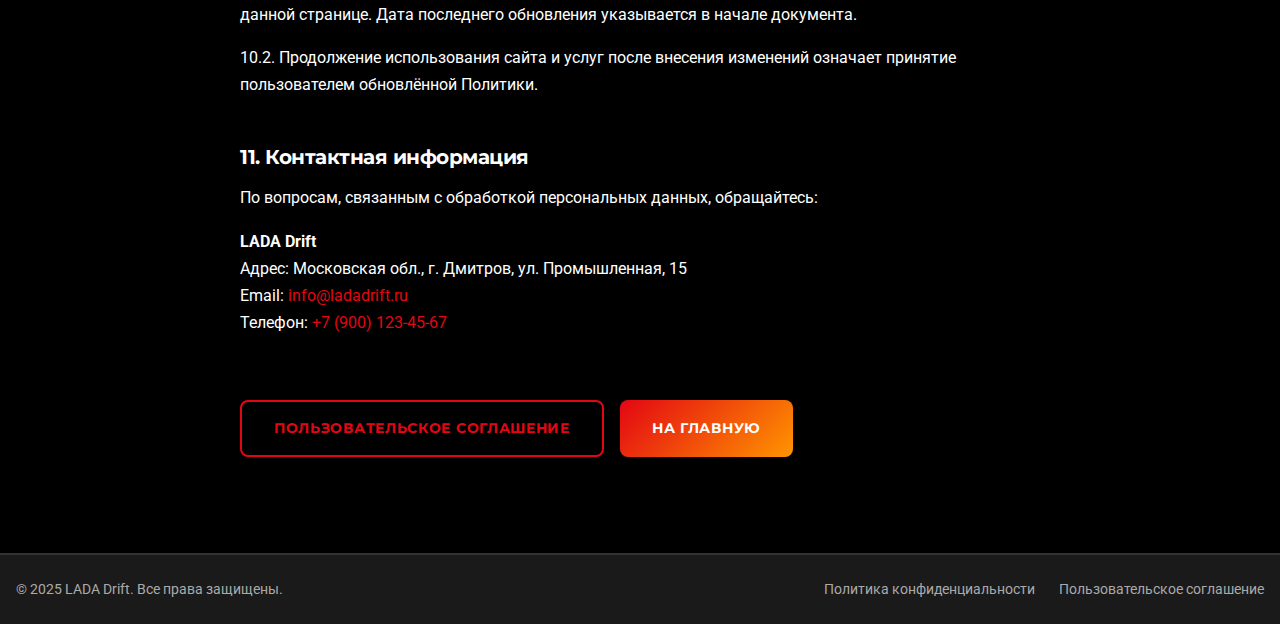
<file: pages/privacy.html>
<!DOCTYPE html>
<html lang="ru">
<head>
    <meta charset="UTF-8">
    <meta name="viewport" content="width=device-width, initial-scale=1.0">
    <meta name="description" content="Политика конфиденциальности LADA Drift — защита персональных данных при использовании услуг аренды авто и обучения дрифту">
    <link rel="icon" type="image/png" href="../assets/images/logo/favicon.png">
    <link rel="preconnect" href="https://fonts.googleapis.com">
    <link rel="preconnect" href="https://fonts.gstatic.com" crossorigin>
    <link href="https://fonts.googleapis.com/css2?family=Montserrat:wght@400;500;600;700;800;900&family=Roboto:wght@300;400;500;700&display=swap" rel="stylesheet">
    <link rel="stylesheet" href="https://cdnjs.cloudflare.com/ajax/libs/font-awesome/6.4.0/css/all.min.css">
    <link rel="stylesheet" href="../css/fonts.css">
    <link rel="stylesheet" href="../css/style.css">
    <link rel="stylesheet" href="../css/pages.css">
    <link rel="stylesheet" href="../css/responsive.css">
    <title>Политика конфиденциальности | LADA Drift</title>
</head>
<body>
    <header class="header" id="header">
        <div class="container">
            <div class="header__inner">
                <a href="../index.html" class="header__logo">
                    <img src="../assets/images/logo/logo.svg" alt="LADA Drift" class="header__logo-img">
                </a>
                <nav class="header__nav" id="mainNav">
                    <ul class="header__menu">
                        <li class="header__menu-item"><a href="../index.html" class="header__menu-link">Главная</a></li>
                        <li class="header__menu-item"><a href="../services.html" class="header__menu-link">Услуги</a></li>
                        <li class="header__menu-item"><a href="../fleet.html" class="header__menu-link">Автопарк</a></li>
                        <li class="header__menu-item"><a href="../about.html" class="header__menu-link">О нас</a></li>
                        <li class="header__menu-item"><a href="../contacts.html" class="header__menu-link">Контакты</a></li>
                    </ul>
                </nav>
                <div class="header__actions">
                    <a href="tel:+79001234567" class="header__phone"><i class="fas fa-phone"></i><span>+7 (900) 123-45-67</span></a>
                    <a href="../booking.html" class="btn btn--primary header__btn">Забронировать</a>
                    <button class="header__burger" id="burgerBtn" aria-label="Открыть меню">
                        <span class="header__burger-line"></span><span class="header__burger-line"></span><span class="header__burger-line"></span>
                    </button>
                </div>
            </div>
        </div>
        <div class="mobile-menu" id="mobileMenu">
            <div class="mobile-menu__overlay" id="mobileOverlay"></div>
            <div class="mobile-menu__content">
                <div class="mobile-menu__header">
                    <a href="../index.html" class="mobile-menu__logo">
                        <img src="../assets/images/logo/logo.svg" alt="LADA Drift">
                    </a>
                    <button class="mobile-menu__close" id="closeMenuBtn" aria-label="Закрыть меню"><i class="fas fa-times"></i></button>
                </div>
                <nav class="mobile-menu__nav">
                    <ul class="mobile-menu__list">
                        <li><a href="../index.html">Главная</a></li>
                        <li><a href="../services.html">Услуги</a></li>
                        <li><a href="../fleet.html">Автопарк</a></li>
                        <li><a href="../about.html">О нас</a></li>
                        <li><a href="../contacts.html">Контакты</a></li>
                    </ul>
                </nav>
                <div class="mobile-menu__footer">
                    <a href="tel:+79001234567" class="mobile-menu__phone"><i class="fas fa-phone"></i>+7 (900) 123-45-67</a>
                    <a href="../booking.html" class="btn btn--primary btn--block">Забронировать</a>
                    <div class="mobile-menu__social">
                        <a href="https://t.me/ladadrift" target="_blank" rel="noopener" aria-label="Telegram"><i class="fab fa-telegram"></i></a>
                        <a href="https://vk.com/ladadrift" target="_blank" rel="noopener" aria-label="VK"><i class="fab fa-vk"></i></a>
                        <a href="https://youtube.com/@ladadrift" target="_blank" rel="noopener" aria-label="YouTube"><i class="fab fa-youtube"></i></a>
                    </div>
                </div>
            </div>
        </div>
    </header>

    <main>
        <section class="page-hero page-hero--compact">
            <div class="page-hero__content">
                <h1 class="page-hero__title">Политика <span>конфиденциальности</span></h1>
                <p class="page-hero__text">Настоящий документ определяет порядок обработки и защиты персональных данных пользователей сайта LADA Drift</p>
            </div>
        </section>

        <section class="legal-content">
            <div class="container">
                <div class="legal-content__inner">
                    <p class="legal-content__updated">Последнее обновление: 30 января 2025 г.</p>

                    <h2>1. Общие положения</h2>
                    <p>1.1. Настоящая политика конфиденциальности (далее — «Политика») разработана в соответствии с Федеральным законом от 27.07.2006 № 152-ФЗ «О персональных данных» и определяет порядок обработки персональных данных и меры по обеспечению их безопасности, предпринимаемые LADA Drift (далее — «Оператор»).</p>
                    <p>1.2. Оператор ставит своей важнейшей целью и условием осуществления своей деятельности соблюдение прав и свобод человека и гражданина при обработке его персональных данных, в том числе защиты прав на неприкосновенность частной жизни, личную и семейную тайну.</p>

                    <h2>2. Персональные данные, которые мы собираем</h2>
                    <p>2.1. При регистрации, бронировании услуг, подписке на рассылку или обратной связи Оператор может получать следующие персональные данные:</p>
                    <ul>
                        <li>фамилия, имя, отчество;</li>
                        <li>адрес электронной почты;</li>
                        <li>номер телефона;</li>
                        <li>номер водительского удостоверения (при бронировании аренды авто);</li>
                        <li>дата рождения (при необходимости);</li>
                        <li>IP-адрес, данные cookies, информация о браузере и устройстве (автоматически при посещении сайта).</li>
                    </ul>

                    <h2>3. Цели обработки персональных данных</h2>
                    <p>3.1. Персональные данные используются исключительно для:</p>
                    <ul>
                        <li>оформления и исполнения договоров на оказание услуг (аренда авто, обучение, корпоративные мероприятия);</li>
                        <li>связи с клиентом (подтверждение брони, уведомления, ответы на запросы);</li>
                        <li>рассылки информации об акциях и новостях (только при согласии пользователя);</li>
                        <li>улучшения работы сайта и качества обслуживания;</li>
                        <li>исполнения обязательств по законодательству РФ.</li>
                    </ul>

                    <h2>4. Правовые основания обработки</h2>
                    <p>4.1. Обработка персональных данных осуществляется на основании:</p>
                    <ul>
                        <li>согласия субъекта персональных данных;</li>
                        <li>исполнения договора, стороной которого является субъект;</li>
                        <li>законных интересов Оператора (без ущемления прав субъекта);</li>
                        <li>требований законодательства Российской Федерации.</li>
                    </ul>

                    <h2>5. Передача персональных данных третьим лицам</h2>
                    <p>5.1. Оператор не передаёт персональные данные третьим лицам, за исключением случаев:</p>
                    <ul>
                        <li>получения явного согласия субъекта;</li>
                        <li>требований законодательства (по запросу уполномоченных органов);</li>
                        <li>использования платёжных систем для проведения оплаты (данные карты обрабатываются платёжными провайдерами и не хранятся на серверах Оператора).</li>
                    </ul>

                    <h2>6. Защита персональных данных</h2>
                    <p>6.1. Оператор принимает необходимые организационные и технические меры для защиты персональных данных от неправомерного доступа, уничтожения, изменения, блокирования, копирования и распространения.</p>
                    <p>6.2. Доступ к персональным данным имеют только уполномоченные сотрудники Оператора, обладающие правом доступа к таким данным в рамках выполнения служебных обязанностей.</p>

                    <h2>7. Срок хранения данных</h2>
                    <p>7.1. Персональные данные хранятся не дольше, чем этого требуют цели обработки или законодательство РФ. После достижения целей или истечения срока хранения данные удаляются или обезличиваются.</p>
                    <p>7.2. Данные, необходимые для бухгалтерского учёта и налоговой отчётности, хранятся в соответствии с требованиями законодательства (не менее 5 лет).</p>

                    <h2>8. Права пользователя</h2>
                    <p>8.1. Пользователь вправе:</p>
                    <ul>
                        <li>получить информацию об обработке своих персональных данных;</li>
                        <li>требовать уточнения, блокирования или уничтожения данных при их неправомерной обработке;</li>
                        <li>отозвать согласие на обработку персональных данных (в части, допускаемой законом);</li>
                        <li>обжаловать действия Оператора в уполномоченный орган по защите прав субъектов персональных данных (Роскомнадзор).</li>
                    </ul>
                    <p>8.2. Для реализации своих прав пользователь может направить запрос на электронную почту: <a href="mailto:info@ladadrift.ru">info@ladadrift.ru</a>.</p>

                    <h2>9. Cookies и технологии отслеживания</h2>
                    <p>9.1. Сайт может использовать файлы cookies и аналогичные технологии для обеспечения работы сайта, аналитики и персонализации контента. Пользователь может настроить браузер на отказ от cookies, однако это может повлиять на функциональность сайта.</p>

                    <h2>10. Изменение Политики</h2>
                    <p>10.1. Оператор вправе вносить изменения в настоящую Политику. Актуальная версия всегда доступна на данной странице. Дата последнего обновления указывается в начале документа.</p>
                    <p>10.2. Продолжение использования сайта и услуг после внесения изменений означает принятие пользователем обновлённой Политики.</p>

                    <h2>11. Контактная информация</h2>
                    <p>По вопросам, связанным с обработкой персональных данных, обращайтесь:</p>
                    <p><strong>LADA Drift</strong><br>
                    Адрес: Московская обл., г. Дмитров, ул. Промышленная, 15<br>
                    Email: <a href="mailto:info@ladadrift.ru">info@ladadrift.ru</a><br>
                    Телефон: <a href="tel:+79001234567">+7 (900) 123-45-67</a></p>

                    <div class="legal-content__links">
                        <a href="terms.html" class="btn btn--outline">Пользовательское соглашение</a>
                        <a href="../index.html" class="btn btn--primary">На главную</a>
                    </div>
                </div>
            </div>
        </section>
    </main>

    <footer class="footer">
        <div class="footer__bottom">
            <div class="container">
                <div class="footer__bottom-inner">
                    <p class="footer__copyright">&copy; 2025 LADA Drift. Все права защищены.</p>
                    <div class="footer__links">
                        <a href="privacy.html">Политика конфиденциальности</a>
                        <a href="terms.html">Пользовательское соглашение</a>
                    </div>
                </div>
            </div>
        </div>
    </footer>

    <button class="scroll-top" id="scrollTopBtn" aria-label="Наверх"><i class="fas fa-chevron-up"></i></button>
    <script src="../js/main.js"></script>
</body>
</html>
</file>
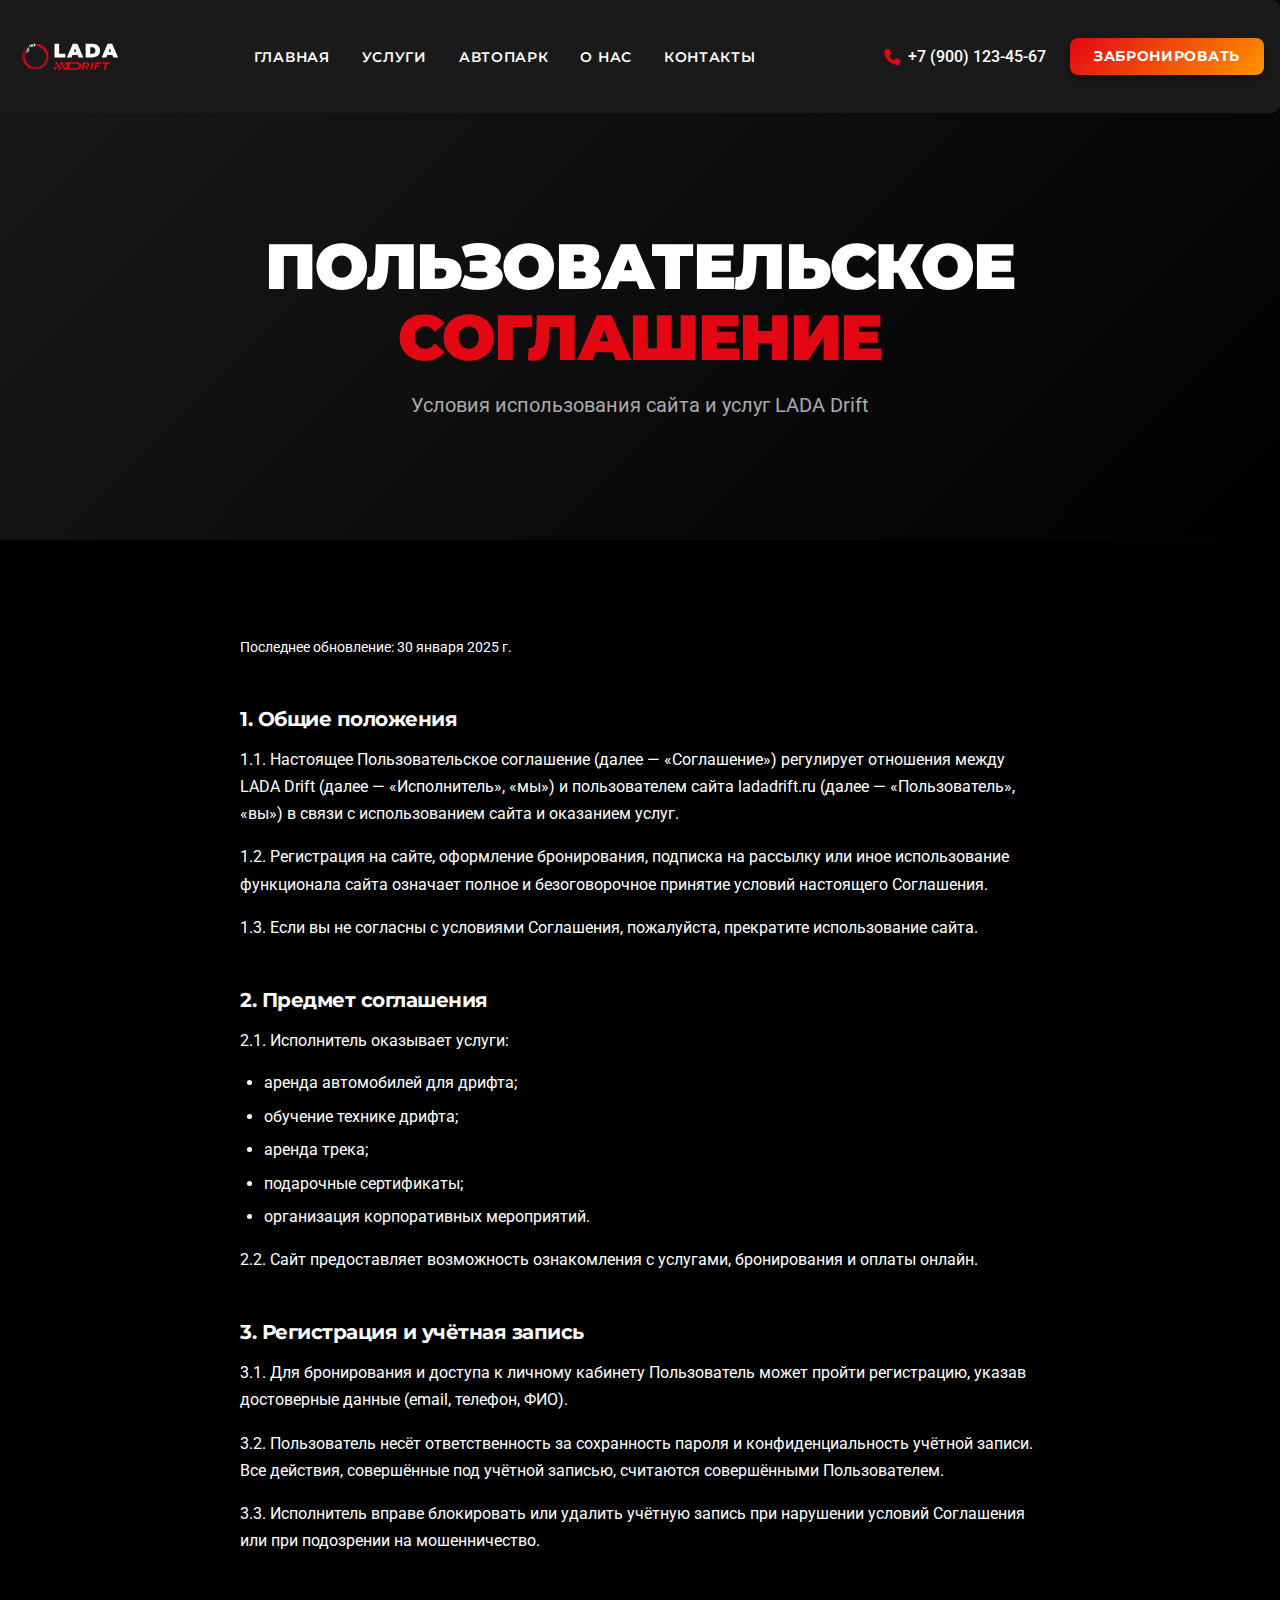
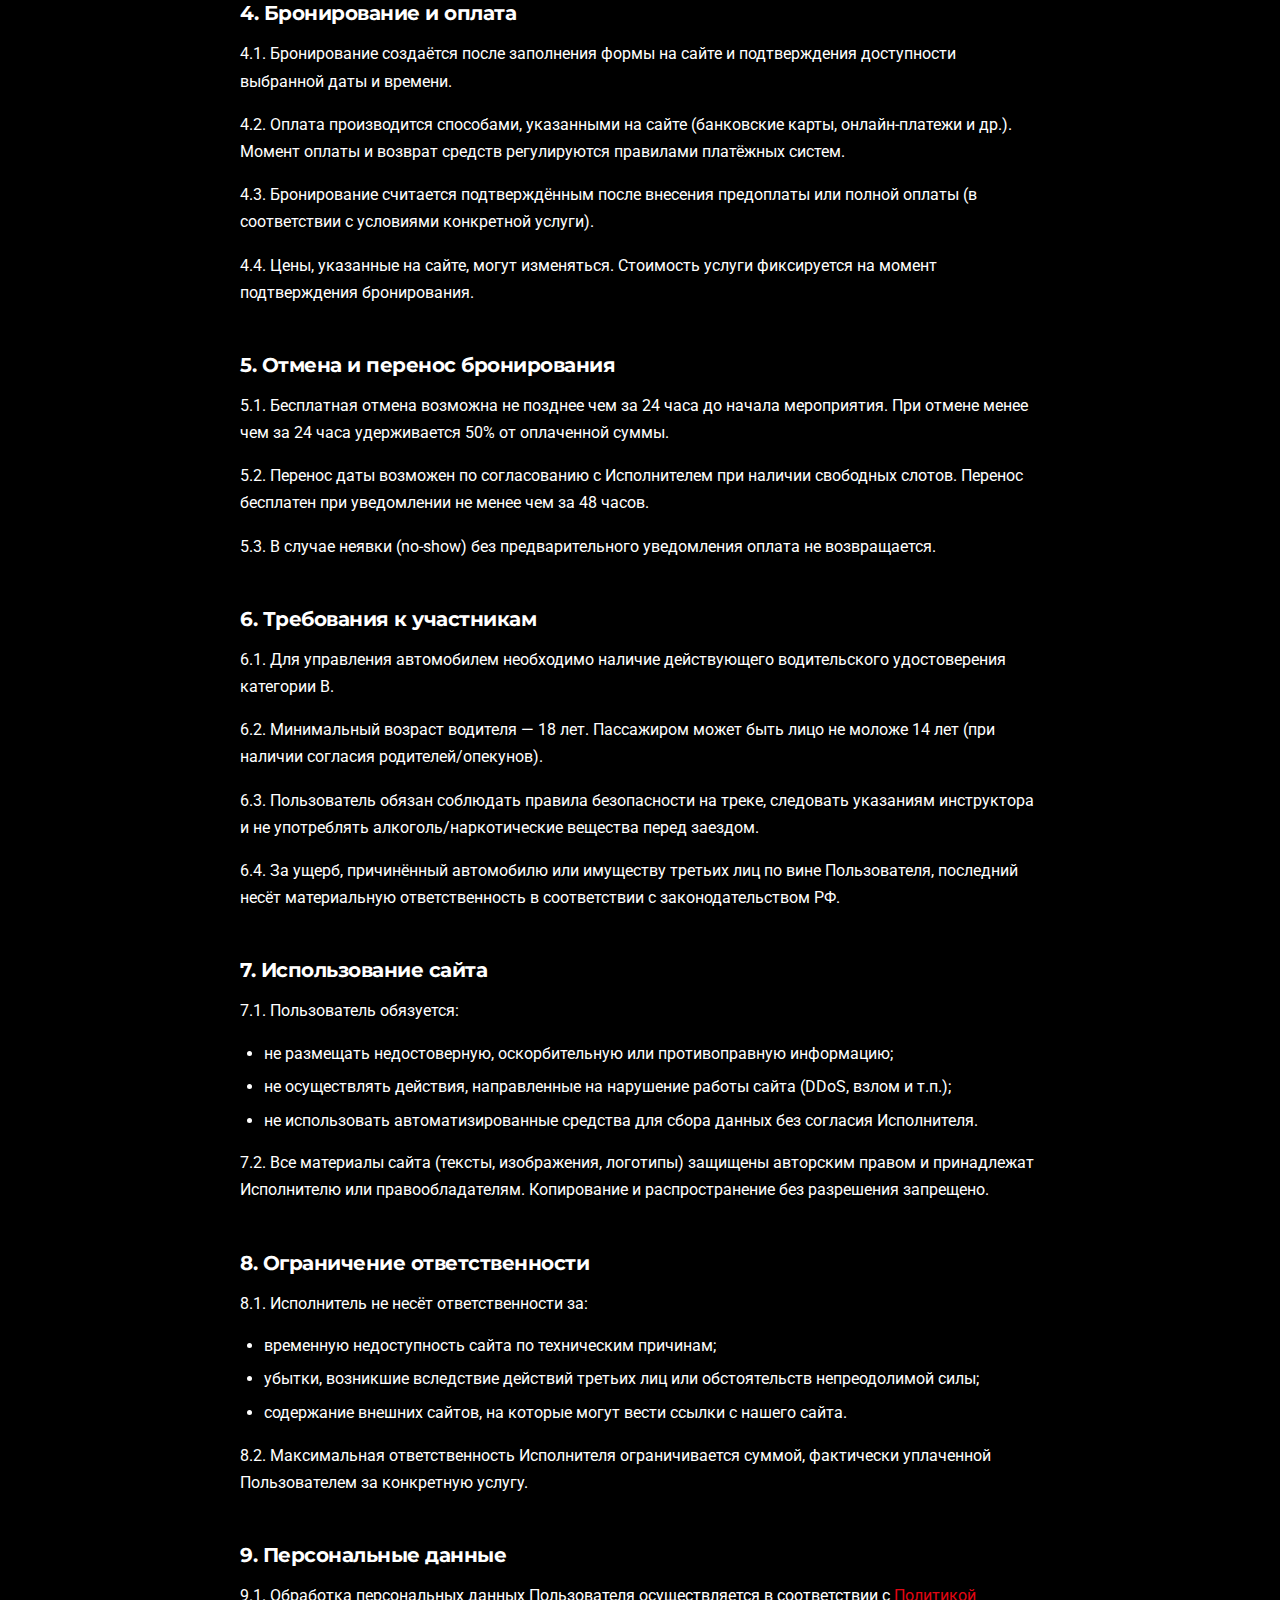
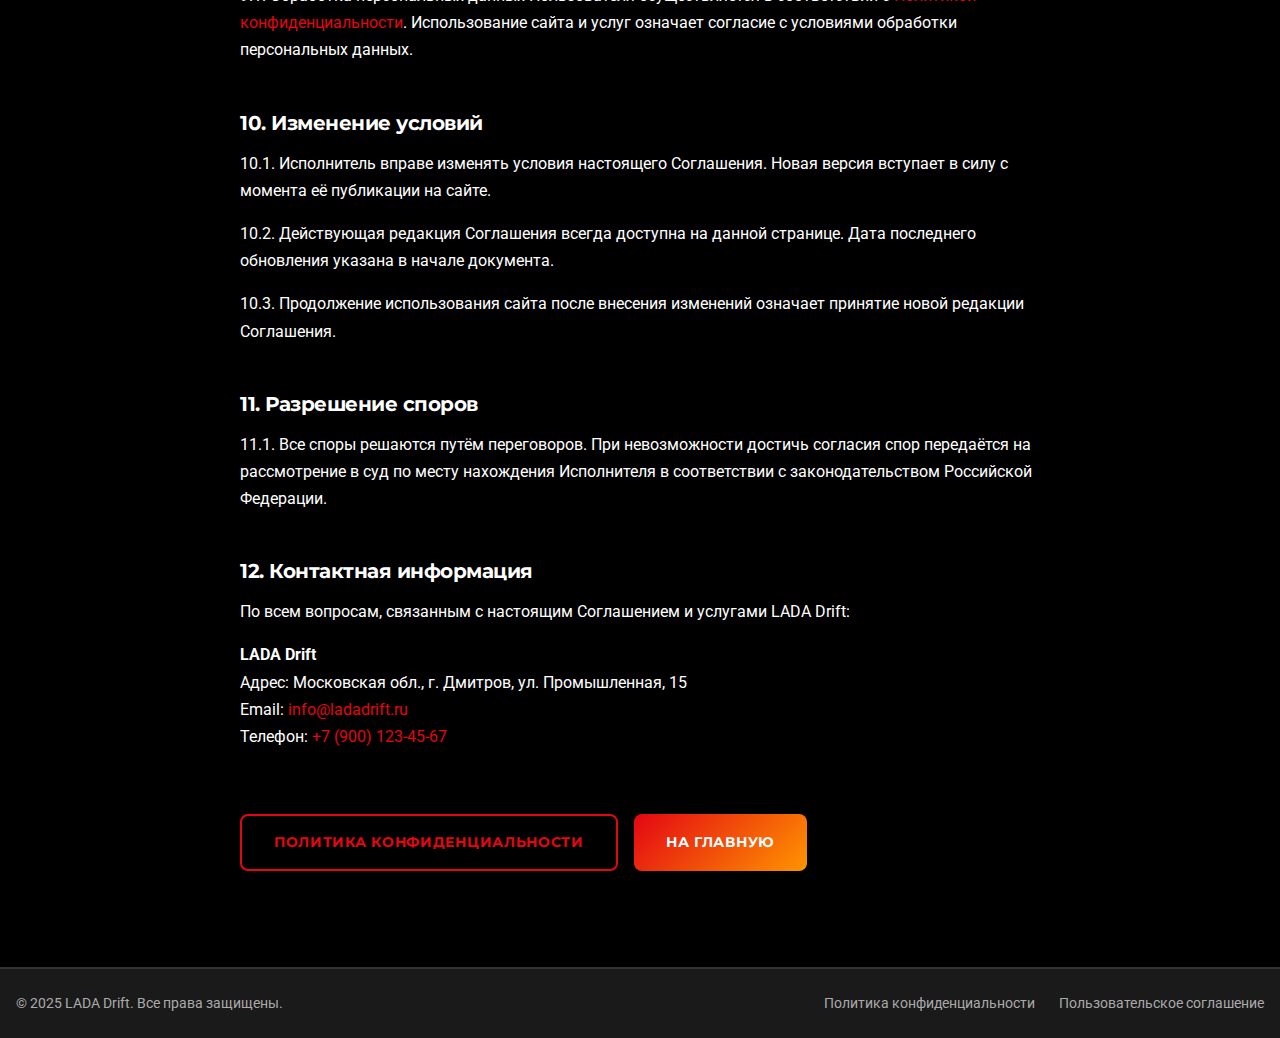
<file: pages/terms.html>
<!DOCTYPE html>
<html lang="ru">
<head>
    <meta charset="UTF-8">
    <meta name="viewport" content="width=device-width, initial-scale=1.0">
    <meta name="description" content="Пользовательское соглашение LADA Drift — условия использования сайта и услуг аренды авто для дрифта">
    <link rel="icon" type="image/png" href="../assets/images/logo/favicon.png">
    <link rel="preconnect" href="https://fonts.googleapis.com">
    <link rel="preconnect" href="https://fonts.gstatic.com" crossorigin>
    <link href="https://fonts.googleapis.com/css2?family=Montserrat:wght@400;500;600;700;800;900&family=Roboto:wght@300;400;500;700&display=swap" rel="stylesheet">
    <link rel="stylesheet" href="https://cdnjs.cloudflare.com/ajax/libs/font-awesome/6.4.0/css/all.min.css">
    <link rel="stylesheet" href="../css/fonts.css">
    <link rel="stylesheet" href="../css/style.css">
    <link rel="stylesheet" href="../css/pages.css">
    <link rel="stylesheet" href="../css/responsive.css">
    <title>Пользовательское соглашение | LADA Drift</title>
</head>
<body>
    <header class="header" id="header">
        <div class="container">
            <div class="header__inner">
                <a href="../index.html" class="header__logo">
                    <img src="../assets/images/logo/logo.svg" alt="LADA Drift" class="header__logo-img">
                </a>
                <nav class="header__nav" id="mainNav">
                    <ul class="header__menu">
                        <li class="header__menu-item"><a href="../index.html" class="header__menu-link">Главная</a></li>
                        <li class="header__menu-item"><a href="../services.html" class="header__menu-link">Услуги</a></li>
                        <li class="header__menu-item"><a href="../fleet.html" class="header__menu-link">Автопарк</a></li>
                        <li class="header__menu-item"><a href="../about.html" class="header__menu-link">О нас</a></li>
                        <li class="header__menu-item"><a href="../contacts.html" class="header__menu-link">Контакты</a></li>
                    </ul>
                </nav>
                <div class="header__actions">
                    <a href="tel:+79001234567" class="header__phone"><i class="fas fa-phone"></i><span>+7 (900) 123-45-67</span></a>
                    <a href="../booking.html" class="btn btn--primary header__btn">Забронировать</a>
                    <button class="header__burger" id="burgerBtn" aria-label="Открыть меню">
                        <span class="header__burger-line"></span><span class="header__burger-line"></span><span class="header__burger-line"></span>
                    </button>
                </div>
            </div>
        </div>
        <div class="mobile-menu" id="mobileMenu">
            <div class="mobile-menu__overlay" id="mobileOverlay"></div>
            <div class="mobile-menu__content">
                <div class="mobile-menu__header">
                    <a href="../index.html" class="mobile-menu__logo">
                        <img src="../assets/images/logo/logo.svg" alt="LADA Drift">
                    </a>
                    <button class="mobile-menu__close" id="closeMenuBtn" aria-label="Закрыть меню"><i class="fas fa-times"></i></button>
                </div>
                <nav class="mobile-menu__nav">
                    <ul class="mobile-menu__list">
                        <li><a href="../index.html">Главная</a></li>
                        <li><a href="../services.html">Услуги</a></li>
                        <li><a href="../fleet.html">Автопарк</a></li>
                        <li><a href="../about.html">О нас</a></li>
                        <li><a href="../contacts.html">Контакты</a></li>
                    </ul>
                </nav>
                <div class="mobile-menu__footer">
                    <a href="tel:+79001234567" class="mobile-menu__phone"><i class="fas fa-phone"></i>+7 (900) 123-45-67</a>
                    <a href="../booking.html" class="btn btn--primary btn--block">Забронировать</a>
                    <div class="mobile-menu__social">
                        <a href="https://t.me/ladadrift" target="_blank" rel="noopener" aria-label="Telegram"><i class="fab fa-telegram"></i></a>
                        <a href="https://vk.com/ladadrift" target="_blank" rel="noopener" aria-label="VK"><i class="fab fa-vk"></i></a>
                        <a href="https://youtube.com/@ladadrift" target="_blank" rel="noopener" aria-label="YouTube"><i class="fab fa-youtube"></i></a>
                    </div>
                </div>
            </div>
        </div>
    </header>

    <main>
        <section class="page-hero page-hero--compact">
            <div class="page-hero__content">
                <h1 class="page-hero__title">Пользовательское <span>соглашение</span></h1>
                <p class="page-hero__text">Условия использования сайта и услуг LADA Drift</p>
            </div>
        </section>

        <section class="legal-content">
            <div class="container">
                <div class="legal-content__inner">
                    <p class="legal-content__updated">Последнее обновление: 30 января 2025 г.</p>

                    <h2>1. Общие положения</h2>
                    <p>1.1. Настоящее Пользовательское соглашение (далее — «Соглашение») регулирует отношения между LADA Drift (далее — «Исполнитель», «мы») и пользователем сайта ladadrift.ru (далее — «Пользователь», «вы») в связи с использованием сайта и оказанием услуг.</p>
                    <p>1.2. Регистрация на сайте, оформление бронирования, подписка на рассылку или иное использование функционала сайта означает полное и безоговорочное принятие условий настоящего Соглашения.</p>
                    <p>1.3. Если вы не согласны с условиями Соглашения, пожалуйста, прекратите использование сайта.</p>

                    <h2>2. Предмет соглашения</h2>
                    <p>2.1. Исполнитель оказывает услуги:</p>
                    <ul>
                        <li>аренда автомобилей для дрифта;</li>
                        <li>обучение технике дрифта;</li>
                        <li>аренда трека;</li>
                        <li>подарочные сертификаты;</li>
                        <li>организация корпоративных мероприятий.</li>
                    </ul>
                    <p>2.2. Сайт предоставляет возможность ознакомления с услугами, бронирования и оплаты онлайн.</p>

                    <h2>3. Регистрация и учётная запись</h2>
                    <p>3.1. Для бронирования и доступа к личному кабинету Пользователь может пройти регистрацию, указав достоверные данные (email, телефон, ФИО).</p>
                    <p>3.2. Пользователь несёт ответственность за сохранность пароля и конфиденциальность учётной записи. Все действия, совершённые под учётной записью, считаются совершёнными Пользователем.</p>
                    <p>3.3. Исполнитель вправе блокировать или удалить учётную запись при нарушении условий Соглашения или при подозрении на мошенничество.</p>

                    <h2>4. Бронирование и оплата</h2>
                    <p>4.1. Бронирование создаётся после заполнения формы на сайте и подтверждения доступности выбранной даты и времени.</p>
                    <p>4.2. Оплата производится способами, указанными на сайте (банковские карты, онлайн-платежи и др.). Момент оплаты и возврат средств регулируются правилами платёжных систем.</p>
                    <p>4.3. Бронирование считается подтверждённым после внесения предоплаты или полной оплаты (в соответствии с условиями конкретной услуги).</p>
                    <p>4.4. Цены, указанные на сайте, могут изменяться. Стоимость услуги фиксируется на момент подтверждения бронирования.</p>

                    <h2>5. Отмена и перенос бронирования</h2>
                    <p>5.1. Бесплатная отмена возможна не позднее чем за 24 часа до начала мероприятия. При отмене менее чем за 24 часа удерживается 50% от оплаченной суммы.</p>
                    <p>5.2. Перенос даты возможен по согласованию с Исполнителем при наличии свободных слотов. Перенос бесплатен при уведомлении не менее чем за 48 часов.</p>
                    <p>5.3. В случае неявки (no-show) без предварительного уведомления оплата не возвращается.</p>

                    <h2>6. Требования к участникам</h2>
                    <p>6.1. Для управления автомобилем необходимо наличие действующего водительского удостоверения категории B.</p>
                    <p>6.2. Минимальный возраст водителя — 18 лет. Пассажиром может быть лицо не моложе 14 лет (при наличии согласия родителей/опекунов).</p>
                    <p>6.3. Пользователь обязан соблюдать правила безопасности на треке, следовать указаниям инструктора и не употреблять алкоголь/наркотические вещества перед заездом.</p>
                    <p>6.4. За ущерб, причинённый автомобилю или имуществу третьих лиц по вине Пользователя, последний несёт материальную ответственность в соответствии с законодательством РФ.</p>

                    <h2>7. Использование сайта</h2>
                    <p>7.1. Пользователь обязуется:</p>
                    <ul>
                        <li>не размещать недостоверную, оскорбительную или противоправную информацию;</li>
                        <li>не осуществлять действия, направленные на нарушение работы сайта (DDoS, взлом и т.п.);</li>
                        <li>не использовать автоматизированные средства для сбора данных без согласия Исполнителя.</li>
                    </ul>
                    <p>7.2. Все материалы сайта (тексты, изображения, логотипы) защищены авторским правом и принадлежат Исполнителю или правообладателям. Копирование и распространение без разрешения запрещено.</p>

                    <h2>8. Ограничение ответственности</h2>
                    <p>8.1. Исполнитель не несёт ответственности за:</p>
                    <ul>
                        <li>временную недоступность сайта по техническим причинам;</li>
                        <li>убытки, возникшие вследствие действий третьих лиц или обстоятельств непреодолимой силы;</li>
                        <li>содержание внешних сайтов, на которые могут вести ссылки с нашего сайта.</li>
                    </ul>
                    <p>8.2. Максимальная ответственность Исполнителя ограничивается суммой, фактически уплаченной Пользователем за конкретную услугу.</p>

                    <h2>9. Персональные данные</h2>
                    <p>9.1. Обработка персональных данных Пользователя осуществляется в соответствии с <a href="privacy.html">Политикой конфиденциальности</a>. Использование сайта и услуг означает согласие с условиями обработки персональных данных.</p>

                    <h2>10. Изменение условий</h2>
                    <p>10.1. Исполнитель вправе изменять условия настоящего Соглашения. Новая версия вступает в силу с момента её публикации на сайте.</p>
                    <p>10.2. Действующая редакция Соглашения всегда доступна на данной странице. Дата последнего обновления указана в начале документа.</p>
                    <p>10.3. Продолжение использования сайта после внесения изменений означает принятие новой редакции Соглашения.</p>

                    <h2>11. Разрешение споров</h2>
                    <p>11.1. Все споры решаются путём переговоров. При невозможности достичь согласия спор передаётся на рассмотрение в суд по месту нахождения Исполнителя в соответствии с законодательством Российской Федерации.</p>

                    <h2>12. Контактная информация</h2>
                    <p>По всем вопросам, связанным с настоящим Соглашением и услугами LADA Drift:</p>
                    <p><strong>LADA Drift</strong><br>
                    Адрес: Московская обл., г. Дмитров, ул. Промышленная, 15<br>
                    Email: <a href="mailto:info@ladadrift.ru">info@ladadrift.ru</a><br>
                    Телефон: <a href="tel:+79001234567">+7 (900) 123-45-67</a></p>

                    <div class="legal-content__links">
                        <a href="privacy.html" class="btn btn--outline">Политика конфиденциальности</a>
                        <a href="../index.html" class="btn btn--primary">На главную</a>
                    </div>
                </div>
            </div>
        </section>
    </main>

    <footer class="footer">
        <div class="footer__bottom">
            <div class="container">
                <div class="footer__bottom-inner">
                    <p class="footer__copyright">&copy; 2025 LADA Drift. Все права защищены.</p>
                    <div class="footer__links">
                        <a href="privacy.html">Политика конфиденциальности</a>
                        <a href="terms.html">Пользовательское соглашение</a>
                    </div>
                </div>
            </div>
        </div>
    </footer>

    <button class="scroll-top" id="scrollTopBtn" aria-label="Наверх"><i class="fas fa-chevron-up"></i></button>
    <script src="../js/main.js"></script>
</body>
</html>
</file>
<file: css/fonts.css>
/**
 * LADA Drift - Подключение шрифтов
 * 
 * Используемые шрифты:
 * - Montserrat: заголовки, акцентный текст (Google Fonts)
 * - Roboto: основной текст, формы (Google Fonts)
 * - Racing Sans One: декоративные элементы (опционально)
 * 
 * Шрифты подключаются через Google Fonts в header.php
 * Этот файл содержит переменные и настройки типографики
 */

/* ====================================
   CSS Custom Properties (переменные шрифтов)
   ==================================== */
:root {
    /* Семейства шрифтов */
    --font-primary: 'Montserrat', -apple-system, BlinkMacSystemFont, 'Segoe UI', sans-serif;
    --font-secondary: 'Roboto', -apple-system, BlinkMacSystemFont, 'Segoe UI', sans-serif;
    --font-accent: 'Racing Sans One', 'Montserrat', sans-serif;
    
    /* Размеры шрифтов (Desktop) */
    --font-size-xs: 0.75rem;      /* 12px */
    --font-size-sm: 0.875rem;     /* 14px */
    --font-size-base: 1rem;       /* 16px */
    --font-size-md: 1.125rem;     /* 18px */
    --font-size-lg: 1.25rem;      /* 20px */
    --font-size-xl: 1.5rem;       /* 24px */
    --font-size-2xl: 2rem;        /* 32px */
    --font-size-3xl: 2.5rem;      /* 40px */
    --font-size-4xl: 3rem;        /* 48px */
    --font-size-5xl: 4rem;        /* 64px */
    --font-size-6xl: 5rem;        /* 80px */
    
    /* Толщина шрифта */
    --font-weight-light: 300;
    --font-weight-normal: 400;
    --font-weight-medium: 500;
    --font-weight-semibold: 600;
    --font-weight-bold: 700;
    --font-weight-extrabold: 800;
    --font-weight-black: 900;
    
    /* Высота строки */
    --line-height-tight: 1.1;
    --line-height-snug: 1.25;
    --line-height-normal: 1.5;
    --line-height-relaxed: 1.625;
    --line-height-loose: 2;
    
    /* Межбуквенный интервал */
    --letter-spacing-tight: -0.025em;
    --letter-spacing-normal: 0;
    --letter-spacing-wide: 0.025em;
    --letter-spacing-wider: 0.05em;
    --letter-spacing-widest: 0.1em;
}

/* ====================================
   Базовые стили типографики
   ==================================== */

/* Сброс и базовые настройки */
html {
    font-size: 16px; /* Базовый размер для rem */
    -webkit-font-smoothing: antialiased;
    -moz-osx-font-smoothing: grayscale;
    text-rendering: optimizeLegibility;
}

body {
    font-family: var(--font-secondary);
    font-size: var(--font-size-base);
    font-weight: var(--font-weight-normal);
    line-height: var(--line-height-normal);
    color: var(--color-text);
}

/* ====================================
   Заголовки
   ==================================== */

h1, h2, h3, h4, h5, h6,
.h1, .h2, .h3, .h4, .h5, .h6 {
    font-family: var(--font-primary);
    font-weight: var(--font-weight-bold);
    line-height: var(--line-height-tight);
    letter-spacing: var(--letter-spacing-tight);
    margin-top: 0;
    margin-bottom: 0.5em;
    color: inherit;
}

h1, .h1 {
    font-size: var(--font-size-4xl);
    font-weight: var(--font-weight-black);
    letter-spacing: var(--letter-spacing-tight);
}

h2, .h2 {
    font-size: var(--font-size-3xl);
    font-weight: var(--font-weight-extrabold);
}

h3, .h3 {
    font-size: var(--font-size-2xl);
    font-weight: var(--font-weight-bold);
}

h4, .h4 {
    font-size: var(--font-size-xl);
    font-weight: var(--font-weight-semibold);
}

h5, .h5 {
    font-size: var(--font-size-lg);
    font-weight: var(--font-weight-semibold);
}

h6, .h6 {
    font-size: var(--font-size-md);
    font-weight: var(--font-weight-medium);
}

/* ====================================
   Параграфы и текстовые элементы
   ==================================== */

p {
    margin-top: 0;
}

.lead {
    font-size: var(--font-size-lg);
    font-weight: var(--font-weight-light);
    line-height: var(--line-height-relaxed);
}

small, .small {
    font-size: var(--font-size-sm);
}

.text-xs {
    font-size: var(--font-size-xs);
}

.text-sm {
    font-size: var(--font-size-sm);
}

.text-md {
    font-size: var(--font-size-md);
}

.text-lg {
    font-size: var(--font-size-lg);
}

.text-xl {
    font-size: var(--font-size-xl);
}

/* ====================================
   Выделения и акценты
   ==================================== */

strong, b, .bold {
    font-weight: var(--font-weight-bold);
}

em, i, .italic {
    font-style: italic;
}

mark, .mark {
    background-color: var(--color-accent);
    color: var(--color-white);
    padding: 0.1em 0.3em;
    border-radius: 2px;
}

/* Текст с градиентом (эффектные заголовки) */
.text-gradient {
    background: linear-gradient(135deg, var(--color-accent) 0%, var(--color-cta) 100%);
    -webkit-background-clip: text;
    -webkit-text-fill-color: transparent;
    background-clip: text;
}

/* Обводка текста (для hero секции) */
.text-stroke {
    -webkit-text-stroke: 2px var(--color-accent);
    -webkit-text-fill-color: transparent;
}

/* ====================================
   Ссылки
   ==================================== */

a {
    color: var(--color-accent);
    text-decoration: none;
    transition: color 0.3s ease;
}

a:hover {
    color: var(--color-cta);
}

.link-underline {
    position: relative;
    display: inline-block;
}

.link-underline::after {
    content: '';
    position: absolute;
    bottom: -2px;
    left: 0;
    width: 0;
    height: 2px;
    background-color: var(--color-accent);
    transition: width 0.3s ease;
}

.link-underline:hover::after {
    width: 100%;
}

/* ====================================
   Списки
   ==================================== */

ul, ol {
    margin-top: 0;
    margin-bottom: 1rem;
    padding-left: 1.5rem;
}

ul ul, ol ol, ul ol, ol ul {
    margin-bottom: 0;
}

.list-unstyled {
    padding-left: 0;
    list-style: none;
}

.list-inline {
    padding-left: 0;
    list-style: none;
    display: flex;
    flex-wrap: wrap;
    gap: 1rem;
}

/* Кастомные маркеры списка */
.list-check {
    list-style: none;
    padding-left: 0;
}

.list-check li {
    position: relative;
    padding-left: 1.75rem;
    margin-bottom: 0.5rem;
}

.list-check li::before {
    content: '\f00c'; /* Font Awesome check */
    font-family: 'Font Awesome 6 Free';
    font-weight: 900;
    position: absolute;
    left: 0;
    color: var(--color-accent);
}

/* ====================================
   Цитаты
   ==================================== */

blockquote {
    margin: 1.5rem 0;
    padding: 1rem 1.5rem;
    border-left: 4px solid var(--color-accent);
    background-color: var(--color-gray-dark);
    font-style: italic;
}

blockquote p:last-child {
    margin-bottom: 0;
}

blockquote footer,
blockquote cite {
    display: block;
    margin-top: 0.5rem;
    font-size: var(--font-size-sm);
    color: var(--color-gray);
    font-style: normal;
}

blockquote footer::before,
blockquote cite::before {
    content: '— ';
}

/* ====================================
   Код
   ==================================== */

code, kbd, pre, samp {
    font-family: 'Fira Code', 'Monaco', 'Consolas', monospace;
}

code {
    padding: 0.2em 0.4em;
    font-size: 0.9em;
    background-color: var(--color-gray-dark);
    border-radius: 4px;
}

pre {
    display: block;
    padding: 1rem;
    margin: 1rem 0;
    font-size: var(--font-size-sm);
    background-color: var(--color-gray-dark);
    border-radius: 8px;
    overflow-x: auto;
}

pre code {
    padding: 0;
    background-color: transparent;
}

/* ====================================
   Утилиты выравнивания текста
   ==================================== */

.text-left { text-align: left; }
.text-center { text-align: center; }
.text-right { text-align: right; }
.text-justify { text-align: justify; }

/* ====================================
   Утилиты трансформации текста
   ==================================== */

.text-uppercase { text-transform: uppercase; }
.text-lowercase { text-transform: lowercase; }
.text-capitalize { text-transform: capitalize; }
.text-normal { text-transform: none; }

/* ====================================
   Утилиты цвета текста
   ==================================== */

.text-white { color: var(--color-white); }
.text-black { color: var(--color-black); }
.text-gray { color: var(--color-gray); }
.text-accent { color: var(--color-accent); }
.text-cta { color: var(--color-cta); }
.text-muted { color: var(--color-text-muted); }
.text-success { color: var(--color-success); }
.text-error { color: var(--color-error); }
.text-warning { color: var(--color-warning); }

/* ====================================
   Утилиты обрезки текста
   ==================================== */

.text-truncate {
    overflow: hidden;
    text-overflow: ellipsis;
    white-space: nowrap;
}

.text-break {
    word-wrap: break-word;
    word-break: break-word;
}

.text-nowrap {
    white-space: nowrap;
}

/* Многострочное обрезание */
.line-clamp-2 {
    display: -webkit-box;
    -webkit-line-clamp: 2;
    -webkit-box-orient: vertical;
    overflow: hidden;
}

.line-clamp-3 {
    display: -webkit-box;
    -webkit-line-clamp: 3;
    -webkit-box-orient: vertical;
    overflow: hidden;
}

/* ====================================
   Декоративные стили для LADA Drift
   ==================================== */

/* Заголовок секции с линией */
.section-title {
    font-family: var(--font-primary);
    font-size: var(--font-size-3xl);
    font-weight: var(--font-weight-extrabold);
    text-transform: uppercase;
    letter-spacing: var(--letter-spacing-wide);
    text-align: center;
    margin-bottom: 1rem;
}

.section-title span {
    color: var(--color-accent);
}

/* Подзаголовок секции */
.section-subtitle {
    font-size: var(--font-size-lg);
    color: var(--color-text-muted);
    text-align: center;
    max-width: 600px;
    margin: 0 auto 3rem;
}

/* Стиль "гоночного" текста */
.racing-text {
    font-family: var(--font-primary);
    font-weight: var(--font-weight-black);
    font-style: italic;
    text-transform: uppercase;
    letter-spacing: var(--letter-spacing-wider);
}

/* Эффект "скорости" для текста */
.speed-text {
    position: relative;
    display: inline-block;
}

.speed-text::after {
    content: '';
    position: absolute;
    right: -20px;
    top: 50%;
    transform: translateY(-50%);
    width: 30px;
    height: 3px;
    background: linear-gradient(to right, var(--color-accent), transparent);
}
</file>
<file: css/style.css>
/* Screen-reader only / visually hidden */
.visually-hidden {
    position: absolute;
    width: 1px;
    height: 1px;
    padding: 0;
    margin: -1px;
    overflow: hidden;
    clip: rect(0, 0, 0, 0);
    white-space: nowrap;
    border: 0;
}

/* ====================================
   1. CSS Variables (Цветовая палитра)
   ==================================== */
:root {
    --color-black: #000000;
    --color-white: #FFFFFF;
    --color-accent: #E30613;
    --color-cta: #FF9500;
    --color-gray-dark: #1A1A1A;
    --color-gray: #333333;
    --color-gray-light: #666666;
    --color-gray-lighter: #999999;
    --color-success: #28A745;
    --color-error: #DC3545;
    --color-warning: #FFC107;
    --color-info: #17A2B8;
    --color-text: #FFFFFF;
    --color-text-muted: #AAAAAA;
    --color-text-dark: #000000;
    --color-bg-primary: #000000;
    --color-bg-secondary: #1A1A1A;
    --color-bg-tertiary: #333333;
    --gradient-accent: linear-gradient(135deg, #E30613 0%, #FF9500 100%);
    --gradient-dark: linear-gradient(180deg, #000000 0%, #1A1A1A 100%);
    --gradient-overlay: linear-gradient(180deg, rgba(0,0,0,0.7) 0%, rgba(0,0,0,0.9) 100%);
    --shadow-sm: 0 2px 4px rgba(0, 0, 0, 0.3);
    --shadow-md: 0 4px 8px rgba(0, 0, 0, 0.4);
    --shadow-lg: 0 8px 16px rgba(0, 0, 0, 0.5);
    --shadow-xl: 0 16px 32px rgba(0, 0, 0, 0.6);
    --shadow-glow: 0 0 20px rgba(227, 6, 19, 0.5);
    --border-radius-sm: 4px;
    --border-radius-md: 8px;
    --border-radius-lg: 16px;
    --border-radius-xl: 24px;
    --border-radius-full: 9999px;
    --spacing-xs: 0.25rem;
    --spacing-sm: 0.5rem;
    --spacing-md: 1rem;
    --spacing-lg: 1.5rem;
    --spacing-xl: 2rem;
    --spacing-2xl: 3rem;
    --spacing-3xl: 4rem;
    --spacing-4xl: 6rem;
    --container-max-width: 1400px;
    --container-padding: 1rem;
    --header-height: 113px;
    --header-height-scrolled: 113px;
    --transition-fast: 0.15s ease;
    --transition-normal: 0.3s ease;
    --transition-slow: 0.5s ease;
    --z-dropdown: 100;
    --z-sticky: 200;
    --z-fixed: 300;
    --z-modal-backdrop: 400;
    --z-modal: 500;
    --z-tooltip: 600;
    --z-toast: 700;
    --font-primary: 'Montserrat', -apple-system, BlinkMacSystemFont, 'Segoe UI', sans-serif;
    --font-secondary: 'Roboto', -apple-system, BlinkMacSystemFont, 'Segoe UI', sans-serif;
}

/* ====================================
   2. Reset & Base
   ==================================== */
*,
*::before,
*::after {
  box-sizing: border-box;
  margin: 0;
  padding: 0;
}

html {
  font-size: 16px;
  scroll-behavior: smooth;
  scroll-padding-top: var(--header-height);
  -webkit-font-smoothing: antialiased;
  -moz-osx-font-smoothing: grayscale;
  text-rendering: optimizeLegibility;
}

body {
  min-height: 100vh;
  background-color: var(--color-bg-primary);
  color: var(--color-text);
  font-family: var(--font-secondary);
  font-size: 1rem;
  font-weight: 400;
  line-height: 1.5;
  overflow-x: hidden;
}
body.menu-open {
  overflow: hidden;
}

h1, h2, h3, h4, h5, h6 {
  font-family: "Montserrat", -apple-system, BlinkMacSystemFont, "Segoe UI", sans-serif;
  font-weight: 700;
  line-height: 1.1;
  margin-top: 0;
  margin-bottom: 0.5em;
}

h1 {
  font-size: 3rem;
  font-weight: 900;
}

h2 {
  font-size: 2.5rem;
  font-weight: 800;
}

h3 {
  font-size: 2rem;
}

h4 {
  font-size: 1.5rem;
  font-weight: 600;
}

h5 {
  font-size: 1.25rem;
  font-weight: 600;
}

h6 {
  font-size: 1.125rem;
  font-weight: 500;
}

p {
  margin-top: 0;
}

a {
  color: var(--color-accent);
  text-decoration: none;
  transition: color var(--transition-fast);
}
a:hover {
  color: var(--color-cta);
}

img {
  max-width: 100%;
  height: auto;
  display: block;
}

button {
  font-family: inherit;
  cursor: pointer;
  border: none;
  background: none;
}

input,
textarea,
select {
  font-family: inherit;
  font-size: inherit;
}

ul, ol {
  margin-top: 0;
  margin-bottom: 1rem;
  padding-left: 1.5rem;
}

strong, b {
  font-weight: 700;
}

em, i {
  font-style: italic;
}

blockquote {
  margin: 1.5rem 0;
  padding: 1rem 1.5rem;
  border-left: 4px solid var(--color-accent);
  background-color: var(--color-gray-dark);
  font-style: italic;
}
blockquote p:last-child {
  margin-bottom: 0;
}

code {
  padding: 0.2em 0.4em;
  font-size: 0.9em;
  background-color: var(--color-gray-dark);
  border-radius: var(--border-radius-sm);
  font-family: "Fira Code", monospace;
}

::selection {
  background-color: var(--color-accent);
  color: var(--color-white);
}

/* ====================================
   3. Layout
   ==================================== */
.container {
  width: 100%;
  max-width: var(--container-max-width);
  margin: 0 auto;
  padding: 0 var(--container-padding);
}

.main {
  min-height: calc(100vh - var(--header-height));
}

.section {
  padding: var(--spacing-4xl) 0;
}
.section--dark {
  background-color: var(--color-bg-secondary);
}
.section--accent {
  background: var(--gradient-accent);
}

.section-header {
  text-align: center;
  margin-bottom: var(--spacing-3xl);
}
.section-header__label {
  display: inline-block;
  font-size: 0.875rem;
  font-weight: 600;
  color: var(--color-accent);
  text-transform: uppercase;
  letter-spacing: 0.2em;
  margin-bottom: var(--spacing-md);
}
.section-header__title {
  font-size: clamp(2rem, 5vw, 3rem);
  font-weight: 800;
  text-transform: uppercase;
  margin-bottom: var(--spacing-md);
}
.section-header__title span {
  color: var(--color-accent);
}
.section-header__subtitle {
  font-size: 1.125rem;
  color: var(--color-text-muted);
  max-width: 600px;
  margin: 0 auto;
}

.btn {
  display: inline-flex;
  align-items: center;
  justify-content: center;
  gap: var(--spacing-sm);
  padding: var(--spacing-md) var(--spacing-xl);
  font-family: var(--font-primary);
  font-size: 0.875rem;
  font-weight: 700;
  text-transform: uppercase;
  letter-spacing: 0.05em;
  text-decoration: none;
  border-radius: var(--border-radius-md);
  cursor: pointer;
  transition: all var(--transition-normal);
  border: none;
}
.btn--primary {
  background: var(--gradient-accent);
  color: var(--color-white);
  box-shadow: var(--shadow-md);
}
.btn--primary:hover {
  transform: translateY(-3px);
  box-shadow: var(--shadow-glow);
}
.btn--secondary {
  background-color: transparent;
  color: var(--color-white);
  border: 2px solid var(--color-white);
}
.btn--secondary:hover {
  background-color: var(--color-white);
  color: var(--color-black);
}
.btn--cta {
  background-color: var(--color-cta);
  color: var(--color-white);
}
.btn--cta:hover {
  background-color: #e68600;
  transform: translateY(-3px);
  box-shadow: 0 0 20px rgba(255, 149, 0, 0.5);
}
.btn--outline {
  background-color: transparent;
  border: 2px solid var(--color-accent);
  color: var(--color-accent);
}
.btn--outline:hover {
  background-color: var(--color-accent);
  color: var(--color-white);
}
.btn--block { width: 100%; }
.btn--lg {
  padding: var(--spacing-lg) var(--spacing-2xl);
  font-size: 1rem;
}
.btn--sm {
  padding: var(--spacing-sm) var(--spacing-md);
  font-size: 0.75rem;
}

.form-group {
  margin-bottom: 1.5rem;
}

.form-label {
  display: block;
  margin-bottom: var(--spacing-sm);
  font-weight: 500;
  color: var(--color-text);
}
.form-label.required::after {
  content: " *";
  color: var(--color-accent);
}

.form-control {
  width: 100%;
  padding: var(--spacing-md);
  background-color: var(--color-bg-secondary);
  border: 2px solid var(--color-gray);
  border-radius: var(--border-radius-md);
  color: var(--color-text);
  font-size: 1rem;
  transition: all var(--transition-fast);
}
.form-control:focus {
  outline: none;
  border-color: var(--color-accent);
  box-shadow: 0 0 0 3px rgba(227, 6, 19, 0.2);
}
.form-control::placeholder,
.form-control::-webkit-input-placeholder,
.form-control:-moz-placeholder,
.form-control::-moz-placeholder,
.form-control:-ms-input-placeholder {
  color: var(--color-gray-light);
}
.form-control.error {
  border-color: var(--color-error);
}
.form-error {
  display: block;
  margin-top: var(--spacing-xs);
  color: var(--color-error);
  font-size: 0.875rem;
}

textarea.form-control {
  min-height: 120px;
  resize: vertical;
}

select.form-control {
  appearance: none;
  background-image: url("data:image/svg+xml,%3Csvg xmlns='http://www.w3.org/2000/svg' width='12' height='12' fill='%23ffffff' viewBox='0 0 16 16'%3E%3Cpath d='M8 11L3 6h10l-5 5z'/%3E%3C/svg%3E");
  background-repeat: no-repeat;
  background-position: right 1rem center;
  padding-right: 3rem;
}

.form-check {
  display: flex;
  align-items: flex-start;
  gap: 0.5rem;
  cursor: pointer;
}
.form-check input {
  width: 20px;
  height: 20px;
  accent-color: #E30613;
  cursor: pointer;
}
.form-check-label {
  font-size: 0.875rem;
  color: #AAAAAA;
}

.badge {
  display: inline-flex;
  align-items: center;
  padding: 0.25rem 0.5rem;
  font-size: 0.75rem;
  font-weight: 600;
  text-transform: uppercase;
  border-radius: 4px;
}
.badge--accent {
  background-color: #E30613;
  color: #FFFFFF;
}
.badge--success {
  background-color: #28A745;
  color: #FFFFFF;
}
.badge--warning {
  background-color: #FFC107;
  color: #000000;
}

.swiper-button-prev,
.swiper-button-next {
  color: #E30613;
  width: 50px;
  height: 50px;
  background-color: #333333;
  border-radius: 9999px;
  transition: all 0.15s ease;
}
.swiper-button-prev::after,
.swiper-button-next::after {
  font-size: 1.25rem;
}
.swiper-button-prev:hover,
.swiper-button-next:hover {
  background-color: #E30613;
  color: #FFFFFF;
}

.swiper-pagination-bullet {
  background-color: #333333;
  opacity: 1;
}
.swiper-pagination-bullet-active {
  background-color: #E30613;
}

.header {
  position: fixed;
  top: 0;
  left: 0;
  right: 0;
  width: 100%;
  height: var(--header-height);
  background: #1A1A1A;
  backdrop-filter: blur(45px);
  border-radius: 8px;
  z-index: 300;
  transition: all 0.3s ease;
}
.header.scrolled {
  box-shadow: 0 8px 16px rgba(0, 0, 0, 0.5);
}
.header .container {
  height: 100%;
}
.header__inner {
  display: flex;
  flex-direction: row;
  justify-content: space-between;
  align-items: center;
  height: 100%;
  gap: 2rem;
  padding: 16px 0;
}
.header__logo {
  display: flex;
  align-items: center;
  justify-content: center;
  gap: 0.5rem;
  text-decoration: none;
  flex-shrink: 0;
}
.header__logo-img {
  height: 40px;
  width: auto;
}
.header__logo-text {
  display: flex;
  flex-direction: column;
  line-height: 1;
}
.header__logo-main {
  font-family: "Montserrat", -apple-system, BlinkMacSystemFont, "Segoe UI", sans-serif;
  font-size: 1.5rem;
  font-weight: 900;
  color: #FFFFFF;
  letter-spacing: 0.1em;
}
.header__logo-sub {
  font-family: "Montserrat", -apple-system, BlinkMacSystemFont, "Segoe UI", sans-serif;
  font-size: 0.875rem;
  font-weight: 700;
  color: #E30613;
  letter-spacing: 0.2em;
}
.header__nav {
  display: flex;
  align-items: center;
}
.header__menu {
  list-style: none;
  margin: 0;
  padding: 0;
  display: flex;
  align-items: center;
  gap: 2rem;
}
.header__menu-link {
  font-family: "Montserrat", -apple-system, BlinkMacSystemFont, "Segoe UI", sans-serif;
  font-size: 0.875rem;
  font-weight: 600;
  color: #FFFFFF;
  text-transform: uppercase;
  letter-spacing: 0.05em;
  text-decoration: none;
  padding: 0.5rem 0;
  position: relative;
  transition: color 0.15s ease;
}
.header__menu-link::after {
  content: "";
  position: absolute;
  bottom: 0;
  left: 0;
  width: 0;
  height: 2px;
  background-color: #E30613;
  transition: width 0.3s ease;
}
.header__menu-link:hover, .header__menu-link.active {
  color: #E30613;
}
.header__menu-link:hover::after, .header__menu-link.active::after {
  width: 100%;
}
.header__actions {
  display: flex;
  align-items: center;
  gap: 1.5rem;
}
.header__auth {
  display: flex;
  align-items: center;
  gap: 1rem;
}
.header__auth-link {
  color: #FFFFFF;
  text-decoration: none;
  font-size: 0.9375rem;
  transition: color 0.15s ease;
}
.header__auth-link:hover {
  color: #E30613;
}
.header__phone {
  display: flex;
  align-items: center;
  gap: 0.5rem;
  color: #FFFFFF;
  text-decoration: none;
  font-weight: 500;
  transition: color 0.15s ease;
}
.header__phone i {
  color: #E30613;
}
.header__phone:hover {
  color: #E30613;
}
.header__btn {
  padding: 0.5rem 1.5rem;
}
.header__burger {
  display: none;
  flex-direction: column;
  justify-content: center;
  gap: 5px;
  width: 30px;
  height: 30px;
  padding: 0;
  z-index: 500;
}
.header__burger-line {
  display: block;
  width: 100%;
  height: 2px;
  background-color: #FFFFFF;
  transition: all 0.3s ease;
  transform-origin: center;
}
.header__burger.active .header__burger-line:nth-child(1) {
  transform: translateY(7px) rotate(45deg);
}
.header__burger.active .header__burger-line:nth-child(2) {
  opacity: 0;
}
.header__burger.active .header__burger-line:nth-child(3) {
  transform: translateY(-7px) rotate(-45deg);
}
@media (max-width: 991px) {
  .header__burger {
    display: flex;
  }
}

.mobile-menu {
  display: none;
  position: fixed;
  top: 0;
  right: 0;
  bottom: 0;
  left: 0;
  z-index: 9998;
  visibility: hidden;
  pointer-events: none;
  transition: visibility 0.3s ease;
}
@media (max-width: 991px) {
  .mobile-menu {
    display: block;
  }
}
.mobile-menu.active {
  visibility: visible;
  pointer-events: auto;
}
.mobile-menu__overlay {
  position: absolute;
  top: 0;
  right: 0;
  bottom: 0;
  left: 0;
  background-color: rgba(0, 0, 0, 0.8);
  opacity: 0;
  transition: opacity 0.3s ease;
}
.mobile-menu.active .mobile-menu__overlay {
  opacity: 1;
}
.mobile-menu__content {
  position: absolute;
  top: 0;
  right: 0;
  width: 320px;
  max-width: 100%;
  background-color: #1A1A1A;
  padding: 2rem;
  transform: translateX(100%);
  transition: transform 0.3s ease;
  display: flex;
  flex-direction: column;
  overflow-y: auto;
  z-index: 1;
}
.mobile-menu.active .mobile-menu__content {
  transform: translateX(0);
}
.mobile-menu__header {
  display: flex;
  align-items: center;
  justify-content: space-between;
  margin-bottom: 3rem;
}
.mobile-menu__logo img {
  height: 40px;
}
.mobile-menu__close {
  width: 40px;
  height: 40px;
  display: flex;
  align-items: center;
  justify-content: center;
  color: #FFFFFF;
  font-size: 1.5rem;
  transition: color 0.15s ease;
}
.mobile-menu__close:hover {
  color: #E30613;
}
.mobile-menu__nav {
  flex: 1;
}
.mobile-menu__list {
  list-style: none;
  margin: 0;
  padding: 0;
}
.mobile-menu__list li {
  border-bottom: 1px solid #333333;
}
.mobile-menu__list a {
  display: block;
  padding: 1rem 0;
  color: #FFFFFF;
  font-family: "Montserrat", -apple-system, BlinkMacSystemFont, "Segoe UI", sans-serif;
  font-size: 1.125rem;
  font-weight: 600;
  text-transform: uppercase;
  text-decoration: none;
  transition: color 0.15s ease;
}
.mobile-menu__list a:hover, .mobile-menu__list a.active {
  color: #E30613;
}
.mobile-menu__footer {
  padding-top: 2rem;
  border-top: 1px solid #333333;
}
.mobile-menu__phone {
  display: flex;
  align-items: center;
  gap: 0.5rem;
  color: #FFFFFF;
  font-size: 1.25rem;
  font-weight: 600;
  text-decoration: none;
  margin-bottom: 1.5rem;
}
.mobile-menu__phone i {
  color: #E30613;
}
.mobile-menu__social {
  display: flex;
  gap: 1rem;
  margin-top: 1.5rem;
}
.mobile-menu__social a {
  width: 44px;
  height: 44px;
  border-radius: 50%;
  display: flex;
  align-items: center;
  justify-content: center;
  background-color: #333333;
  color: #FFFFFF;
  font-size: 1.25rem;
  transition: all 0.15s ease;
}
.mobile-menu__social a:hover {
  background-color: #E30613;
  transform: translateY(-3px);
}

.hero {
  position: relative;
  min-height: 100vh;
  display: flex;
  align-items: center;
  justify-content: center;
  padding-top: 80px;
  overflow: hidden;
}
.hero__bg {
  position: absolute;
  top: 0;
  right: 0;
  bottom: 0;
  left: 0;
  z-index: -2;
}
.hero__bg video,
.hero__bg img {
  width: 100%;
  height: 100%;
  object-fit: cover;
}
.hero__overlay {
  position: absolute;
  top: 0;
  right: 0;
  bottom: 0;
  left: 0;
  background: linear-gradient(180deg, rgba(0, 0, 0, 0.5) 0%, rgba(0, 0, 0, 0.7) 50%, rgba(0, 0, 0, 0.9) 100%);
  z-index: -1;
}
.hero__content {
  text-align: center;
  max-width: 900px;
  padding: 2rem;
}
.hero__badge {
  display: inline-block;
  padding: 0.5rem 1.5rem;
  background-color: rgba(227, 6, 19, 0.2);
  border: 1px solid #E30613;
  border-radius: 9999px;
  color: #E30613;
  font-size: 0.875rem;
  font-weight: 600;
  text-transform: uppercase;
  letter-spacing: 0.1em;
  margin-bottom: 1.5rem;
  animation: pulse 2s ease-in-out infinite;
}
.hero__title {
  font-family: "Montserrat", -apple-system, BlinkMacSystemFont, "Segoe UI", sans-serif;
  font-size: clamp(2.5rem, 8vw, 5rem);
  font-weight: 900;
  text-transform: uppercase;
  line-height: 1.1;
  margin-bottom: 1.5rem;
  letter-spacing: 0.05em;
}
.hero__title span {
  display: block;
  color: #E30613;
  text-shadow: 0 0 30px rgba(227, 6, 19, 0.5);
}
.hero__subtitle {
  font-size: clamp(1rem, 3vw, 1.5rem);
  font-weight: 300;
  color: #AAAAAA;
  margin-bottom: 3rem;
  max-width: 600px;
  margin-left: auto;
  margin-right: auto;
}
.hero__buttons {
  display: flex;
  flex-wrap: wrap;
  justify-content: center;
  gap: 1rem;
  margin-bottom: 3rem;
}
.hero__stats {
  display: flex;
  justify-content: center;
  gap: 4rem;
  padding-top: 3rem;
  border-top: 1px solid rgba(255, 255, 255, 0.1);
}
@media (max-width: 767px) {
  .hero__stats {
    flex-wrap: wrap;
    gap: 2rem;
  }
}
.hero__stat {
  text-align: center;
}
.hero__stat-number {
  font-family: "Montserrat", -apple-system, BlinkMacSystemFont, "Segoe UI", sans-serif;
  font-size: 2.5rem;
  font-weight: 900;
  color: #E30613;
  line-height: 1;
  margin-bottom: 0.25rem;
}
.hero__stat-label {
  font-size: 0.875rem;
  color: #AAAAAA;
  text-transform: uppercase;
  letter-spacing: 0.1em;
}
.hero__scroll {
  position: absolute;
  bottom: 2rem;
  left: 50%;
  transform: translateX(-50%);
  display: flex;
  flex-direction: column;
  align-items: center;
  gap: 0.5rem;
  color: #AAAAAA;
  font-size: 0.75rem;
  text-transform: uppercase;
  letter-spacing: 0.1em;
  animation: bounce 2s ease-in-out infinite;
}
.hero__scroll i {
  font-size: 1.5rem;
}

.advantages {
  background-color: #1A1A1A;
}
.advantages__grid {
  display: grid;
  grid-template-columns: repeat(4, 1fr);
  gap: 1.5rem;
}
@media (max-width: 991px) {
  .advantages__grid {
    grid-template-columns: repeat(2, 1fr);
  }
}
@media (max-width: 575px) {
  .advantages__grid {
    grid-template-columns: 1fr;
  }
}

.advantage-card {
  text-align: center;
  padding: 3rem 1.5rem;
  background-color: #333333;
  border-radius: 16px;
  transition: all 0.3s ease;
}
.advantage-card:hover {
  transform: translateY(-10px);
  box-shadow: 0 0 20px rgba(227, 6, 19, 0.5);
}
.advantage-card__icon {
  width: 80px;
  height: 80px;
  border-radius: 50%;
  display: flex;
  align-items: center;
  justify-content: center;
  margin: 0 auto 1.5rem;
  background: linear-gradient(135deg, #E30613 0%, #FF9500 100%);
  font-size: 2rem;
  color: #FFFFFF;
}
.advantage-card__title {
  font-size: 1.25rem;
  font-weight: 700;
  margin-bottom: 0.5rem;
}
.advantage-card__text {
  font-size: 0.875rem;
  color: #AAAAAA;
  line-height: 1.6;
}

.services__grid {
  display: grid;
  grid-template-columns: repeat(3, 1fr);
  gap: 1.5rem;
}
@media (max-width: 991px) {
  .services__grid {
    grid-template-columns: repeat(2, 1fr);
  }
}
@media (max-width: 767px) {
  .services__grid {
    grid-template-columns: 1fr;
  }
}

.service-card {
  position: relative;
  border-radius: 16px;
  overflow: hidden;
  background-color: #1A1A1A;
  transition: all 0.3s ease;
}
.service-card:hover {
  transform: translateY(-10px);
  box-shadow: 0 16px 32px rgba(0, 0, 0, 0.6);
}
.service-card:hover .service-card__image img {
  transform: scale(1.1);
}
.service-card__image {
  position: relative;
  height: 200px;
  overflow: hidden;
}
.service-card__image img {
  width: 100%;
  height: 100%;
  object-fit: cover;
  transition: transform 0.5s ease;
}
.service-card__image::after {
  content: "";
  position: absolute;
  top: 0;
  right: 0;
  bottom: 0;
  left: 0;
  background: linear-gradient(to top, rgba(0, 0, 0, 0.8), transparent);
}
.service-card__icon {
  position: absolute;
  top: 1.5rem;
  right: 1.5rem;
  width: 50px;
  height: 50px;
  border-radius: 50%;
  display: flex;
  align-items: center;
  justify-content: center;
  background-color: #E30613;
  color: #FFFFFF;
  font-size: 1.25rem;
  z-index: 1;
}
.service-card__content {
  padding: 1.5rem;
}
.service-card__title {
  font-size: 1.25rem;
  font-weight: 700;
  margin-bottom: 0.5rem;
}
.service-card__description {
  font-size: 0.875rem;
  color: #AAAAAA;
  margin-bottom: 1rem;
  line-height: 1.6;
}
.service-card__price {
  font-size: 1.25rem;
  font-weight: 700;
  color: #FF9500;
}
.service-card__price span {
  font-size: 0.875rem;
  font-weight: 400;
  color: #AAAAAA;
}
.service-card__link {
  display: inline-flex;
  align-items: center;
  gap: 0.5rem;
  margin-top: 1rem;
  color: #E30613;
  font-weight: 600;
  text-decoration: none;
  transition: gap 0.15s ease;
}
.service-card__link:hover {
  gap: 1rem;
}

.fleet {
  background-color: #1A1A1A;
}
.fleet__grid {
  display: grid;
  grid-template-columns: repeat(4, 1fr);
  gap: 1.5rem;
}
@media (max-width: 1199px) {
  .fleet__grid {
    grid-template-columns: repeat(3, 1fr);
  }
}
@media (max-width: 991px) {
  .fleet__grid {
    grid-template-columns: repeat(2, 1fr);
  }
}
@media (max-width: 575px) {
  .fleet__grid {
    grid-template-columns: 1fr;
  }
}

.car-card {
  position: relative;
  background-color: #000000;
  border-radius: 16px;
  overflow: hidden;
  transition: all 0.3s ease;
}
.car-card:hover {
  transform: translateY(-10px);
  box-shadow: 0 0 20px rgba(227, 6, 19, 0.5);
}
.car-card:hover .car-card__image img {
  transform: scale(1.05);
}
.car-card__badge {
  position: absolute;
  top: 1rem;
  left: 1rem;
  padding: 0.25rem 0.5rem;
  background-color: #E30613;
  border-radius: 4px;
  font-size: 0.75rem;
  font-weight: 600;
  text-transform: uppercase;
  z-index: 1;
}
.car-card__image {
  position: relative;
  height: 200px;
  overflow: hidden;
}
.car-card__image img {
  width: 100%;
  height: 100%;
  object-fit: cover;
  transition: transform 0.5s ease;
}
.car-card__content {
  padding: 1.5rem;
}
.car-card__title {
  font-size: 1.125rem;
  font-weight: 700;
  margin-bottom: 0.25rem;
}
.car-card__specs {
  display: flex;
  gap: 1rem;
  margin-bottom: 1rem;
  font-size: 0.75rem;
  color: #AAAAAA;
}
.car-card__specs span {
  display: flex;
  align-items: center;
  gap: 0.25rem;
}
.car-card__specs i {
  color: #E30613;
}
.car-card__price {
  display: flex;
  align-items: center;
  justify-content: space-between;
  padding-top: 1rem;
  border-top: 1px solid #333333;
}
.car-card__price-value {
  font-size: 1.25rem;
  font-weight: 700;
  color: #FF9500;
}
.car-card__price-label {
  font-size: 0.75rem;
  color: #AAAAAA;
}

.how-it-works__timeline {
  position: relative;
  display: flex;
  justify-content: space-between;
  padding: 3rem 0;
}
.how-it-works__timeline::before {
  content: "";
  position: absolute;
  top: 50%;
  left: 0;
  right: 0;
  height: 4px;
  background: linear-gradient(135deg, #E30613 0%, #FF9500 100%);
  transform: translateY(-50%);
  z-index: 0;
  border-radius: 2px;
}
@media (max-width: 991px) {
  .how-it-works__timeline {
    flex-direction: column;
    gap: 2rem;
  }
  .how-it-works__timeline::before {
    top: 0;
    bottom: 0;
    left: 30px;
    right: auto;
    width: 4px;
    height: auto;
    transform: none;
  }
}

.timeline-step {
  position: relative;
  text-align: center;
  width: 180px;
  z-index: 1;
}
@media (max-width: 991px) {
  .timeline-step {
    display: flex;
    align-items: center;
    gap: 1.5rem;
    text-align: left;
    width: 100%;
    padding-left: 80px;
  }
}
.timeline-step__number {
  width: 60px;
  height: 60px;
  border-radius: 50%;
  display: flex;
  align-items: center;
  justify-content: center;
  margin: 0 auto 1.5rem;
  background-color: #000000;
  border: 4px solid #E30613;
  font-family: "Montserrat", -apple-system, BlinkMacSystemFont, "Segoe UI", sans-serif;
  font-size: 1.5rem;
  font-weight: 900;
  color: #E30613;
  transition: all 0.3s ease;
}
@media (max-width: 991px) {
  .timeline-step__number {
    position: absolute;
    left: 0;
    margin: 0;
  }
}
.timeline-step:hover .timeline-step__number {
  background-color: #E30613;
  color: #FFFFFF;
  transform: scale(1.1);
}
.timeline-step__title {
  font-size: 1rem;
  font-weight: 700;
  margin-bottom: 0.25rem;
}
.timeline-step__text {
  font-size: 0.875rem;
  color: #AAAAAA;
}

.reviews {
  background-color: #1A1A1A;
}
.reviews__slider {
  position: relative;
  padding: 0 4rem;
}
@media (max-width: 767px) {
  .reviews__slider {
    padding: 0;
  }
}

.review-card {
  background-color: #333333;
  border-radius: 16px;
  padding: 3rem;
  text-align: center;
}
.review-card__avatar {
  width: 80px;
  height: 80px;
  border-radius: 50%;
  margin: 0 auto 1.5rem;
  overflow: hidden;
  border: 3px solid #E30613;
}
.review-card__avatar img {
  width: 100%;
  height: 100%;
  object-fit: cover;
}
.review-card__rating {
  display: flex;
  align-items: center;
  justify-content: center;
  gap: 0.25rem;
  margin-bottom: 1rem;
  color: #FF9500;
}
.review-card__text {
  font-size: 1rem;
  line-height: 1.8;
  color: #AAAAAA;
  margin-bottom: 1.5rem;
  font-style: italic;
}
.review-card__text::before {
  content: '"';
  font-size: 3rem;
  color: #E30613;
  line-height: 0;
  vertical-align: -0.5em;
  margin-right: 0.25rem;
}
.review-card__author {
  font-weight: 700;
}
.review-card__service {
  font-size: 0.875rem;
  color: #AAAAAA;
}

.faq__accordion {
  max-width: 800px;
  margin: 0 auto;
}

.faq-item {
  background-color: #1A1A1A;
  border-radius: 8px;
  margin-bottom: 1rem;
  overflow: hidden;
}
.faq-item__header {
  display: flex;
  align-items: center;
  justify-content: space-between;
  padding: 1.5rem;
  cursor: pointer;
  transition: background-color 0.15s ease;
}
.faq-item__header:hover {
  background-color: #333333;
}
.faq-item__question {
  font-size: 1rem;
  font-weight: 600;
  margin: 0;
  padding-right: 1rem;
}
.faq-item__icon {
  width: 30px;
  height: 30px;
  border-radius: 50%;
  display: flex;
  align-items: center;
  justify-content: center;
  background-color: #E30613;
  color: #FFFFFF;
  font-size: 0.875rem;
  flex-shrink: 0;
  transition: transform 0.3s ease;
}
.faq-item.active .faq-item__icon {
  transform: rotate(45deg);
}
.faq-item__content {
  max-height: 0;
  overflow: hidden;
  transition: max-height 0.3s ease;
}
.faq-item.active .faq-item__content {
  max-height: 500px;
}
.faq-item__answer {
  padding: 0 1.5rem 1.5rem;
  color: #AAAAAA;
  line-height: 1.7;
}

.footer {
  background-color: #1A1A1A;
  border-top: 1px solid #333333;
}
.footer__top {
  padding: 6rem 0;
}
.footer__grid {
  display: grid;
  grid-template-columns: 1.5fr repeat(3, 1fr) 1.5fr;
  gap: 3rem;
}
@media (max-width: 1199px) {
  .footer__grid {
    grid-template-columns: repeat(3, 1fr);
  }
}
@media (max-width: 767px) {
  .footer__grid {
    grid-template-columns: repeat(2, 1fr);
  }
}
@media (max-width: 575px) {
  .footer__grid {
    grid-template-columns: 1fr;
  }
}
.footer__logo {
  display: flex;
  align-items: center;
  gap: 0.5rem;
  text-decoration: none;
  margin-bottom: 1.5rem;
}
.footer__logo img {
  height: 80px;
  width: auto;
}
.footer__logo span {
  font-family: "Montserrat", -apple-system, BlinkMacSystemFont, "Segoe UI", sans-serif;
  font-size: 1.25rem;
  font-weight: 900;
  color: #FFFFFF;
  line-height: 1.2;
}
.footer__description {
  color: #AAAAAA;
  font-size: 0.875rem;
  line-height: 1.7;
  margin-bottom: 1.5rem;
}
.footer__social {
  display: flex;
  gap: 0.5rem;
}
.footer__social-link {
  width: 40px;
  height: 40px;
  border-radius: 50%;
  display: flex;
  align-items: center;
  justify-content: center;
  background-color: #333333;
  color: #FFFFFF;
  font-size: 1.125rem;
  transition: all 0.15s ease;
}
.footer__social-link:hover {
  background-color: #E30613;
  transform: translateY(-3px);
}
.footer__title {
  font-size: 1rem;
  font-weight: 700;
  text-transform: uppercase;
  margin-bottom: 1.5rem;
  color: #FFFFFF;
}
.footer__menu {
  list-style: none;
  margin: 0;
  padding: 0;
}
.footer__menu li {
  margin-bottom: 0.5rem;
}
.footer__menu a {
  color: #AAAAAA;
  text-decoration: none;
  font-size: 0.875rem;
  transition: color 0.15s ease;
}
.footer__menu a:hover {
  color: #E30613;
}
.footer__contacts {
  list-style: none;
  margin: 0;
  padding: 0;
}
.footer__contacts li {
  display: flex;
  gap: 0.5rem;
  margin-bottom: 1rem;
  color: #AAAAAA;
  font-size: 0.875rem;
}
.footer__contacts i {
  color: #E30613;
  width: 20px;
  flex-shrink: 0;
}
.footer__contacts a {
  color: #AAAAAA;
  text-decoration: none;
  transition: color 0.15s ease;
}
.footer__contacts a:hover {
  color: #E30613;
}
.footer__subscribe-text {
  color: #AAAAAA;
  font-size: 0.875rem;
  margin-bottom: 1rem;
}
.footer__subscribe-input {
  display: flex;
  gap: 0.25rem;
}
.footer__subscribe-input input {
  flex: 1;
  padding: 1rem;
  background-color: #333333;
  border: none;
  border-radius: 8px;
  color: #FFFFFF;
  font-size: 0.875rem;
}
.footer__subscribe-input input:focus {
  outline: 2px solid #E30613;
}
.footer__subscribe-input button {
  padding: 1rem;
  background-color: #E30613;
  border-radius: 8px;
  color: #FFFFFF;
  transition: background-color 0.15s ease;
}
.footer__subscribe-input button:hover {
  background-color: rgb(177.313304721, 4.686695279, 14.8412017167);
}
.footer__subscribe-note {
  font-size: 0.75rem;
  color: #666666;
  margin-top: 0.5rem;
}
.footer__subscribe-note a {
  color: #E30613;
}
.footer__map {
  height: 300px;
  background-color: #333333;
}
.footer__map-container {
  height: 100%;
}
.footer__map-container iframe {
  display: block;
}
.footer__bottom {
  padding: 1.5rem 0;
  border-top: 1px solid #333333;
}
.footer__bottom-inner {
  display: flex;
  align-items: center;
  justify-content: space-between;
  flex-wrap: wrap;
  gap: 1rem;
}
@media (max-width: 767px) {
  .footer__bottom-inner {
    flex-direction: column;
    text-align: center;
  }
}
.footer__copyright {
  color: #AAAAAA;
  font-size: 0.875rem;
}
.footer__links {
  display: flex;
  gap: 1.5rem;
}
@media (max-width: 767px) {
  .footer__links {
    flex-wrap: wrap;
    justify-content: center;
  }
}
.footer__links a {
  color: #AAAAAA;
  font-size: 0.875rem;
  text-decoration: none;
  transition: color 0.15s ease;
}
.footer__links a:hover {
  color: #E30613;
}
.footer__payment {
  display: flex;
  align-items: center;
  gap: 0.5rem;
  color: #AAAAAA;
  font-size: 0.875rem;
}
.footer__payment img {
  height: 24px;
}

.preloader {
  position: fixed;
  top: 0;
  right: 0;
  bottom: 0;
  left: 0;
  display: flex;
  align-items: center;
  justify-content: center;
  background-color: #000000;
  z-index: 9999;
  transition: opacity 0.5s, visibility 0.5s;
}
.preloader.hidden {
  opacity: 0;
  visibility: hidden;
}
.preloader__content {
  text-align: center;
}
.preloader__logo img {
  height: 60px;
  margin-bottom: 1.5rem;
}
.preloader__spinner {
  width: 50px;
  height: 50px;
  border-radius: 50%;
  margin: 0 auto 1rem;
  border: 3px solid #333333;
  border-top-color: #E30613;
  animation: spin 1s linear infinite;
}
.preloader__text {
  color: #AAAAAA;
  font-size: 0.875rem;
}

.scroll-top {
  position: fixed;
  bottom: 2rem;
  right: 2rem;
  width: 50px;
  height: 50px;
  border-radius: 50%;
  display: flex;
  align-items: center;
  justify-content: center;
  background-color: #E30613;
  color: #FFFFFF;
  font-size: 1.25rem;
  box-shadow: 0 8px 16px rgba(0, 0, 0, 0.5);
  opacity: 0;
  visibility: hidden;
  transform: translateY(20px);
  transition: all 0.3s ease;
  z-index: 300;
}
.scroll-top.visible {
  opacity: 1;
  visibility: visible;
  transform: translateY(0);
}
.scroll-top:hover {
  background-color: rgb(177.313304721, 4.686695279, 14.8412017167);
  transform: translateY(-5px);
}

.callback-widget {
  position: fixed;
  bottom: 2rem;
  left: 2rem;
  z-index: 300;
}
.callback-widget__btn {
  width: 50px;
  height: 50px;
  border-radius: 50%;
  display: flex;
  align-items: center;
  justify-content: center;
  background-color: #28A745;
  color: #FFFFFF;
  font-size: 1.5rem;
  box-shadow: 0 8px 16px rgba(0, 0, 0, 0.5);
  position: relative;
  transition: all 0.3s ease;
}
.callback-widget__btn:hover {
  transform: scale(1.1);
}
.callback-widget__form {
  position: absolute;
  bottom: calc(100% + 1rem);
  left: 0;
  width: 300px;
  background-color: #1A1A1A;
  border-radius: 16px;
  padding: 1.5rem;
  box-shadow: 0 16px 32px rgba(0, 0, 0, 0.6);
  opacity: 0;
  visibility: hidden;
  transform: translateY(10px);
  transition: all 0.3s ease;
}
.callback-widget__form.active {
  opacity: 1;
  visibility: visible;
  transform: translateY(0);
}
.callback-widget__header {
  display: flex;
  align-items: center;
  justify-content: space-between;
  margin-bottom: 1.5rem;
}
.callback-widget__header h5 {
  font-size: 1.125rem;
  font-weight: 700;
  margin: 0;
}
.callback-widget__close {
  color: #AAAAAA;
  font-size: 1.25rem;
  transition: color 0.15s ease;
}
.callback-widget__close:hover {
  color: #FFFFFF;
}

.modal {
  position: fixed;
  top: 0;
  right: 0;
  bottom: 0;
  left: 0;
  display: flex;
  align-items: center;
  justify-content: center;
  padding: 1.5rem;
  opacity: 0;
  visibility: hidden;
  transition: all 0.3s ease;
  z-index: 500;
}
.modal.active {
  opacity: 1;
  visibility: visible;
}
.modal.active .modal__content {
  transform: scale(1);
}
.modal__overlay {
  position: absolute;
  top: 0;
  right: 0;
  bottom: 0;
  left: 0;
  background-color: rgba(0, 0, 0, 0.8);
}
.modal__content {
  position: relative;
  width: 100%;
  max-width: 600px;
  max-height: 90vh;
  background-color: #1A1A1A;
  border-radius: 16px;
  overflow: auto;
  transform: scale(0.9);
  transition: transform 0.3s ease;
}
.modal__close {
  position: absolute;
  top: 1rem;
  right: 1rem;
  width: 40px;
  height: 40px;
  border-radius: 50%;
  display: flex;
  align-items: center;
  justify-content: center;
  background-color: #333333;
  color: #FFFFFF;
  font-size: 1.25rem;
  transition: all 0.15s ease;
  z-index: 1;
}
.modal__close:hover {
  background-color: #E30613;
}
.modal__body {
  padding: 3rem;
}

.cabinet-fab {
  position: fixed;
  left: 2rem;
  bottom: calc(2rem + 50px + 1rem);
  width: 50px;
  height: 50px;
  border-radius: 50%;
  background-color: var(--color-accent);
  color: #FFFFFF;
  display: flex;
  align-items: center;
  justify-content: center;
  font-size: 1.5rem;
  z-index: 400;
  box-shadow: 0 4px 16px rgba(227, 6, 19, 0.4);
  transition: all 0.2s ease;
}
.cabinet-fab:hover {
  background-color: #FF9500;
  transform: scale(1.08);
  box-shadow: 0 6px 20px rgba(255, 149, 0, 0.5);
}
.cabinet-fab:focus {
  outline: none;
  box-shadow: 0 0 0 3px rgba(227, 6, 19, 0.5);
}

.auth-modal {
  position: fixed;
  top: 0;
  right: 0;
  bottom: 0;
  left: 0;
  display: flex;
  align-items: center;
  justify-content: center;
  padding: 1.5rem;
  opacity: 0;
  visibility: hidden;
  transition: all 0.3s ease;
  z-index: 600;
}
.auth-modal.active {
  opacity: 1;
  visibility: visible;
}
.auth-modal.active .auth-modal__content {
  transform: scale(1);
}
.auth-modal__overlay {
  position: absolute;
  inset: 0;
  background-color: rgba(0, 0, 0, 0.85);
}
.auth-modal__content {
  position: relative;
  width: 100%;
  max-width: 420px;
  max-height: 90vh;
  overflow-y: auto;
  background-color: #1A1A1A;
  border-radius: 16px;
  padding: 2rem;
  transform: scale(0.9);
  transition: transform 0.3s ease;
}
.auth-modal__close {
  position: absolute;
  top: 0.75rem;
  right: 0.75rem;
  width: 36px;
  height: 36px;
  border-radius: 50%;
  display: flex;
  align-items: center;
  justify-content: center;
  background-color: #333333;
  color: #FFFFFF;
  font-size: 1rem;
  transition: all 0.15s ease;
}
.auth-modal__close:hover {
  background-color: #E30613;
}
.auth-modal__title {
  font-size: 1.5rem;
  margin-bottom: 1.5rem;
  text-align: center;
}
.auth-modal__form .form-group {
  margin-bottom: 1.25rem;
}
.auth-modal__form .btn {
  margin-top: 1rem;
}
.auth-modal__footer {
  text-align: center;
  margin-top: 1.5rem;
  color: #AAAAAA;
  font-size: 0.875rem;
}
.auth-modal__link {
  color: #E30613;
  text-decoration: none;
}
.auth-modal__link:hover {
  text-decoration: underline;
}

.toast-container {
  position: fixed;
  top: calc(80px + 1rem);
  right: 1rem;
  display: flex;
  flex-direction: column;
  gap: 0.5rem;
  z-index: 700;
  pointer-events: none;
}

.toast {
  display: flex;
  align-items: center;
  gap: 1rem;
  padding: 1rem 1.5rem;
  background-color: #1A1A1A;
  border-radius: 8px;
  box-shadow: 0 8px 16px rgba(0, 0, 0, 0.5);
  transform: translateX(120%);
  transition: transform 0.3s ease;
  pointer-events: all;
}
.toast.show {
  transform: translateX(0);
}
.toast--success {
  border-left: 4px solid #28A745;
}
.toast--success .toast__icon {
  color: #28A745;
}
.toast--error {
  border-left: 4px solid #DC3545;
}
.toast--error .toast__icon {
  color: #DC3545;
}
.toast--warning {
  border-left: 4px solid #FFC107;
}
.toast--warning .toast__icon {
  color: #FFC107;
}
.toast__icon {
  font-size: 1.25rem;
}
.toast__message {
  font-size: 0.875rem;
}
.toast__close {
  margin-left: auto;
  color: #AAAAAA;
  font-size: 1rem;
  transition: color 0.15s ease;
}
.toast__close:hover {
  color: #FFFFFF;
}

@keyframes spin {
  to {
    transform: rotate(360deg);
  }
}
@keyframes pulse {
  0%, 100% {
    opacity: 1;
  }
  50% {
    opacity: 0.7;
  }
}
@keyframes bounce {
  0%, 20%, 50%, 80%, 100% {
    transform: translateX(-50%) translateY(0);
  }
  40% {
    transform: translateX(-50%) translateY(-10px);
  }
  60% {
    transform: translateX(-50%) translateY(-5px);
  }
}
@keyframes fadeInUp {
  from {
    opacity: 0;
    transform: translateY(30px);
  }
  to {
    opacity: 1;
    transform: translateY(0);
  }
}
.animate {
  opacity: 0;
  transform: translateY(30px);
  transition: all 0.6s ease-out;
}
.animate.animate--active {
  opacity: 1;
  transform: translateY(0);
}

.animate--delay-100 {
  transition-delay: 0.1s;
}

.animate--delay-200 {
  transition-delay: 0.2s;
}

.animate--delay-300 {
  transition-delay: 0.3s;
}

.animate--delay-400 {
  transition-delay: 0.4s;
}

.animate--delay-500 {
  transition-delay: 0.5s;
}

@media (max-width: 991px) {
  .header__nav {
    display: none;
  }
  .header__phone span {
    display: none;
  }
  .header__btn {
    display: none;
  }
  .hero__stats {
    gap: 2rem;
  }
  .hero__stat-number {
    font-size: 2rem;
  }
}
@media (max-width: 767px) {
  .container {
    padding: 0 1rem;
  }
  .section {
    padding: 4rem 0;
  }
  .section-header {
    margin-bottom: 3rem;
  }
  .section-header__title {
    font-size: 2rem;
  }
  .hero__title {
    font-size: clamp(2rem, 10vw, 3rem);
  }
  .hero__subtitle {
    font-size: 1rem;
  }
  .hero__buttons {
    flex-direction: column;
    align-items: center;
  }
  .hero__buttons .btn {
    width: 100%;
    max-width: 300px;
  }
  .hero__stats {
    flex-direction: column;
    gap: 1.5rem;
  }
  .hero__scroll {
    display: none;
  }
  .reviews__slider {
    padding: 0;
  }
  .swiper-button-prev,
  .swiper-button-next {
    display: none;
  }
  .footer__top {
    padding: 3rem 0;
  }
  .footer__bottom-inner {
    flex-direction: column;
    text-align: center;
  }
  .footer__links {
    justify-content: center;
  }
  .footer__payment {
    justify-content: center;
  }
  .callback-widget {
    left: 1rem;
    bottom: 1rem;
  }
  .cabinet-fab {
    left: 1rem;
    bottom: calc(1rem + 50px + 0.5rem);
  }
  .callback-widget__btn {
    width: 50px;
    height: 50px;
    font-size: 1.25rem;
  }
  .callback-widget__form {
    left: auto;
    right: 0;
    width: calc(100vw - 2rem);
    max-width: 300px;
  }
  .scroll-top {
    right: 1rem;
    bottom: 1rem;
    width: 44px;
    height: 44px;
  }
}
@media (max-width: 575px) {
  h1 {
    font-size: 2rem;
  }
  h2 {
    font-size: 1.5rem;
  }
  h3 {
    font-size: 1.25rem;
  }
  h4 {
    font-size: 1.125rem;
  }
  .section {
    padding: 3rem 0;
  }
  .hero__badge {
    font-size: 0.75rem;
    padding: 0.25rem 1rem;
  }
  .hero__content {
    padding: 1rem;
  }
  .advantage-card {
    padding: 1.5rem;
  }
  .advantage-card__icon {
    width: 60px;
    height: 60px;
    font-size: 1.25rem;
  }
  .service-card__image {
    height: 160px;
  }
  .car-card__image {
    height: 180px;
  }
  .car-card__specs {
    flex-wrap: wrap;
    gap: 0.5rem;
  }
  .timeline-step {
    padding-left: 70px;
  }
  .timeline-step__number {
    width: 50px;
    height: 50px;
    font-size: 1.25rem;
  }
  .review-card {
    padding: 1.5rem;
  }
  .review-card__avatar {
    width: 60px;
    height: 60px;
  }
  .btn--lg {
    padding: 1rem 1.5rem;
    font-size: 0.875rem;
  }
}
</file>
<file: css/pages.css>
/* ========== Общие стили внутренних страниц ========== */
.main.services-page,
.main.about-page,
.main.contacts-page,
.main.fleet-page {
    padding-top: var(--header-height);
}

.main.booking-page {
    padding-top: calc(var(--header-height) + var(--spacing-2xl));
    min-height: 100vh;
}

/* Общий hero для страниц (услуги, о нас, контакты, автопарк) */
.page-hero {
    height: 60vh;
    min-height: 300px;
    padding-top: var(--header-height);
    display: flex;
    align-items: center;
    justify-content: center;
    background: linear-gradient(135deg, #1a1a1a 0%, #000 100%);
    overflow: hidden;
}

.page-hero::before {
    content: '';
    position: absolute;
    inset: 0;
    background: center/cover no-repeat;
    opacity: 0;
    pointer-events: none;
}
/* Для about и fleet полностью отключаем фото-фон */
.page-hero--bg-about,
.page-hero--bg-fleet {
    background: #1a1a1a;
}
.page-hero--bg-about::before,
.page-hero--bg-fleet::before {
    background-image: none;
    opacity: 0;
}

.page-hero__content {
    position: relative;
    text-align: center;
    z-index: 1;
    max-width: 980px;
    padding: 0 var(--spacing-xl);
}

.page-hero__title {
    font-size: clamp(2rem, 6vw, 4rem);
    font-weight: 900;
    text-transform: uppercase;
    margin-bottom: var(--spacing-md);
}

.page-hero__title span { color: var(--color-accent); }

.page-hero__subtitle,
.page-hero__text {
    font-size: 1.25rem;
    color: var(--color-text-muted);
    line-height: 1.7;
    margin-top: 0.25em;
}

/* ========== Услуги (services) ========== */
.service-detail {
    padding: var(--spacing-4xl) 0;
    border-bottom: 1px solid var(--color-gray);
}

.service-detail:nth-child(even) { background-color: var(--color-bg-secondary); }

.service-detail__inner {
    display: grid;
    grid-template-columns: 1fr 1fr;
    gap: var(--spacing-3xl);
    align-items: center;
}

.service-detail:nth-child(even) .service-detail__inner { direction: rtl; }
.service-detail:nth-child(even) .service-detail__content,
.service-detail:nth-child(even) .service-detail__image { direction: ltr; }

.service-detail__image {
    border-radius: var(--border-radius-lg);
    overflow: hidden;
    box-shadow: var(--shadow-xl);
}

.service-detail__image img {
    width: 100%;
    height: 400px;
    object-fit: cover;
}

.service-detail__icon,
.contact-card__icon {
    width: 60px;
    height: 60px;
    display: flex;
    align-items: center;
    justify-content: center;
    background: var(--gradient-accent);
    border-radius: var(--border-radius-full);
    font-size: 1.5rem;
    flex-shrink: 0;
}

.service-detail__icon { margin-bottom: var(--spacing-lg); }

.service-detail__title { font-size: 2rem; font-weight: 800; margin-bottom: var(--spacing-md); }
.service-detail__description { color: var(--color-text-muted); line-height: 1.8; margin-bottom: var(--spacing-xl); }
.service-detail__features { list-style: none; margin-bottom: var(--spacing-xl); }
.service-detail__features li { display: flex; align-items: center; gap: var(--spacing-sm); margin-bottom: var(--spacing-sm); }
.service-detail__features i { color: var(--color-accent); }
.service-detail__price {
    background-color: var(--color-bg-tertiary);
    padding: var(--spacing-lg);
    border-radius: var(--border-radius-md);
    display: inline-block;
    margin-bottom: var(--spacing-lg);
}
.service-detail__price-label { font-size: 0.875rem; color: var(--color-text-muted); }
.service-detail__price-value { font-size: 2rem; font-weight: 800; color: var(--color-cta); }
.service-detail__price-note { font-size: 0.75rem; color: var(--color-text-muted); }

@media (max-width: 991px) {
    .service-detail__inner { grid-template-columns: 1fr; }
    .service-detail:nth-child(even) .service-detail__inner { direction: ltr; }
}

/* ========== О компании (about) ========== */
.page-hero--tall { height: 50vh; min-height: 400px; }

.story { padding: var(--spacing-4xl) 0; }
.story__grid { display: grid; grid-template-columns: 1fr 1fr; gap: var(--spacing-3xl); align-items: center; }
.story__image { border-radius: var(--border-radius-lg); overflow: hidden; box-shadow: var(--shadow-xl); }
.story__image img { width: 100%; height: 400px; object-fit: cover; }
.story__content h2 { font-size: 2rem; font-weight: 800; margin-bottom: var(--spacing-lg); }
.story__content h2 span { color: var(--color-accent); }
.story__content p { color: var(--color-text-muted); line-height: 1.8; margin-bottom: var(--spacing-md); }

.values { background-color: var(--color-bg-secondary); padding: var(--spacing-4xl) 0; }
.values__grid { display: grid; grid-template-columns: repeat(4, 1fr); gap: var(--spacing-xl); }
.value-card { text-align: center; padding: var(--spacing-xl); }
.value-card__icon {
    width: 80px; height: 80px; margin: 0 auto var(--spacing-lg);
    display: flex; align-items: center; justify-content: center;
    background: var(--gradient-accent); border-radius: var(--border-radius-full); font-size: 2rem;
}
.value-card__title { font-size: 1.25rem; font-weight: 700; margin-bottom: var(--spacing-sm); }
.value-card__text { color: var(--color-text-muted); font-size: 0.875rem; line-height: 1.6; }

.team { padding: var(--spacing-4xl) 0; }
.team__grid { display: grid; grid-template-columns: repeat(3, 1fr); gap: var(--spacing-xl); }
.team-card {
    background-color: var(--color-bg-secondary);
    border-radius: var(--border-radius-lg);
    overflow: hidden;
    transition: all var(--transition-normal);
}
.team-card:hover { transform: translateY(-10px); box-shadow: var(--shadow-glow); }
.team-card__image { height: 280px; overflow: hidden; }
.team-card__image img { width: 100%; height: 100%; object-fit: cover; transition: transform var(--transition-slow); }
.team-card:hover .team-card__image img { transform: scale(1.05); }
.team-card__content { padding: var(--spacing-xl); text-align: center; }
.team-card__name { font-size: 1.25rem; font-weight: 700; margin-bottom: var(--spacing-xs); }
.team-card__role { color: var(--color-accent); font-size: 0.875rem; margin-bottom: var(--spacing-md); }
.team-card__text { color: var(--color-text-muted); font-size: 0.875rem; line-height: 1.6; }

.numbers { background: var(--gradient-accent); padding: var(--spacing-3xl) 0; }
.numbers__grid { display: grid; grid-template-columns: repeat(4, 1fr); gap: var(--spacing-xl); text-align: center; }
.number-item__value { font-family: var(--font-primary); font-size: 3rem; font-weight: 900; line-height: 1; margin-bottom: var(--spacing-sm); }
.number-item__label { font-size: 0.875rem; opacity: 0.9; }

@media (max-width: 991px) {
    .story__grid { grid-template-columns: 1fr; }
    .values__grid { grid-template-columns: repeat(2, 1fr); }
    .team__grid { grid-template-columns: repeat(2, 1fr); }
}
@media (max-width: 768px) { .numbers__grid { grid-template-columns: repeat(2, 1fr); } }
@media (max-width: 576px) {
    .values__grid { grid-template-columns: 1fr; }
    .team__grid { grid-template-columns: 1fr; }
}

/* ========== Контакты (contacts) ========== */
.contacts-grid { display: grid; grid-template-columns: 1fr 1fr; gap: var(--spacing-3xl); padding: var(--spacing-4xl) 0; }
.contact-info { display: flex; flex-direction: column; gap: var(--spacing-xl); }
.contact-card {
    display: flex; gap: var(--spacing-lg); padding: var(--spacing-xl);
    background-color: var(--color-bg-secondary); border-radius: var(--border-radius-lg);
    transition: all var(--transition-normal);
}
.contact-card:hover { transform: translateX(10px); box-shadow: var(--shadow-lg); }
.contact-card__title { font-size: 0.875rem; color: var(--color-text-muted); text-transform: uppercase; margin-bottom: var(--spacing-xs); }
.contact-card__value { font-size: 1.25rem; font-weight: 600; }
.contact-card__value a { color: var(--color-text); text-decoration: none; transition: color var(--transition-fast); }
.contact-card__value a:hover { color: var(--color-accent); }
.contact-card__note { font-size: 0.875rem; color: var(--color-text-muted); margin-top: var(--spacing-xs); }

.social-links { display: flex; gap: var(--spacing-md); margin-top: var(--spacing-lg); }
.social-link {
    width: 50px; height: 50px; display: flex; align-items: center; justify-content: center;
    background-color: var(--color-bg-secondary); border-radius: var(--border-radius-full);
    color: var(--color-text); font-size: 1.25rem; text-decoration: none; transition: all var(--transition-fast);
}
.social-link:hover { background-color: var(--color-accent); transform: translateY(-5px); }

.contact-form {
    background-color: var(--color-bg-secondary);
    border-radius: var(--border-radius-lg);
    padding: var(--spacing-2xl);
}
.contact-form__title { font-size: 1.5rem; font-weight: 700; margin-bottom: var(--spacing-xl); }
.contact-form .form-row { display: grid; grid-template-columns: 1fr 1fr; gap: var(--spacing-md); }
.contacts-map { height: 500px; background-color: var(--color-bg-secondary); margin-top: var(--spacing-3xl); }
.contacts-map iframe { width: 100%; height: 100%; border: none; }

.how-to-get { padding: var(--spacing-4xl) 0; background-color: var(--color-bg-secondary); }
.how-to-get__grid { display: grid; grid-template-columns: repeat(3, 1fr); gap: var(--spacing-xl); }
.transport-card { padding: var(--spacing-xl); background-color: var(--color-bg-primary); border-radius: var(--border-radius-lg); }
.transport-card__icon {
    width: 50px; height: 50px; display: flex; align-items: center; justify-content: center;
    background-color: var(--color-bg-tertiary); border-radius: var(--border-radius-md);
    color: var(--color-accent); font-size: 1.25rem; margin-bottom: var(--spacing-md);
}
.transport-card__title { font-weight: 700; margin-bottom: var(--spacing-sm); }
.transport-card__text { color: var(--color-text-muted); font-size: 0.875rem; line-height: 1.7; }

@media (max-width: 991px) { .contacts-grid { grid-template-columns: 1fr; } .how-to-get__grid { grid-template-columns: 1fr; } }
@media (max-width: 576px) { .contact-form .form-row { grid-template-columns: 1fr; } }

/* ========== Автопарк (fleet) ========== */
.fleet-filters {
    background-color: var(--color-bg-secondary);
    padding: var(--spacing-xl) 0;
    position: sticky;
    top: var(--header-height);
    z-index: 50;
}
.fleet-filters__inner { display: flex; justify-content: center; gap: var(--spacing-md); flex-wrap: wrap; }
.filter-btn {
    padding: var(--spacing-sm) var(--spacing-lg);
    background-color: var(--color-bg-tertiary);
    border: 2px solid transparent;
    border-radius: var(--border-radius-full);
    color: var(--color-text);
    font-weight: 600;
    cursor: pointer;
    transition: all var(--transition-fast);
}
.filter-btn:hover { border-color: var(--color-accent); }
.filter-btn.active { background-color: var(--color-accent); border-color: var(--color-accent); }

.fleet-grid {
    display: grid;
    grid-template-columns: repeat(auto-fill, minmax(350px, 1fr));
    gap: var(--spacing-xl);
    padding: var(--spacing-3xl) 0;
}
.fleet-card {
    background-color: var(--color-bg-secondary);
    border-radius: var(--border-radius-lg);
    overflow: hidden;
    transition: all var(--transition-normal);
}
.fleet-card:hover { transform: translateY(-10px); box-shadow: var(--shadow-glow); }
.fleet-card__image { position: relative; height: 250px; overflow: hidden; }
.fleet-card__image img { width: 100%; height: 100%; object-fit: cover; transition: transform var(--transition-slow); }
.fleet-card:hover .fleet-card__image img { transform: scale(1.05); }
.fleet-card__badge {
    position: absolute; top: var(--spacing-md); left: var(--spacing-md);
    padding: var(--spacing-xs) var(--spacing-md); background-color: var(--color-accent);
    border-radius: var(--border-radius-sm); font-size: 0.75rem; font-weight: 700; text-transform: uppercase;
}
.fleet-card__gallery-btn {
    position: absolute; bottom: var(--spacing-md); right: var(--spacing-md);
    width: 40px; height: 40px; display: flex; align-items: center; justify-content: center;
    background-color: rgba(0,0,0,0.7); border-radius: var(--border-radius-full);
    color: var(--color-white); cursor: pointer; transition: all var(--transition-fast);
}
.fleet-card__gallery-btn:hover { background-color: var(--color-accent); }
.fleet-card__content { padding: var(--spacing-xl); }
.fleet-card__header { display: flex; justify-content: space-between; align-items: flex-start; margin-bottom: var(--spacing-md); }
.fleet-card__title { font-size: 1.5rem; font-weight: 800; margin: 0; }
.fleet-card__year { color: var(--color-text-muted); font-size: 0.875rem; }
.fleet-card__price { text-align: right; }
.fleet-card__price-value { font-size: 1.5rem; font-weight: 800; color: var(--color-cta); }
.fleet-card__price-label { font-size: 0.75rem; color: var(--color-text-muted); }

.fleet-card__tabs { display: flex; gap: var(--spacing-xs); margin-bottom: var(--spacing-md); border-bottom: 1px solid var(--color-gray); }
.fleet-card__tab {
    padding: var(--spacing-sm) var(--spacing-md); background: none; border: none;
    color: var(--color-text-muted); font-weight: 600; cursor: pointer; position: relative; transition: color var(--transition-fast);
}
.fleet-card__tab::after {
    content: ''; position: absolute; bottom: -1px; left: 0; right: 0; height: 2px;
    background-color: var(--color-accent); transform: scaleX(0); transition: transform var(--transition-fast);
}
.fleet-card__tab.active { color: var(--color-accent); }
.fleet-card__tab.active::after { transform: scaleX(1); }
.fleet-card__tab-content { display: none; min-height: 120px; }
.fleet-card__tab-content.active { display: block; }

.fleet-card__specs { display: grid; grid-template-columns: repeat(2, 1fr); gap: var(--spacing-md); }
.fleet-card__spec { display: flex; align-items: center; gap: var(--spacing-sm); }
.fleet-card__spec-icon {
    width: 36px; height: 36px; display: flex; align-items: center; justify-content: center;
    background-color: var(--color-bg-tertiary); border-radius: var(--border-radius-sm); color: var(--color-accent);
}
.fleet-card__spec-value { font-weight: 700; }
.fleet-card__spec-label { font-size: 0.75rem; color: var(--color-text-muted); }
.fleet-card__mods { list-style: none; display: flex; flex-wrap: wrap; gap: var(--spacing-xs); }
.fleet-card__mods li { padding: var(--spacing-xs) var(--spacing-sm); background-color: var(--color-bg-tertiary); border-radius: var(--border-radius-sm); font-size: 0.75rem; }
.fleet-card__actions { display: flex; gap: var(--spacing-md); margin-top: var(--spacing-lg); padding-top: var(--spacing-lg); border-top: 1px solid var(--color-gray); }
.fleet-card__actions .btn { flex: 1; }

.gallery-modal {
    position: fixed; inset: 0; background-color: rgba(0,0,0,0.95); z-index: 1000;
    display: none; align-items: center; justify-content: center;
}
.gallery-modal.active { display: flex; }
.gallery-modal__close {
    position: absolute; top: var(--spacing-xl); right: var(--spacing-xl);
    width: 50px; height: 50px; display: flex; align-items: center; justify-content: center;
    background-color: var(--color-bg-tertiary); border-radius: var(--border-radius-full);
    color: var(--color-white); font-size: 1.5rem; cursor: pointer; z-index: 10;
}
.gallery-modal__image { max-width: 90vw; max-height: 80vh; object-fit: contain; }
.gallery-modal__nav {
    position: absolute; top: 50%; transform: translateY(-50%);
    width: 50px; height: 50px; display: flex; align-items: center; justify-content: center;
    background-color: var(--color-bg-tertiary); border-radius: var(--border-radius-full);
    color: var(--color-white); font-size: 1.25rem; cursor: pointer;
}
.gallery-modal__nav--prev { left: var(--spacing-xl); }
.gallery-modal__nav--next { right: var(--spacing-xl); }

@media (max-width: 768px) {
    .fleet-grid { grid-template-columns: 1fr; }
    .fleet-card__specs { grid-template-columns: 1fr; }
}

/* ========== Бронирование (booking) ========== */
.booking-container { max-width: 900px; margin: 0 auto; padding: var(--spacing-2xl); margin-top: var(--header-height); }
.booking-header { text-align: center; margin-bottom: var(--spacing-3xl); }
.booking-header__title { font-size: clamp(1.75rem, 4vw, 2.5rem); font-weight: 800; margin-bottom: var(--spacing-md); }
.booking-header__title span { color: var(--color-accent); }

.booking-steps { display: flex; justify-content: space-between; margin-bottom: var(--spacing-3xl); position: relative; }
.booking-steps::before {
    content: ''; position: absolute; top: 20px; left: 10%; right: 10%; height: 2px;
    background-color: var(--color-gray); z-index: 0;
}
.booking-step { display: flex; flex-direction: column; align-items: center; position: relative; z-index: 1; flex: 1; }
.booking-step__number {
    width: 40px; height: 40px; display: flex; align-items: center; justify-content: center;
    background-color: var(--color-gray); border-radius: 50%; font-weight: 700;
    margin-bottom: var(--spacing-sm); transition: all var(--transition-normal);
}
.booking-step.active .booking-step__number,
.booking-step.completed .booking-step__number { background-color: var(--color-accent); }
.booking-step.completed .booking-step__number { background-color: var(--color-success); }
.booking-step__label { font-size: 0.75rem; text-transform: uppercase; color: var(--color-text-muted); text-align: center; }
.booking-step.active .booking-step__label { color: var(--color-accent); font-weight: 600; }

.step-content { display: none; animation: fadeIn 0.3s ease; }
.step-content.active { display: block; }
@keyframes fadeIn { from { opacity: 0; transform: translateY(10px); } to { opacity: 1; transform: translateY(0); } }
.step-title { font-size: 1.5rem; font-weight: 700; margin-bottom: var(--spacing-xl); text-align: center; }

.service-options { display: grid; grid-template-columns: repeat(auto-fit, minmax(250px, 1fr)); gap: var(--spacing-lg); }
.service-option {
    position: relative; background-color: var(--color-bg-secondary); border: 2px solid var(--color-gray);
    border-radius: var(--border-radius-lg); padding: var(--spacing-xl); cursor: pointer;
    transition: all var(--transition-normal); text-align: center;
}
.service-option:hover { border-color: var(--color-accent); transform: translateY(-5px); }
.service-option.selected { border-color: var(--color-accent); background-color: rgba(227, 6, 19, 0.1); }
.service-option input { position: absolute; opacity: 0; }
.service-option__icon {
    width: 60px; height: 60px; margin: 0 auto var(--spacing-md);
    display: flex; align-items: center; justify-content: center;
    background: var(--gradient-accent); border-radius: 50%; font-size: 1.5rem;
}
.service-option__title,
.service-option__price { display: block; }
.service-option__title { font-weight: 700; margin-bottom: var(--spacing-xs); }
.service-option__price { color: var(--color-cta); font-weight: 600; }

.car-option__image,
.car-option__info { display: block; }
.car-options { display: grid; grid-template-columns: repeat(auto-fit, minmax(200px, 1fr)); gap: var(--spacing-md); }
.car-option {
    position: relative; background-color: var(--color-bg-secondary); border: 2px solid var(--color-gray);
    border-radius: var(--border-radius-md); overflow: hidden; cursor: pointer; transition: all var(--transition-normal);
}
.car-option:hover, .car-option.selected { border-color: var(--color-accent); }
.car-option input { position: absolute; opacity: 0; }
.car-option__image { height: 120px; overflow: hidden; }
.car-option__image img { width: 100%; height: 100%; object-fit: cover; }
.car-option__info { padding: var(--spacing-md); }
.car-option__name { font-weight: 700; font-size: 0.875rem; margin-bottom: var(--spacing-xs); }
.car-option__price { color: var(--color-cta); font-weight: 600; font-size: 0.875rem; }
.car-option__check {
    position: absolute; top: var(--spacing-sm); right: var(--spacing-sm);
    width: 24px; height: 24px; background-color: var(--color-accent); border-radius: 50%;
    display: flex; align-items: center; justify-content: center;
    opacity: 0; transform: scale(0); transition: all var(--transition-fast);
}
.car-option.selected .car-option__check { opacity: 1; transform: scale(1); }

.datetime-grid { display: grid; grid-template-columns: 1fr 1fr; gap: var(--spacing-xl); }
.date-picker { background-color: var(--color-bg-secondary); border-radius: var(--border-radius-md); padding: var(--spacing-lg); }
.date-picker input[type="date"] {
    width: 100%; padding: var(--spacing-md); background-color: var(--color-bg-tertiary);
    border: 2px solid var(--color-gray); border-radius: var(--border-radius-md); color: var(--color-text); font-size: 1rem;
}
.date-picker input[type="date"]:focus { border-color: var(--color-accent); outline: none; }
.time-slots { display: grid; grid-template-columns: repeat(3, 1fr); gap: var(--spacing-sm); margin-top: var(--spacing-md); }
.time-slot {
    padding: var(--spacing-sm) var(--spacing-md); background-color: var(--color-bg-tertiary);
    border: 2px solid var(--color-gray); border-radius: var(--border-radius-md);
    text-align: center; cursor: pointer; transition: all var(--transition-fast); font-size: 0.875rem;
}
.time-slot:hover:not(.disabled) { border-color: var(--color-accent); }
.time-slot.selected { background-color: var(--color-accent); border-color: var(--color-accent); }
.time-slot.disabled { opacity: 0.5; cursor: not-allowed; text-decoration: line-through; }

.client-form { max-width: 500px; margin: 0 auto; }
.client-form .form-group { margin-bottom: var(--spacing-lg); }

.booking-summary {
    background-color: var(--color-bg-secondary); border-radius: var(--border-radius-lg);
    padding: var(--spacing-xl); margin-bottom: var(--spacing-xl);
}
.booking-summary__title { font-size: 1.25rem; font-weight: 700; margin-bottom: var(--spacing-lg); padding-bottom: var(--spacing-md); border-bottom: 1px solid var(--color-gray); }
.booking-summary__row { display: flex; justify-content: space-between; margin-bottom: var(--spacing-sm); }
.booking-summary__label { color: var(--color-text-muted); }
.booking-summary__value { font-weight: 500; }
.booking-summary__total { display: flex; justify-content: space-between; margin-top: var(--spacing-lg); padding-top: var(--spacing-lg); border-top: 2px solid var(--color-accent); font-size: 1.25rem; font-weight: 700; }
.booking-summary__total-price { color: var(--color-cta); }

.booking-nav { display: flex; justify-content: space-between; gap: var(--spacing-md); margin-top: var(--spacing-2xl); }
.booking-nav .btn { min-width: 150px; }

.booking-success { text-align: center; padding: var(--spacing-3xl); }
.booking-success__icon {
    width: 100px; height: 100px; margin: 0 auto var(--spacing-xl);
    display: flex; align-items: center; justify-content: center;
    background-color: var(--color-success); border-radius: 50%; font-size: 3rem;
}
.booking-success__title { font-size: 2rem; font-weight: 800; margin-bottom: var(--spacing-md); }
.booking-success__text { color: var(--color-text-muted); margin-bottom: var(--spacing-xl); max-width: 400px; margin-left: auto; margin-right: auto; }
.booking-success__id { background-color: var(--color-bg-secondary); padding: var(--spacing-md) var(--spacing-xl); border-radius: var(--border-radius-md); display: inline-block; margin-bottom: var(--spacing-xl); }
.booking-success__id span { color: var(--color-accent); font-weight: 700; font-size: 1.25rem; }

@media (max-width: 768px) { .datetime-grid { grid-template-columns: 1fr; } }

@media (min-width: 769px) {
    .cabinet-grid { grid-template-columns: 1fr 2fr !important; }
}

/* Общий блок CTA внизу страницы (услуги, о нас, автопарк) */
.section--accent .container--center { text-align: center; }
.section--accent .container--center h2 { font-size: clamp(1.5rem, 4vw, 2rem); margin-bottom: var(--spacing-md); }
.section--accent .container--center p { margin-bottom: var(--spacing-xl); opacity: 0.9; }
.section.section--accent { padding: var(--spacing-3xl) 0; }

/* ========== Юридические страницы (privacy, terms) ========== */
.page-hero--compact {
    min-height: 200px;
}

.legal-content {
    padding: var(--spacing-4xl) 0;
}

.legal-content__inner {
    max-width: 800px;
    margin: 0 auto;
}

.legal-content__updated {
    color: var(--color-text-muted);
    font-size: 0.875rem;
    margin-bottom: var(--spacing-2xl);
}

.legal-content h2 {
    font-size: 1.25rem;
    font-weight: 700;
    margin-top: var(--spacing-2xl);
    margin-bottom: var(--spacing-md);
}

.legal-content p {
    margin-bottom: var(--spacing-md);
    line-height: 1.7;
    color: var(--color-text);
}

.legal-content ul {
    margin: var(--spacing-md) 0;
    padding-left: 1.5rem;
}

.legal-content li {
    margin-bottom: 0.5rem;
    line-height: 1.6;
}


.legal-content a:hover { opacity: 0.9; }

.legal-content__links {
    display: flex;
    flex-wrap: wrap;
    gap: var(--spacing-md);
    margin-top: var(--spacing-3xl);
}
</file>
<file: css/responsive.css>
/**
 * LADA Drift - Адаптивные стили
 * Mobile-first подход
 * 
 * Breakpoints:
 * - xs: < 576px (мобильные телефоны)
 * - sm: 576px - 767px (большие телефоны)
 * - md: 768px - 991px (планшеты)
 * - lg: 992px - 1199px (ноутбуки)
 * - xl: 1200px - 1399px (десктопы)
 * - xxl: >= 1400px (большие экраны)
 */

/* ====================================
   Очень большие экраны (1400px+)
   ==================================== */
@media (min-width: 1400px) {
    :root {
        --container-padding: 2rem;
    }
    
    .hero__title {
        font-size: 5rem;
    }
    
    .hero__stats {
        gap: var(--spacing-4xl);
    }
}

/* ====================================
   Большие экраны / Десктопы (1200px - 1399px)
   ==================================== */
@media (max-width: 1399px) {
    .footer__grid {
        grid-template-columns: 1.5fr repeat(2, 1fr) 1.5fr;
    }
    
    .footer__col:nth-child(3) {
        grid-column: span 2;
    }
}

/* ====================================
   Ноутбуки (992px - 1199px)
   ==================================== */
@media (max-width: 1199px) {
    :root {
        --header-height: 70px;
    }
    
    /* Сетки */
    .advantages__grid {
        grid-template-columns: repeat(2, 1fr);
    }
    
    .services__grid {
        grid-template-columns: repeat(2, 1fr);
    }
    
    .fleet__grid {
        grid-template-columns: repeat(3, 1fr);
    }
    
    /* Hero */
    .hero__stats {
        gap: var(--spacing-2xl);
    }
    
    .hero__stat-number {
        font-size: 2rem;
    }
    
    /* Timeline */
    .how-it-works__timeline {
        flex-wrap: wrap;
        justify-content: center;
        gap: var(--spacing-xl);
    }
    
    .how-it-works__timeline::before {
        display: none;
    }
    
    .timeline-step {
        width: calc(33.333% - var(--spacing-lg));
    }
    
    /* Footer */
    .footer__grid {
        grid-template-columns: repeat(2, 1fr);
        gap: var(--spacing-xl);
    }
    
    .footer__col--about {
        grid-column: span 2;
    }
    
    .footer__col--subscribe {
        grid-column: span 2;
    }
}

/* ====================================
   Планшеты (768px - 991px)
   ==================================== */
@media (max-width: 991px) {
    :root {
        --header-height: 64px;
        --spacing-4xl: 4rem;
    }
    
    /* Шапка */
    .header__nav {
        display: none;
    }
    
    .header__phone span {
        display: none;
    }
    
    .header__btn {
        display: none;
    }
    
    .header__burger {
        display: flex;
    }
    
    /* Hero */
    .hero__content {
        padding: var(--spacing-lg);
    }
    
    .hero__title {
        font-size: clamp(2rem, 7vw, 3.5rem);
    }
    
    .hero__subtitle {
        font-size: 1.125rem;
    }
    
    .hero__buttons {
        flex-direction: column;
        align-items: center;
    }
    
    .hero__buttons .btn {
        width: 100%;
        max-width: 300px;
    }
    
    .hero__stats {
        flex-wrap: wrap;
        gap: var(--spacing-xl);
    }
    
    .hero__stat {
        width: calc(50% - var(--spacing-md));
    }
    
    /* Сетки */
    .services__grid {
        grid-template-columns: 1fr;
        max-width: 500px;
        margin: 0 auto;
    }
    
    .fleet__grid {
        grid-template-columns: repeat(2, 1fr);
    }
    
    /* Timeline */
    .timeline-step {
        width: calc(50% - var(--spacing-md));
    }
    
    /* Секции */
    .section-header__title {
        font-size: clamp(1.75rem, 5vw, 2.5rem);
    }
    
    /* Footer */
    .footer__grid {
        grid-template-columns: 1fr;
        text-align: center;
    }
    
    .footer__col--about {
        grid-column: auto;
    }
    
    .footer__col--subscribe {
        grid-column: auto;
    }
    
    .footer__logo {
        justify-content: center;
    }
    
    .footer__social {
        justify-content: center;
    }
    
    .footer__contacts li {
        justify-content: center;
    }
    
    .footer__subscribe-input {
        max-width: 400px;
        margin: 0 auto;
    }
    
    .footer__bottom-inner {
        flex-direction: column;
        text-align: center;
    }
    
    .footer__links {
        flex-wrap: wrap;
        justify-content: center;
    }
    
    .footer__payment {
        flex-wrap: wrap;
        justify-content: center;
    }
}

/* ====================================
   Большие телефоны (576px - 767px)
   ==================================== */
@media (max-width: 767px) {
    :root {
        --spacing-3xl: 3rem;
        --spacing-4xl: 3rem;
    }
    
    /* Шапка */
    .header__logo-text {
        display: none;
    }
    
    /* Hero */
    .hero {
        min-height: calc(100vh - var(--header-height));
    }
    
    .hero__badge {
        font-size: 0.75rem;
        padding: var(--spacing-xs) var(--spacing-md);
    }
    
    .hero__stats {
        padding-top: var(--spacing-lg);
    }
    
    .hero__stat-number {
        font-size: 1.75rem;
    }
    
    .hero__stat-label {
        font-size: 0.75rem;
    }
    
    .hero__scroll {
        display: none;
    }
    
    /* Сетки */
    .advantages__grid {
        grid-template-columns: 1fr;
        max-width: 400px;
        margin: 0 auto;
    }
    
    .fleet__grid {
        grid-template-columns: 1fr;
        max-width: 400px;
        margin: 0 auto;
    }
    
    /* Карточки */
    .advantage-card {
        padding: var(--spacing-xl) var(--spacing-lg);
    }
    
    .advantage-card__icon {
        width: 60px;
        height: 60px;
        font-size: 1.5rem;
    }
    
    /* Timeline */
    .timeline-step {
        width: 100%;
    }
    
    /* Reviews slider */
    .reviews__slider {
        padding: 0;
    }
    
    .review-card {
        padding: var(--spacing-lg);
    }
    
    .review-card__text {
        font-size: 0.875rem;
    }
    
    /* FAQ */
    .faq-item__header {
        padding: var(--spacing-md);
    }
    
    .faq-item__question {
        font-size: 0.875rem;
    }
    
    .faq-item__answer {
        padding: 0 var(--spacing-md) var(--spacing-md);
        font-size: 0.875rem;
    }
    
    /* Swiper navigation */
    .swiper-button-prev,
    .swiper-button-next {
        display: none;
    }
    
    /* Модальное окно */
    .modal__content {
        margin: var(--spacing-md);
        max-height: calc(100vh - var(--spacing-xl));
    }
    
    .modal__body {
        padding: var(--spacing-lg);
    }
    
    /* Callback widget */
    .callback-widget {
        bottom: var(--spacing-md);
        left: var(--spacing-md);
    }
    
    .callback-widget__btn {
        width: 50px;
        height: 50px;
        font-size: 1.25rem;
    }
    
    .callback-widget__form {
        width: calc(100vw - var(--spacing-xl));
        left: auto;
        right: 0;
    }
    
    /* Scroll top */
    .scroll-top {
        width: 44px;
        height: 44px;
        bottom: var(--spacing-md);
        right: var(--spacing-md);
    }
    
    /* Mobile menu */
    .mobile-menu__content {
        width: 100%;
    }
}

/* ====================================
   Маленькие телефоны (< 576px)
   ==================================== */
@media (max-width: 575px) {
    :root {
        --container-padding: 1rem;
        --spacing-2xl: 2rem;
        --spacing-3xl: 2.5rem;
    }
    
    /* Типографика */
    html {
        font-size: 14px;
    }
    
    /* Шапка */
    .header__actions {
        gap: var(--spacing-md);
    }
    
    /* Hero */
    .hero__content {
        padding: var(--spacing-md);
    }
    
    .hero__title {
        font-size: 2rem;
    }
    
    .hero__subtitle {
        font-size: 1rem;
    }
    
    .hero__stat {
        width: 100%;
    }
    
    /* Кнопки */
    .btn {
        padding: var(--spacing-sm) var(--spacing-lg);
        font-size: 0.8125rem;
    }
    
    .btn--lg {
        padding: var(--spacing-md) var(--spacing-xl);
    }
    
    /* Карточки услуг */
    .service-card__image {
        height: 160px;
    }
    
    /* Карточки автомобилей */
    .car-card__image {
        height: 180px;
    }
    
    .car-card__content {
        padding: var(--spacing-md);
    }
    
    /* Секции */
    .section {
        padding: var(--spacing-2xl) 0;
    }
    
    .section-header {
        margin-bottom: var(--spacing-2xl);
    }
    
    .section-header__label {
        font-size: 0.75rem;
    }
    
    .section-header__subtitle {
        font-size: 1rem;
    }
    
    /* Footer */
    .footer__top {
        padding: var(--spacing-2xl) 0;
    }
    
    .footer__title {
        margin-bottom: var(--spacing-md);
    }
    
    .footer__menu li {
        margin-bottom: var(--spacing-xs);
    }
    
    .footer__contacts li {
        flex-direction: column;
        gap: var(--spacing-xs);
    }
    
    .footer__links {
        gap: var(--spacing-md);
    }
    
    .footer__links a {
        font-size: 0.75rem;
    }
    
    .footer__payment {
        font-size: 0.75rem;
    }
    
    .footer__payment img {
        height: 20px;
    }
    
    /* Toast */
    .toast-container {
        left: var(--spacing-md);
        right: var(--spacing-md);
    }
    
    .toast {
        width: 100%;
    }
}

/* ====================================
   Ландшафтная ориентация на мобильных
   ==================================== */
@media (max-height: 500px) and (orientation: landscape) {
    .hero {
        min-height: auto;
        padding: calc(var(--header-height) + var(--spacing-xl)) 0 var(--spacing-xl);
    }
    
    .hero__stats {
        display: none;
    }
    
    .hero__scroll {
        display: none;
    }
    
    .hero__title {
        font-size: 2rem;
    }
    
    .hero__subtitle {
        margin-bottom: var(--spacing-lg);
    }
}

/* ====================================
   Высокие экраны (>= 900px высоты)
   ==================================== */
@media (min-height: 900px) {
    .hero {
        min-height: 100vh;
    }
}

/* ====================================
   Поддержка темной/светлой темы системы
   ==================================== */
@media (prefers-color-scheme: light) {
    /* Оставляем темную тему по умолчанию для автомобильного сайта */
}

/* ====================================
   Reduced Motion (для пользователей с вестибулярными нарушениями)
   ==================================== */
@media (prefers-reduced-motion: reduce) {
    *,
    *::before,
    *::after {
        animation-duration: 0.01ms !important;
        animation-iteration-count: 1 !important;
        transition-duration: 0.01ms !important;
    }
    
    html {
        scroll-behavior: auto;
    }
    
    .animate-on-scroll {
        opacity: 1;
        transform: none;
    }
    
    .hero__scroll {
        animation: none;
    }
    
    .hero__badge {
        animation: none;
    }
    
    
    .preloader__spinner {
        animation: none;
    }
}

/* ====================================
   Печать
   ==================================== */
@media print {
    /* Скрываем ненужные элементы */
    .header,
    .footer,
    .scroll-top,
    .callback-widget,
    .modal,
    .preloader,
    .hero__bg video {
        display: none !important;
    }
    
    /* Убираем тени и эффекты */
    * {
        box-shadow: none !important;
        text-shadow: none !important;
    }
    
    /* Черный текст на белом фоне */
    body {
        background: white !important;
        color: black !important;
    }
    
    /* Показываем URL ссылок */
    a[href]::after {
        content: " (" attr(href) ")";
        font-size: 0.8em;
        color: #666;
    }
    
    /* Разрывы страниц */
    .section {
        page-break-inside: avoid;
    }
    
    h1, h2, h3 {
        page-break-after: avoid;
    }
}

/* ====================================
   Высокий контраст (accessibility)
   ==================================== */
@media (prefers-contrast: high) {
    :root {
        --color-accent: #FF0000;
        --color-cta: #FF8C00;
        --color-text-muted: #CCCCCC;
        --color-gray: #444444;
    }
    
    .btn {
        border: 2px solid currentColor;
    }
    
    .form-control {
        border-width: 3px;
    }
}


/* ====================================
   Утилиты для скрытия на разных breakpoints
   ==================================== */

/* Скрыть на мобильных */
@media (max-width: 767px) {
    .hide-mobile {
        display: none !important;
    }
}

/* Показать только на мобильных */
@media (min-width: 768px) {
    .show-mobile-only {
        display: none !important;
    }
}

/* Скрыть на планшетах */
@media (min-width: 768px) and (max-width: 991px) {
    .hide-tablet {
        display: none !important;
    }
}

/* Скрыть на десктопах */
@media (min-width: 992px) {
    .hide-desktop {
        display: none !important;
    }
}

/* Показать только на десктопах */
@media (max-width: 991px) {
    .show-desktop-only {
        display: none !important;
    }
}
</file>
